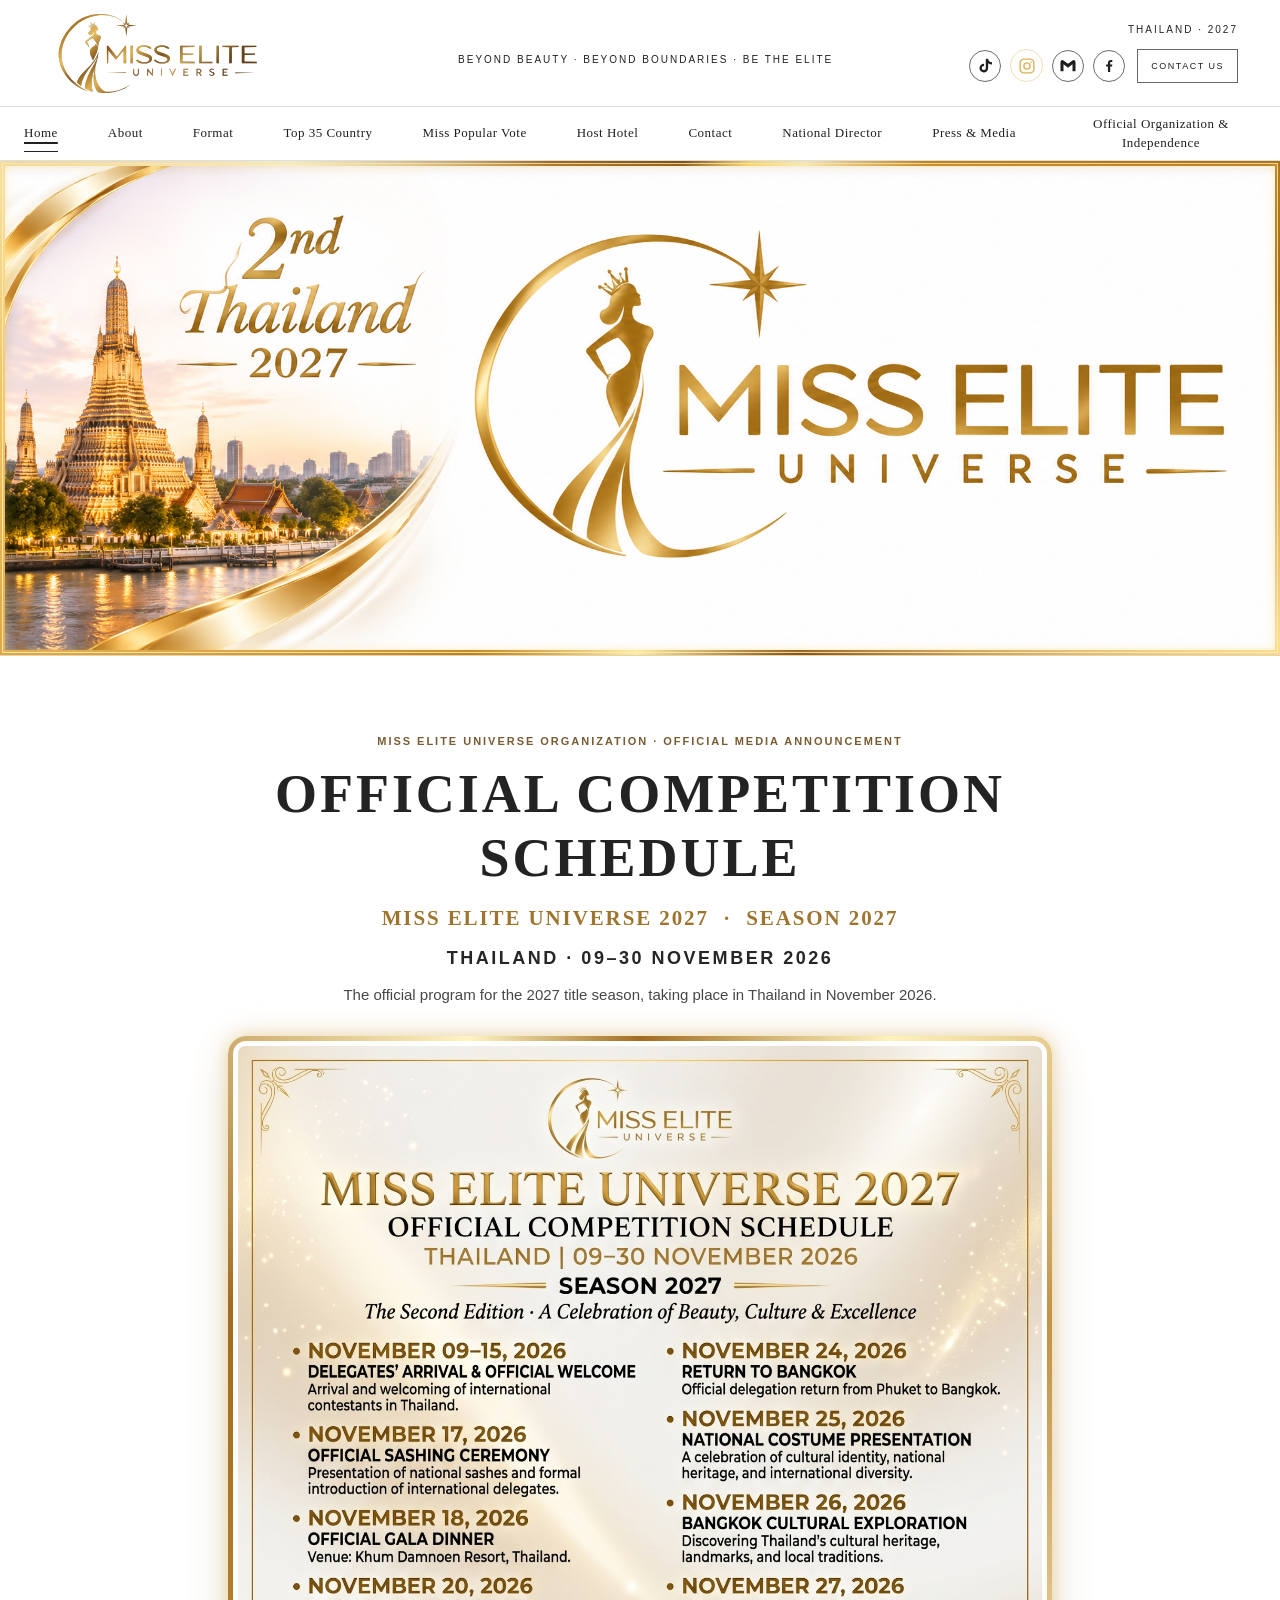
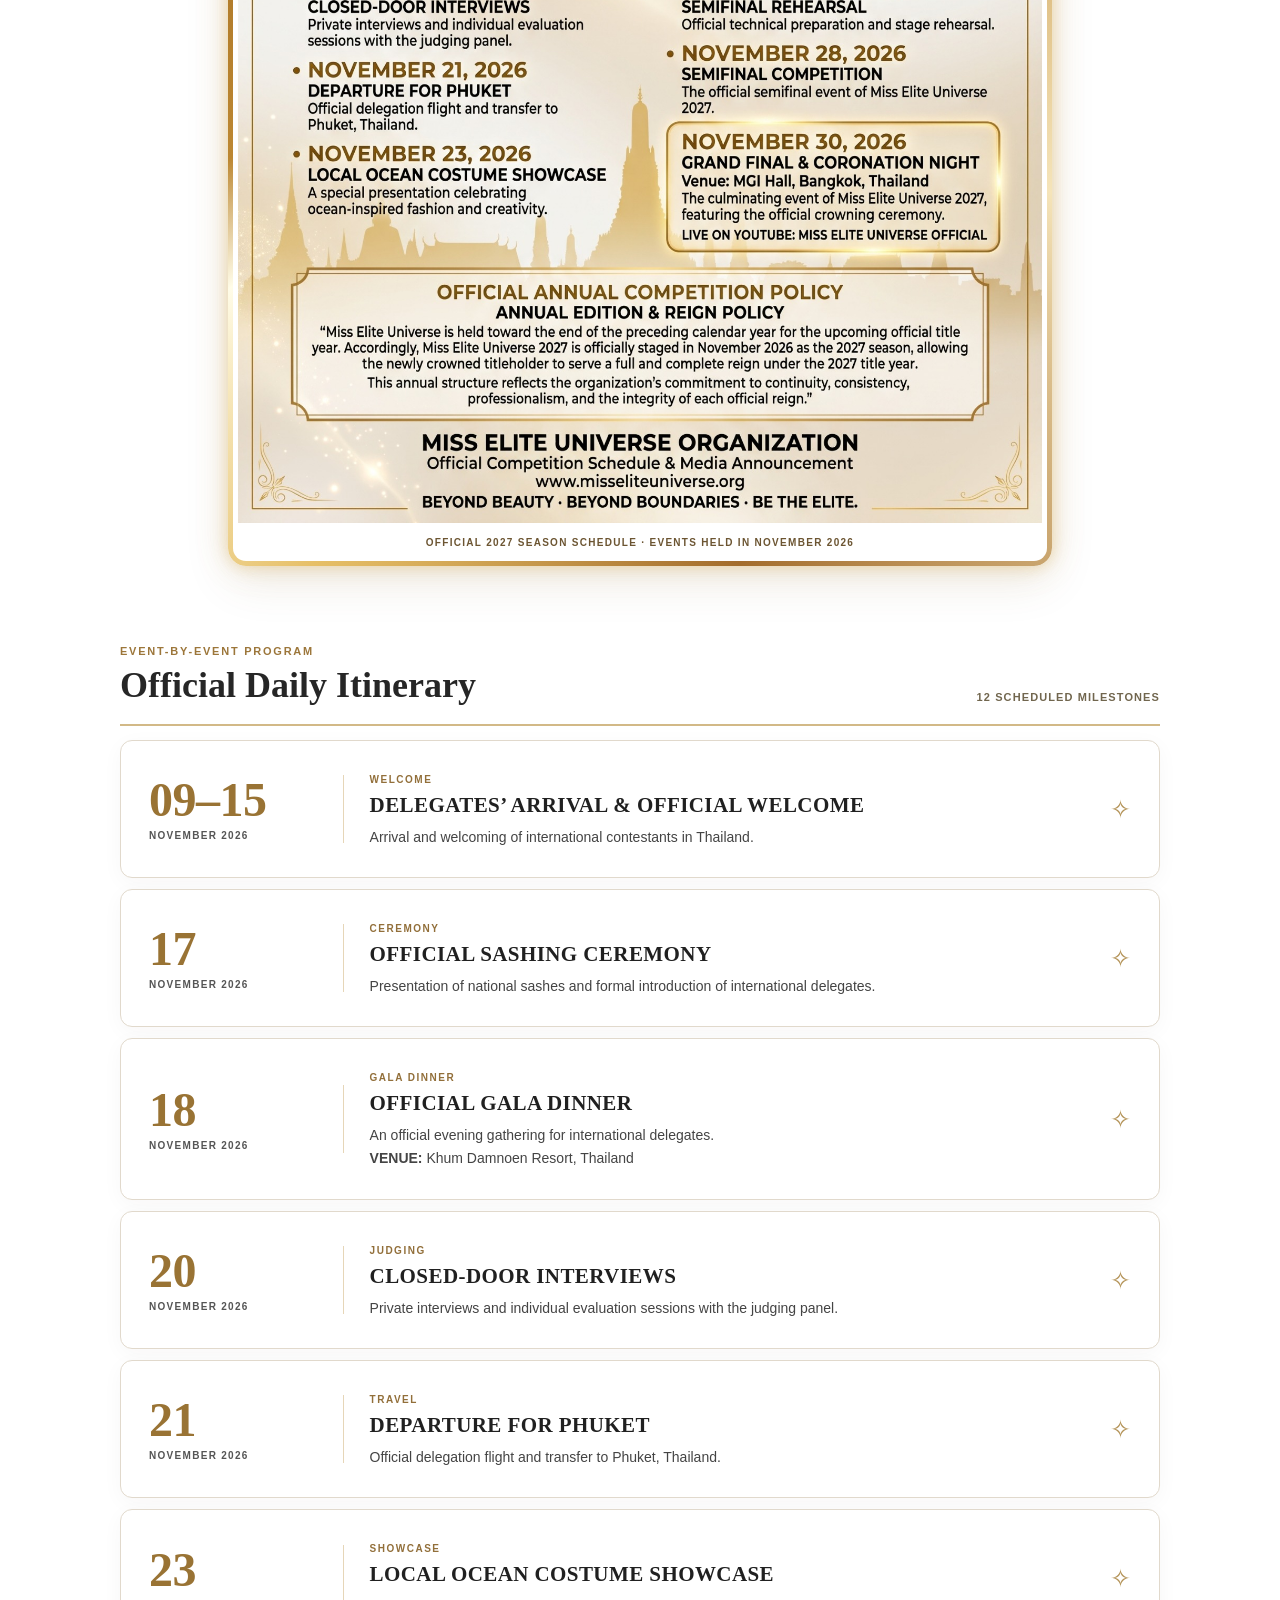
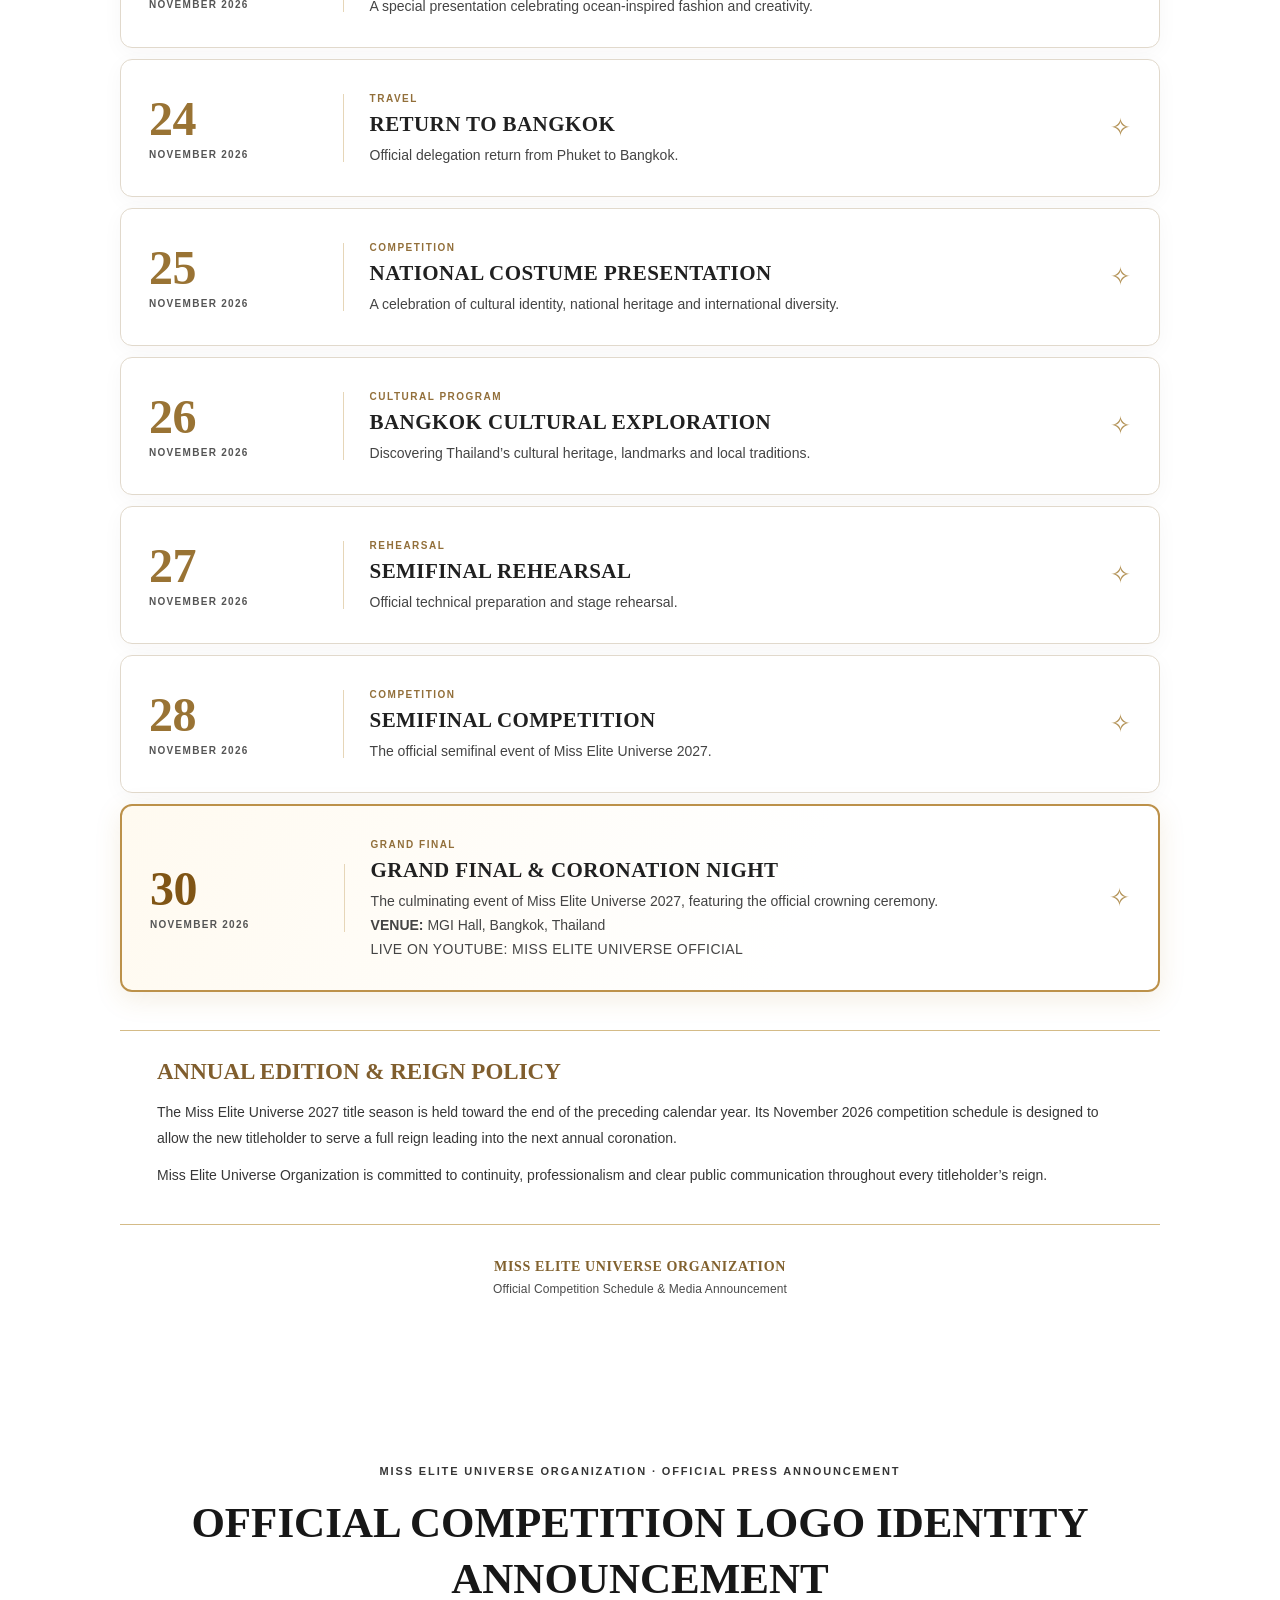
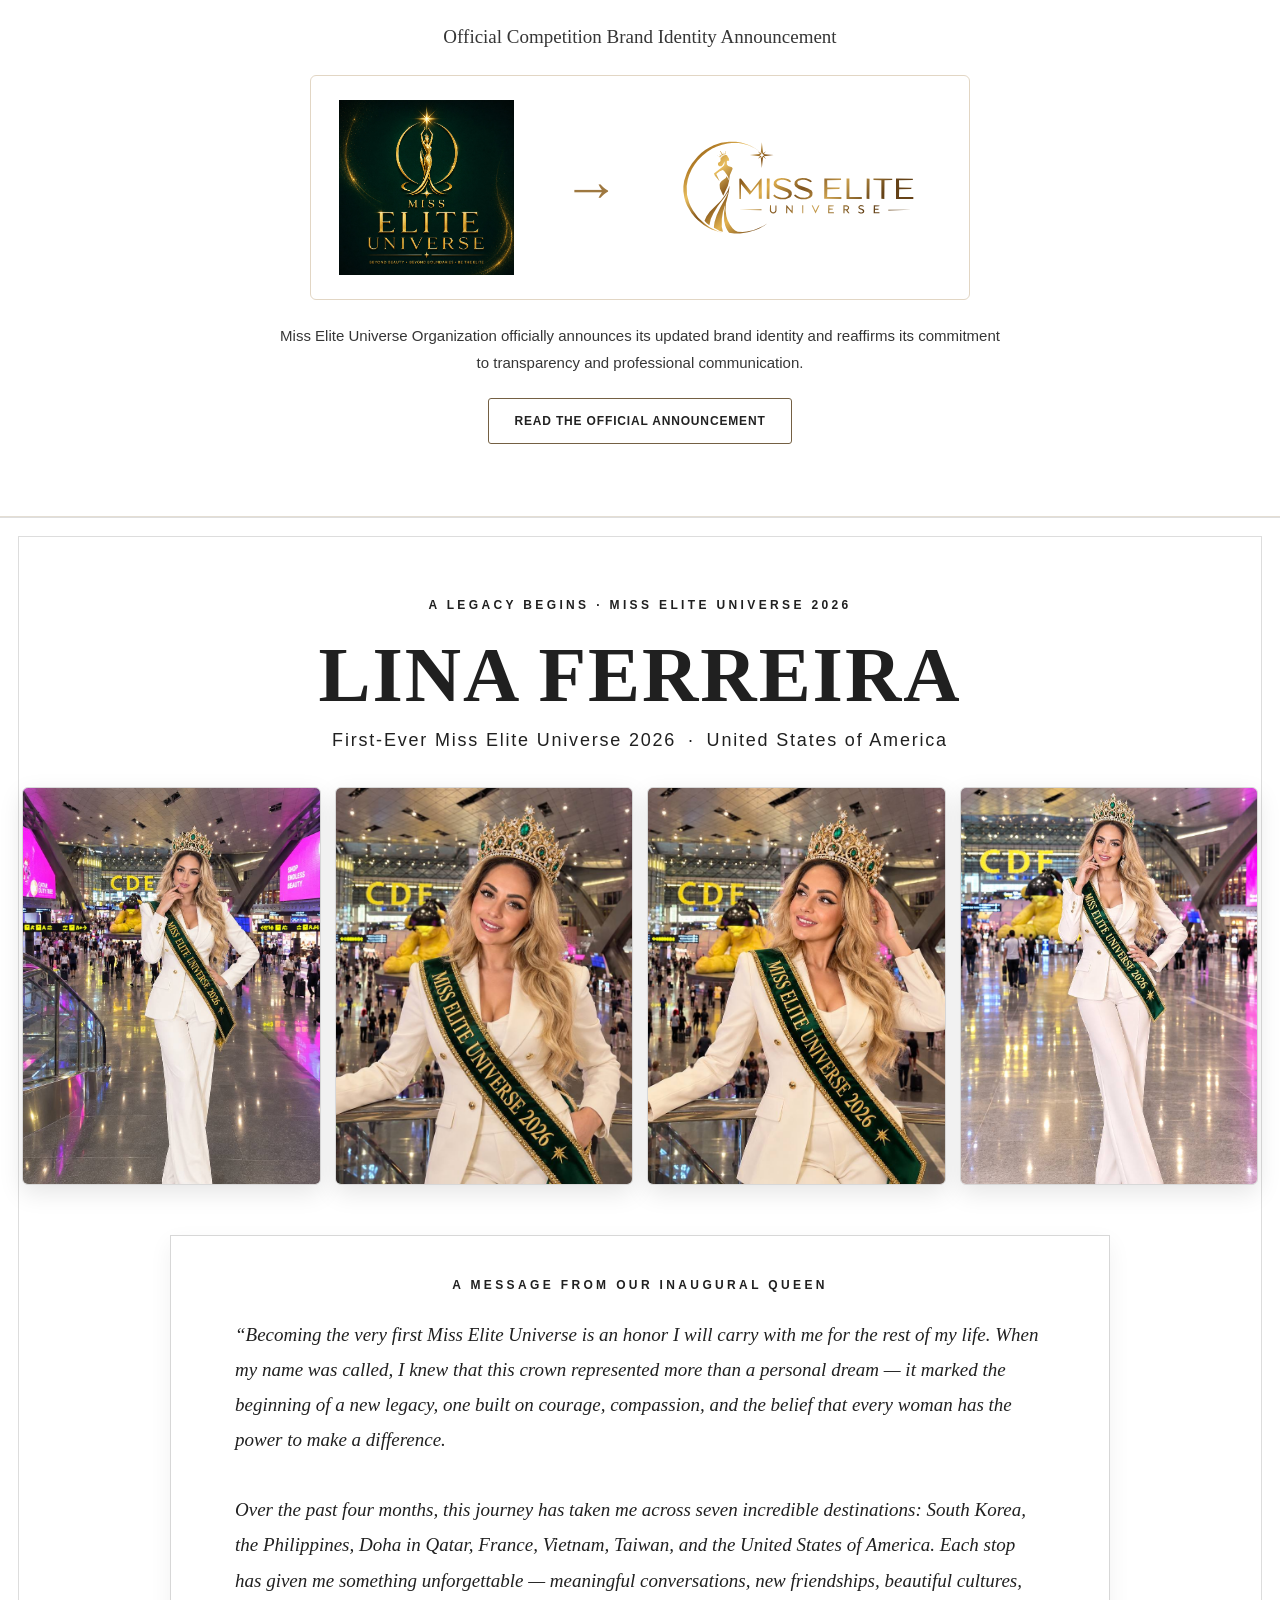
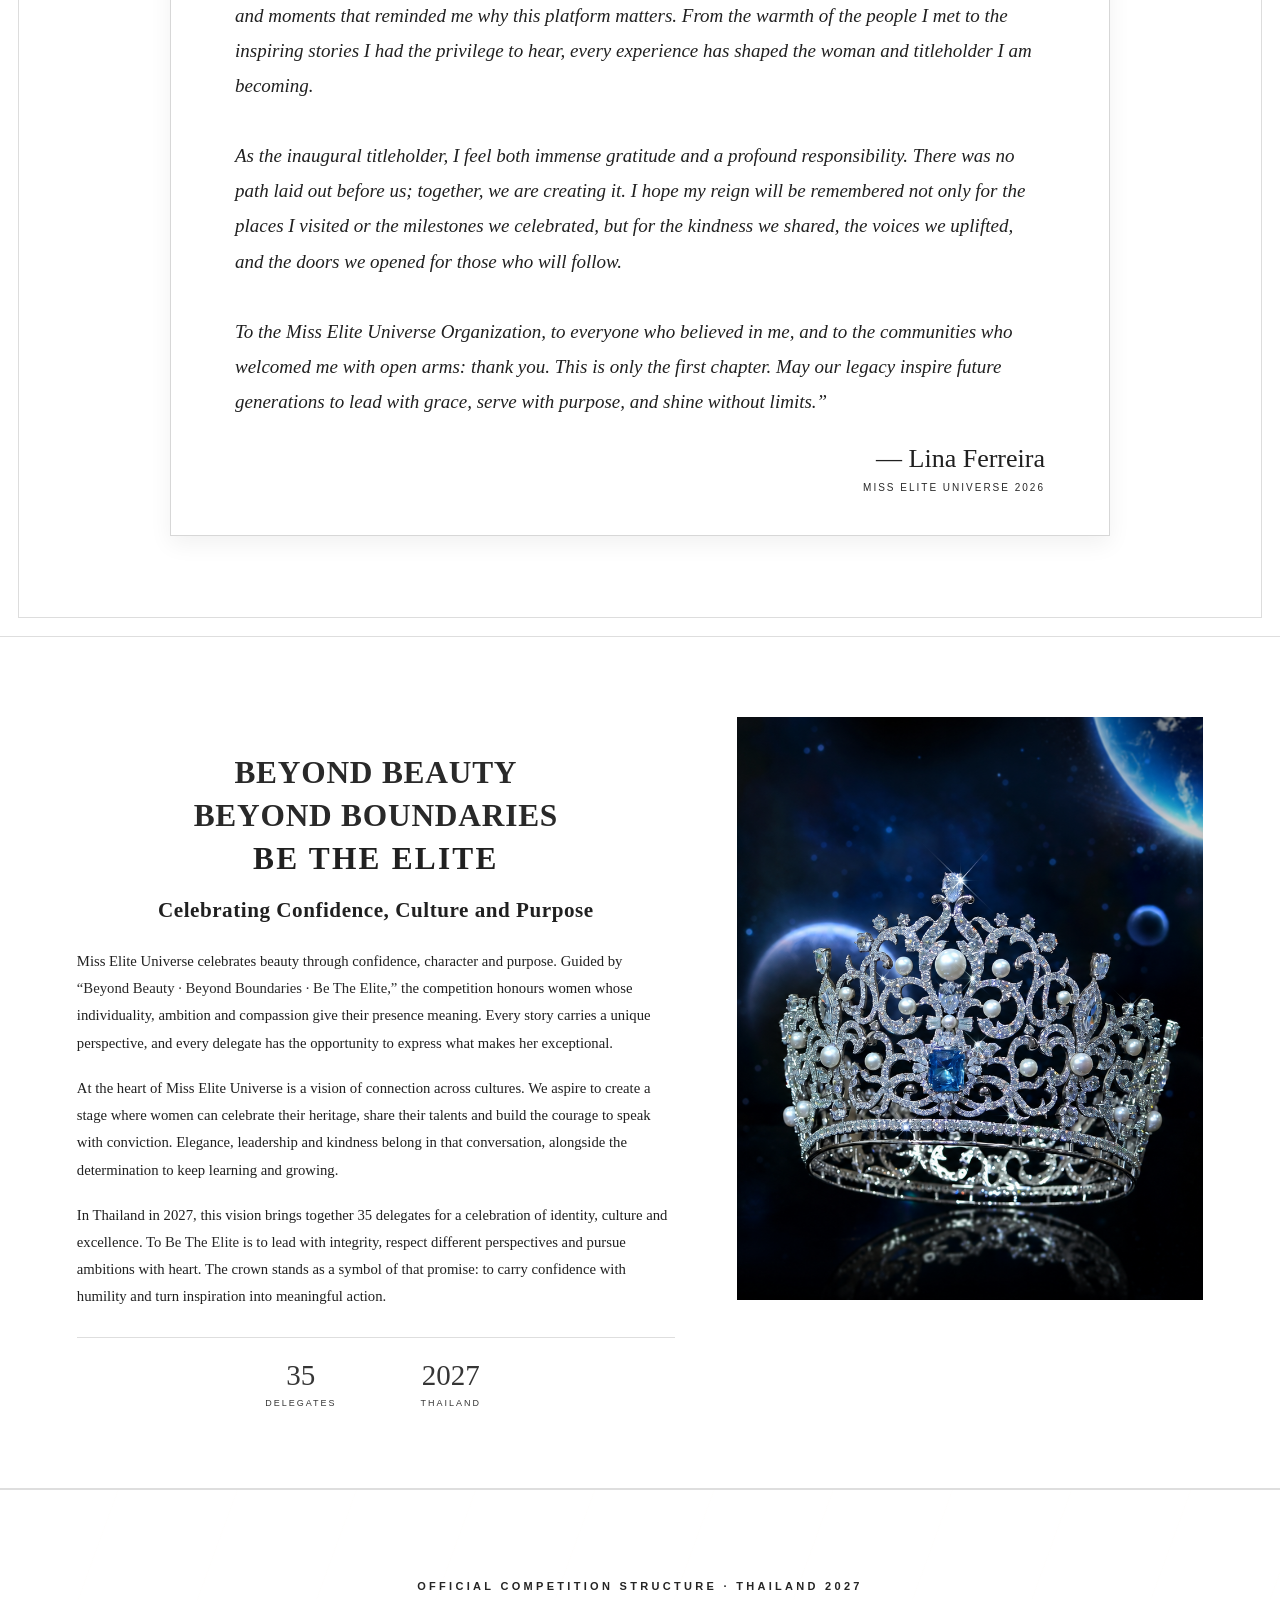
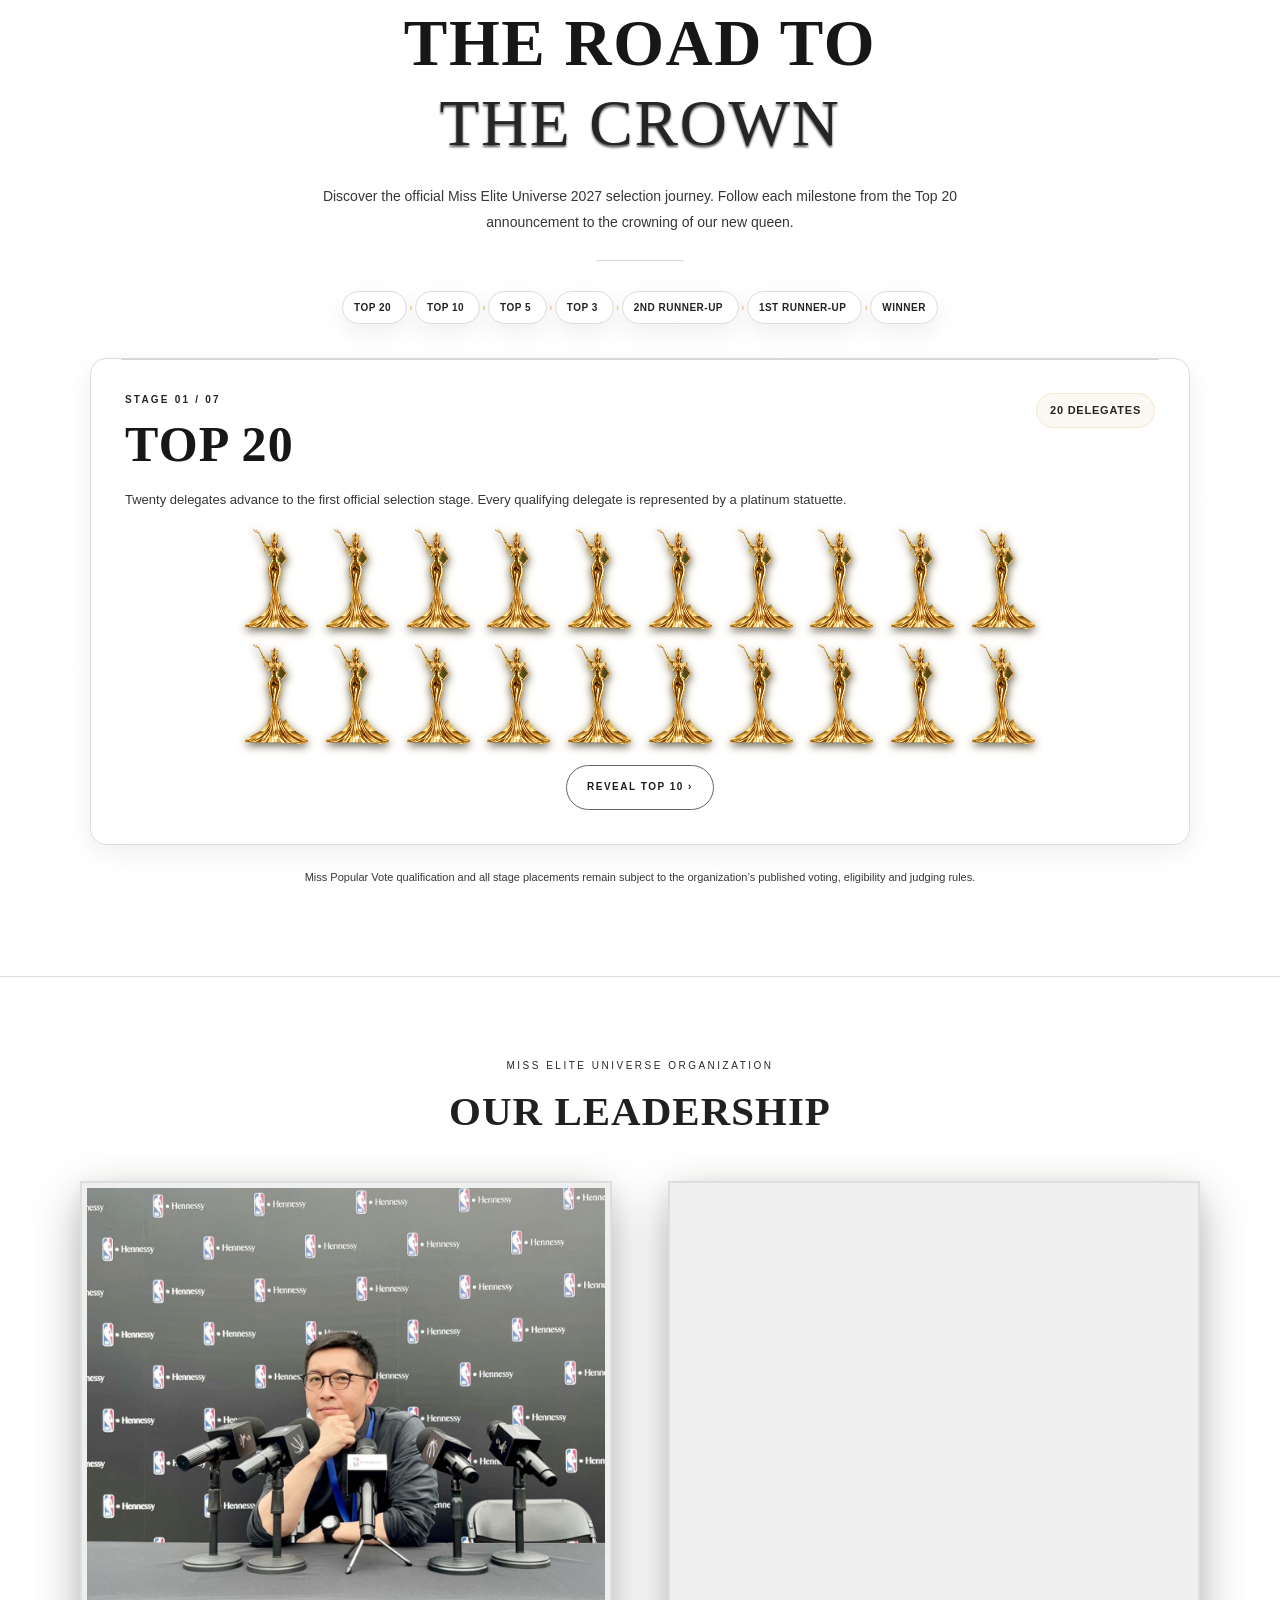
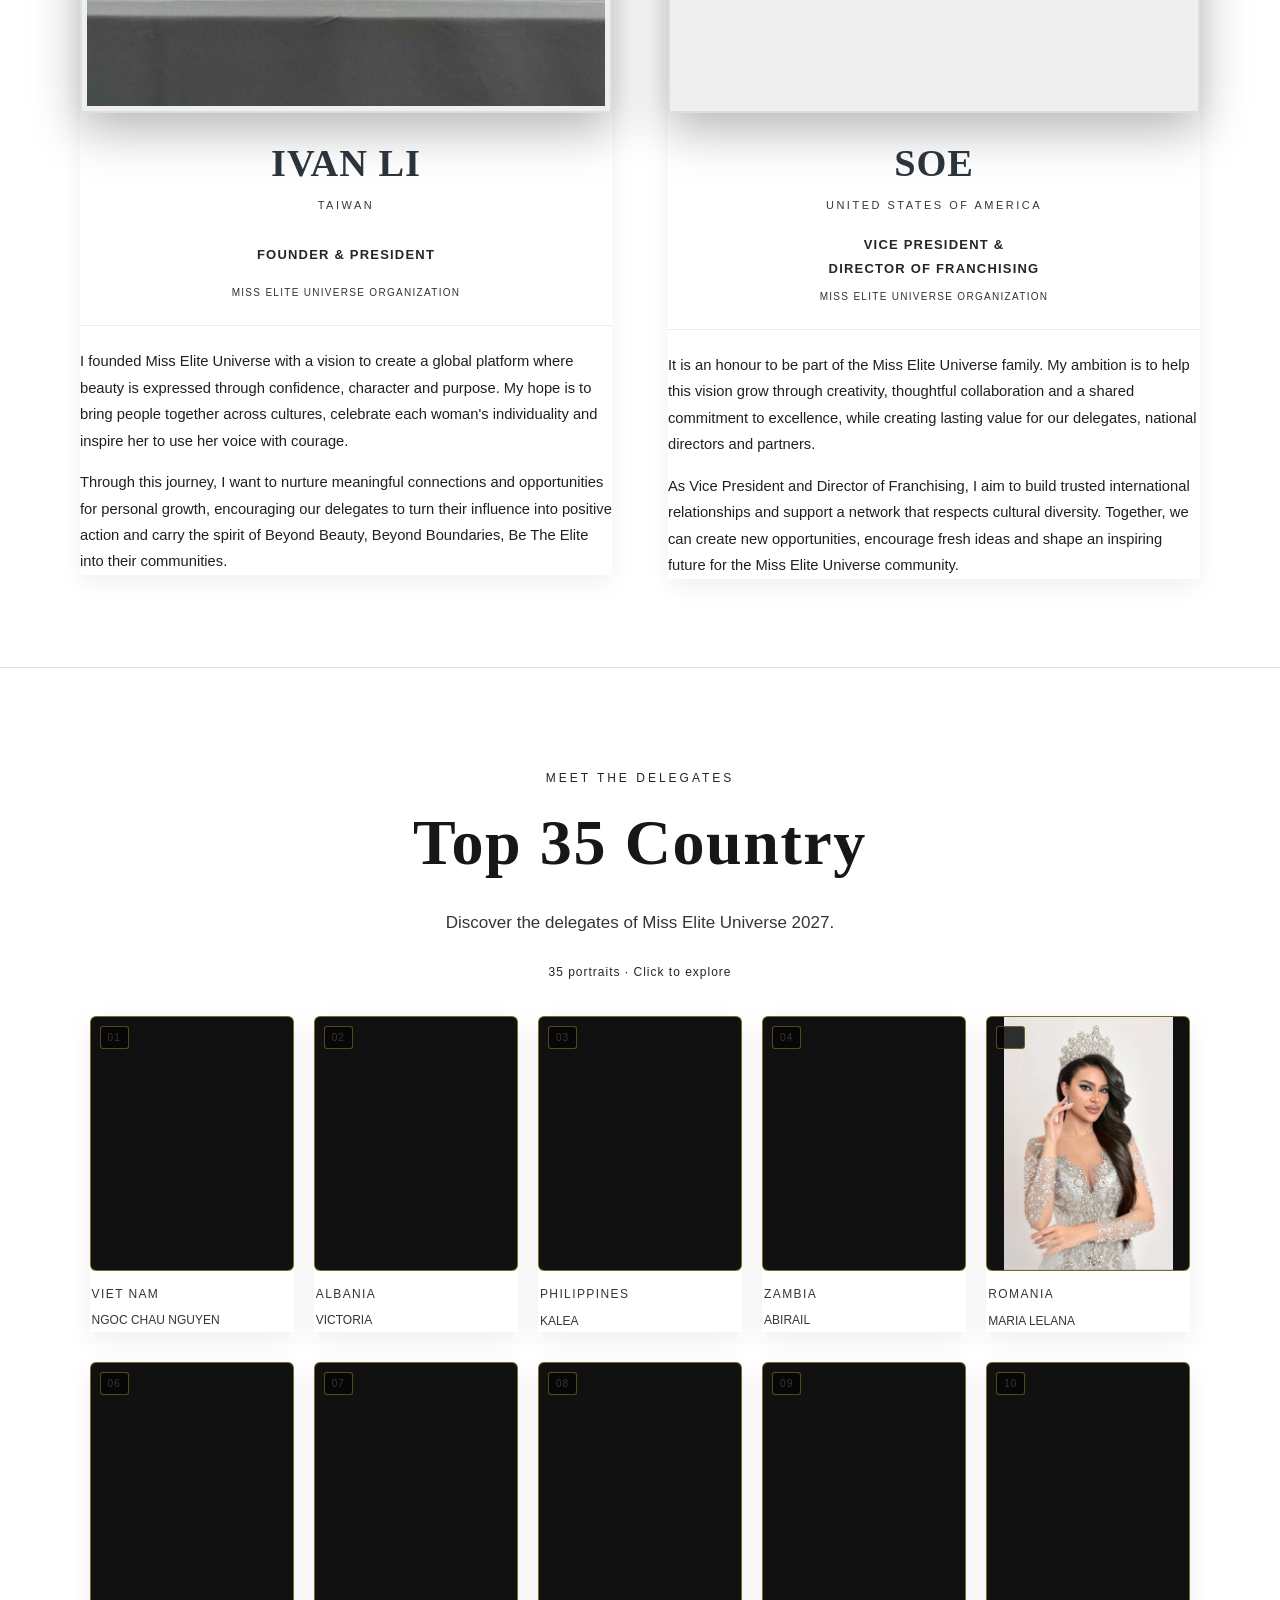
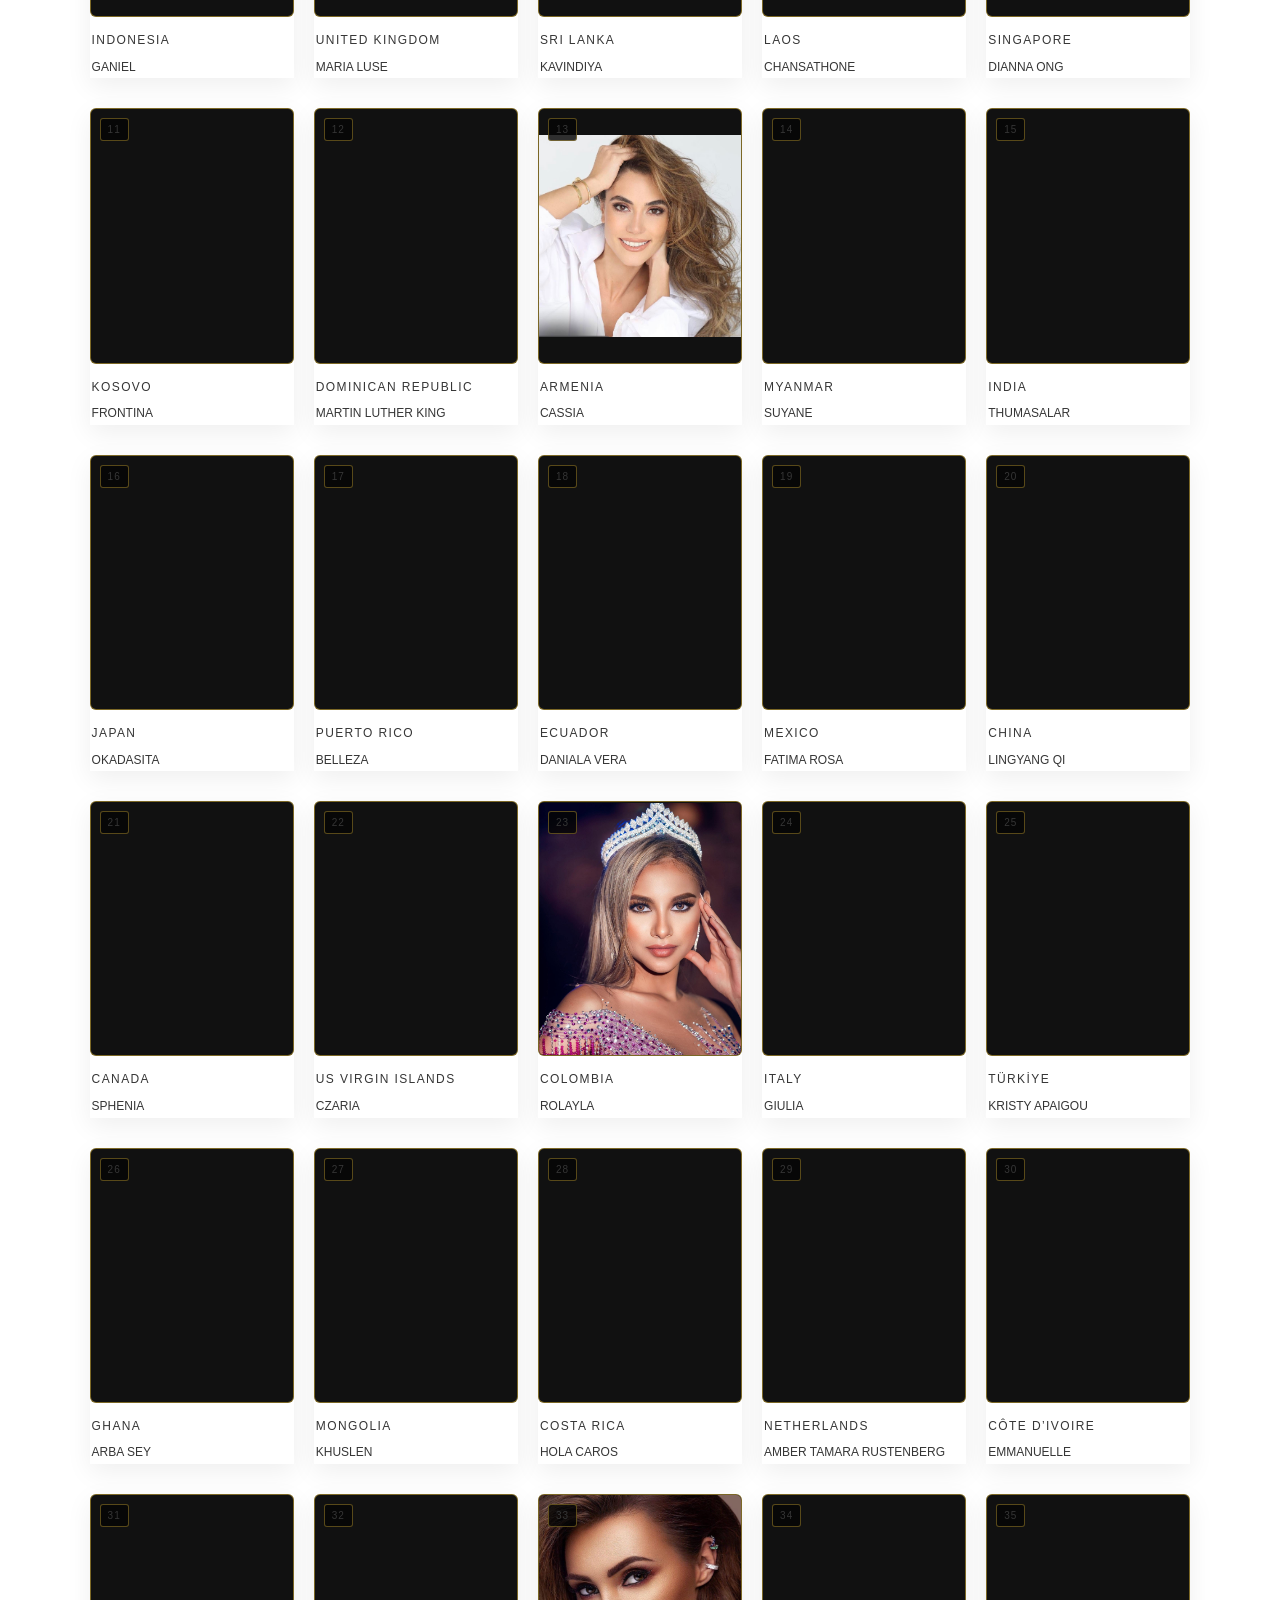
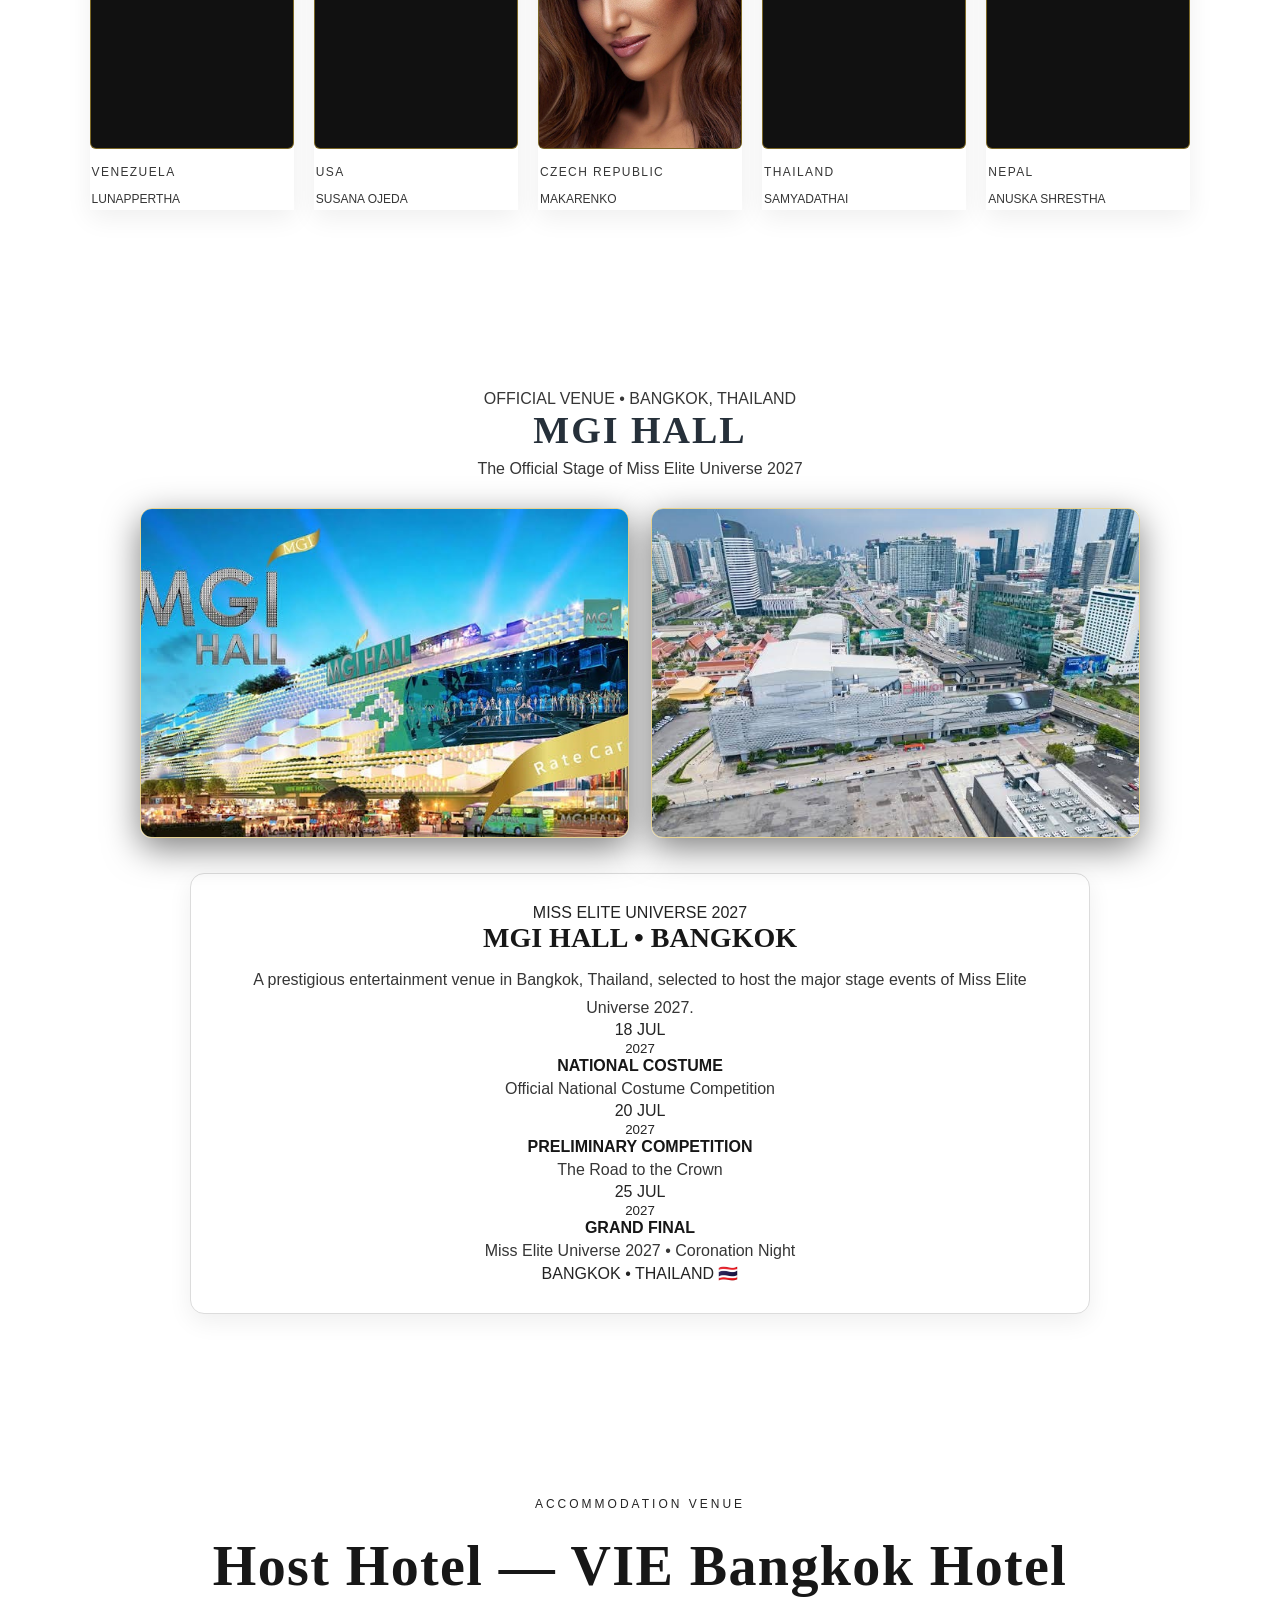
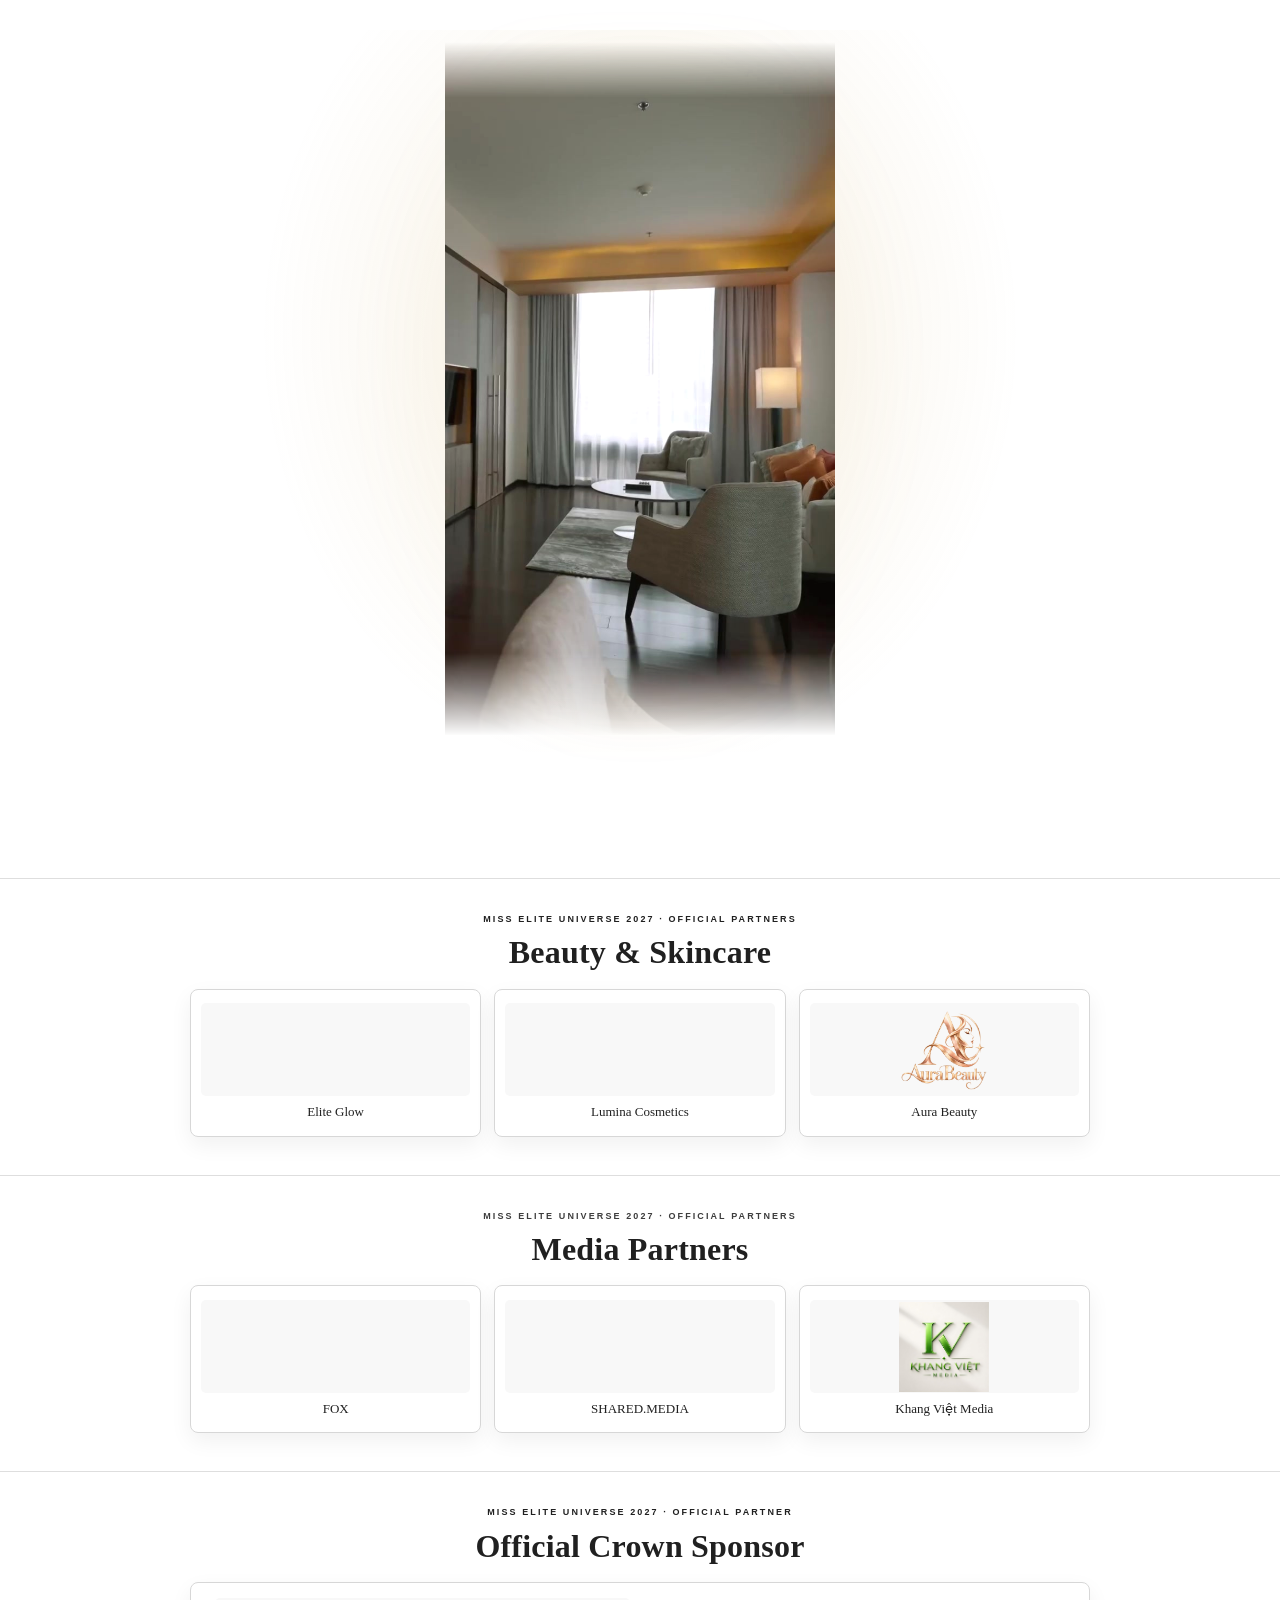
<file: index.html>
<!DOCTYPE html>
<html lang="en">

<head>
  <meta charset="UTF-8">
  <meta name="viewport" content="width=device-width, initial-scale=1.0">

  <title>Miss Elite Universe 2027 | Official Website · Thailand</title>
  <link rel="canonical" href="https://www.misseliteuniverse.org/">
  <meta property="og:type" content="website">
  <meta property="og:site_name" content="Miss Elite Universe">
  <meta property="og:title" content="Miss Elite Universe 2027 | Official Website">
  <meta property="og:description" content="Official Miss Elite Universe 2027 season in Thailand. Competition schedule: 9–30 November 2026. Discover delegates, news, and official updates.">
  <meta property="og:url" content="https://www.misseliteuniverse.org/">
  <meta property="og:image" content="https://www.misseliteuniverse.org/images/meu-thailand-2027-hero.png">
  <meta name="twitter:card" content="summary_large_image">
  <meta name="twitter:title" content="Miss Elite Universe 2027 | Official Website">
  <meta name="twitter:description" content="Miss Elite Universe 2027 in Thailand · 9–30 November 2026">
  <meta name="twitter:image" content="https://www.misseliteuniverse.org/images/meu-thailand-2027-hero.png">
  <script type="application/ld+json">{"@context":"https://schema.org","@type":"Organization","name":"Miss Elite Universe Organization","url":"https://www.misseliteuniverse.org/","logo":"https://www.misseliteuniverse.org/images/meu-gold-sharp-2027.svg","sameAs":["https://www.facebook.com/MisseliteuniverseMEU","https://www.tiktok.com/@misseliteuniverse.org"]}</script>
  <meta name="application-name" content="MISS ELITE UNIVERSE">
  <link rel="shortcut icon" href="favicon.ico?v=20261015-1709" type="image/x-icon">
  <link rel="icon" href="favicon.png?v=20261015-1709" type="image/png" sizes="32x32">


  <meta name="description"
        content="Official Miss Elite Universe 2027 in Thailand, 9–30 November 2026. Explore 35 delegates, the event schedule, national costumes, voting and Grand Final.">


 
  <style>
    * {
      box-sizing: border-box;
      margin: 0;
      padding: 0;
    }

    html {
      scroll-behavior: smooth;
    }

    body {
      background: #050505;
      color: #ffffff;
      font-family: Arial, Helvetica, sans-serif;
    }

    /* HEADER */

    header {
      position: fixed;
      top: 0;
      left: 0;
      width: 100%;
      z-index: 1000;

      display: flex;
      align-items: center;
      justify-content: space-between;

      padding: 18px 7%;

      background: rgba(0,0,0,.82);
      backdrop-filter: blur(12px);
      border-bottom: 1px solid rgba(212,175,55,.35);
    }

    .brand {
      color: #d4af37;
      font-family: Georgia, serif;
      font-size: 22px;
      letter-spacing: 2px;
      text-decoration: none;
      font-weight: bold;
    }

    nav a {
      color: white;
      text-decoration: none;
      margin-left: 25px;
      font-size: 14px;
      letter-spacing: 1px;
    }

    nav a:hover {
      color: #d4af37;
    }

    /* HERO */

    .hero {
      min-height: 100vh;
      display: flex;
      align-items: center;
      justify-content: center;

      position: relative;

      background:
        linear-gradient(
          rgba(0,0,0,.15),
          rgba(0,0,0,.85)
        ),
        none;

      background-size: cover;
      background-position: center;
    }

    .hero-content {
      text-align: center;
      padding: 30px;
      margin-top: 60px;
    }

    .hero-content h1 {
      font-family: Georgia, serif;
      color: #f3cf63;
      font-size: clamp(45px, 7vw, 100px);
      letter-spacing: 5px;
      text-shadow: 0 4px 25px #000;
    }

    .hero-content h2 {
      margin-top: 15px;
      font-family: Georgia, serif;
      font-size: clamp(25px, 4vw, 48px);
      letter-spacing: 6px;
    }

    .hero-content p {
      margin-top: 20px;
      color: #e8d594;
      letter-spacing: 4px;
      font-size: 16px;
    }

    .country {
      margin-top: 30px;
      display: inline-block;

      border: 1px solid #d4af37;
      padding: 13px 30px;

      color: #d4af37;
      letter-spacing: 4px;
    }

    /* SECTIONS */

    section.content {
      padding: 100px 7%;
      text-align: center;
    }

    .gold {
      color: #d4af37;
    }

    .section-title {
      font-family: Georgia, serif;
      font-size: clamp(35px, 5vw, 65px);
      color: #d4af37;
      margin-bottom: 25px;
    }

    .intro {
      max-width: 850px;
      margin: auto;
      color: #ccc;
      line-height: 1.9;
      font-size: 17px;
    }

    /* POSTERS */

    .poster-section {
      background:
        radial-gradient(circle at center, #251a05, #050505 65%);
    }

    .poster {
      display: block;
      width: min(100%, 800px);
      height: auto;

      margin: 45px auto 0;

      border-radius: 10px;
      border: 1px solid rgba(212,175,55,.55);

      box-shadow:
        0 20px 80px rgba(0,0,0,.7),
        0 0 35px rgba(212,175,55,.15);
    }

    /* STATS */

    .stats {
      display: flex;
      justify-content: center;
      gap: 70px;
      flex-wrap: wrap;
      margin-top: 50px;
    }

    .stat strong {
      display: block;
      color: #d4af37;
      font-family: Georgia, serif;
      font-size: 55px;
    }

    .stat span {
      color: #aaa;
      text-transform: uppercase;
      letter-spacing: 2px;
      font-size: 12px;
    }

    /* FOOTER */

    footer {
      border-top: 1px solid rgba(212,175,55,.3);
      padding: 55px 20px;
      text-align: center;
      background: #020202;
    }

    footer h3 {
      color: #d4af37;
      font-family: Georgia, serif;
      font-size: 25px;
      letter-spacing: 3px;
    }

    footer p {
      margin-top: 15px;
      color: #aaa;
      line-height: 1.8;
    }

    footer a {
      color: #d4af37;
      text-decoration: none;
    }

    .copyright {
      margin-top: 35px;
      font-size: 12px;
      color: #666;
    }

    /* MOBILE */

    @media (max-width: 700px) {

      header {
        justify-content: center;
        padding: 16px;
      }

      nav {
        display: none;
      }

      .brand {
        font-size: 17px;
      }

      .hero {
        min-height: 90vh;
      }

      section.content {
        padding: 70px 20px;
      }

      .stats {
        gap: 35px;
      }

      .stat strong {
        font-size: 42px;
      }
    }

    /* ===== MGI HALL VENUE ===== */

.venue-section {
    max-width: 1100px;
    margin: 0 auto;
    padding: 80px 25px;
    text-align: center;
}

.venue-section h2 {
    color: #d4af37;
    font-family: Georgia, serif;
    font-size: 38px;
    margin-bottom: 8px;
    letter-spacing: 2px;
}

.venue-section p,
.venue-section .venue-subtitle {
    color: #d4af37;
}

.venue-gallery {
    display: grid;
    grid-template-columns: 1fr 1fr;
    gap: 22px;
    max-width: 1000px;
    margin: 30px auto;
}

.venue-image {
    width: 100%;
    height: 330px;
    overflow: hidden;
    border-radius: 12px;
    border: 1px solid rgba(212, 175, 55, 0.55);
    box-shadow: 0 10px 35px rgba(0,0,0,0.5);
}

.venue-image img {
    width: 100%;
    height: 100%;
    object-fit: cover;
    display: block;
}

.venue-card {
    max-width: 900px;
    margin: 35px auto 0;
    padding: 30px;
    border: 1px solid rgba(212,175,55,0.45);
    background: linear-gradient(
        145deg,
        rgba(212,175,55,0.10),
        rgba(10,10,10,0.95)
    );
    border-radius: 14px;
    text-align: center;
}

.venue-card h3 {
    color: #d4af37;
    font-family: Georgia, serif;
    font-size: 28px;
    margin-bottom: 12px;
}

.venue-card p {
    color: #eeeeee;
    line-height: 1.7;
}

@media (max-width: 700px) {
    .venue-section {
        padding: 55px 18px;
    }

    .venue-gallery {
        grid-template-columns: 1fr;
    }

    .venue-image {
        height: 250px;
    }

    .venue-section h2 {
        font-size: 30px;
    }
}

  </style>
  <style id="top35-styles">
/* Delegate gallery, matched to the existing black-and-gold website. */
.top35-cta{display:table;margin:25px auto 0;padding:12px 23px;border:1px solid #d4af37;border-radius:4px;color:#f3cf63;text-decoration:none;font-size:13px;letter-spacing:1px;background:rgba(0,0,0,.35)}
.top35-cta span{margin-left:12px}.top35-cta:hover{background:#d4af37;color:#050505}
.top35-section{scroll-margin-top:110px;background:radial-gradient(ellipse at top,#211906 0,#050505 65%)}
.top35-eyebrow{font-size:12px;letter-spacing:3px;margin-bottom:15px}
.top35-count{color:#b7aa87;font-size:12px;letter-spacing:1px;margin-top:24px;min-height:15px}
.top35-grid{display:grid;grid-template-columns:repeat(5,minmax(0,1fr));gap:30px 20px;max-width:1450px;margin:32px auto 0;text-align:left}
.top35-card{min-width:0;margin:0}.top35-photo{position:relative;display:block;width:100%;padding:0;aspect-ratio:4/5;overflow:hidden;border:1px solid rgba(212,175,55,.55);border-radius:6px;background:#111;color:#fff;cursor:pointer;transition:border-color .25s,box-shadow .25s}
.top35-photo img{display:block;width:100%;height:100%;object-fit:contain;transition:transform .3s}
.top35-photo:hover{border-color:#f3cf63;box-shadow:0 10px 35px rgba(212,175,55,.12)}.top35-photo:hover img{transform:scale(1.025)}
.top35-number{position:absolute;top:9px;left:9px;background:rgba(5,5,5,.82);border:1px solid rgba(212,175,55,.4);border-radius:3px;color:#f3cf63;font-size:10px;letter-spacing:1px;padding:5px 7px}
.top35-card figcaption{padding:13px 2px 0}.top35-country{font-size:12px;font-weight:normal;color:#d4af37;letter-spacing:1.4px;text-transform:uppercase;overflow-wrap:anywhere}.top35-name{font-size:12px;color:#ccc;line-height:1.6;margin-top:5px;overflow-wrap:anywhere}
.top35-empty{max-width:700px;margin:24px auto 0;padding:35px 20px;border:1px solid rgba(212,175,55,.25);border-radius:6px;color:#bdb59f;line-height:1.8;font-size:14px}.top35-empty[hidden]{display:none}
.top35-viewer{width:min(1000px,96vw);max-height:96dvh;margin:auto;padding:18px;border:1px solid #8c742d;border-radius:8px;background:#0b0b0b;color:white;overflow:auto}
.top35-viewer::backdrop{background:rgba(0,0,0,.92);backdrop-filter:blur(6px)}.top35-viewer-bar{display:flex;justify-content:space-between;align-items:center;gap:16px;margin-bottom:14px}.top35-viewer-bar p{font-size:12px;color:#c8bb94}.top35-viewer-controls{display:flex;gap:8px}.top35-viewer-controls button{min-width:42px;min-height:40px;padding:8px 13px;border:1px solid #68572e;border-radius:4px;background:#17150e;color:#f3cf63;font:inherit;cursor:pointer}.top35-viewer-controls button:disabled{opacity:.4;cursor:default}
#top35-viewer-image{display:block;width:100%;height:73dvh;object-fit:contain}.top35-viewer-label{text-align:center;margin-top:14px;font-size:13px;color:#d4af37;line-height:1.7;letter-spacing:1px}
.top35-photo:focus-visible,.top35-cta:focus-visible,.top35-viewer button:focus-visible{outline:3px solid #f3cf63;outline-offset:5px}
@media(min-width:701px) and (max-width:1350px){header nav{display:flex;flex-wrap:wrap;justify-content:flex-end;gap:10px 17px;margin-left:25px}header nav a{margin-left:0;font-size:12px}}
@media(max-width:1100px){.top35-grid{grid-template-columns:repeat(4,minmax(0,1fr));gap:26px 17px}}
@media(max-width:850px){.top35-grid{grid-template-columns:repeat(3,minmax(0,1fr))}}
@media(max-width:600px){.top35-grid{grid-template-columns:repeat(2,minmax(0,1fr));gap:25px 13px;margin-top:26px}.top35-eyebrow{font-size:10px}.top35-country{font-size:11px}.top35-name{font-size:11px}.top35-number{top:6px;left:6px;font-size:9px}.top35-viewer{padding:12px}#top35-viewer-image{height:72dvh}.top35-section{scroll-margin-top:75px}}
@media(prefers-reduced-motion:reduce){.top35-photo,.top35-photo img{transition:none}}
  </style>

  <style id="host-hotel-styles">
    #hotel{scroll-margin-top:120px;background:radial-gradient(ellipse at center,#241b07 0,#050505 68%)}
    #hotel .hotel-eyebrow{font-size:12px;letter-spacing:3px;margin-bottom:16px}
    #hotel .section-title{max-width:1000px;margin:0 auto 30px;font-size:clamp(30px,4.5vw,56px);line-height:1.25}
    #hotel .hotel-video-frame{width:min(100%,360px);margin:0 auto;overflow:hidden;border-radius:12px;border:1px solid rgba(212,175,55,.6);background:#080808;box-shadow:0 18px 60px rgba(0,0,0,.6),0 0 30px rgba(212,175,55,.1)}
    #hotel video{display:block;width:100%;height:auto;aspect-ratio:9/16;object-fit:contain;background:#080808}
    #hotel video:focus-visible{outline:3px solid #f3cf63;outline-offset:-4px}
    @media(max-width:700px){#hotel{scroll-margin-top:75px}#hotel .hotel-eyebrow{font-size:10px;letter-spacing:2px}#hotel .section-title{font-size:32px}}
  </style>
<style id="meu-header-styles">
:root{--meu-green:#0c2b23;--meu-deep:#061d17;--meu-gold:#dfc27f;--meu-soft-gold:#ead8ac;--meu-line:rgba(223,194,127,.25)}
body{background:var(--meu-deep);color:#f6f3e9}
.meu-header{position:sticky;top:0;left:auto;display:block;width:100%;padding:0;background:var(--meu-green);border-bottom:1px solid var(--meu-line);backdrop-filter:none;z-index:1000;box-shadow:0 6px 28px rgba(0,0,0,.16)}
.meu-masthead{display:grid;grid-template-columns:180px minmax(0,1fr) 180px;align-items:center;gap:22px;max-width:1500px;min-height:134px;margin:0 auto;padding:12px 42px}
.meu-logo{display:inline-flex;align-items:center;width:108px;text-decoration:none}
.meu-logo img{display:block;width:108px;height:108px;object-fit:contain}
.meu-wordmark{display:block;justify-self:center;text-align:center;text-decoration:none;color:var(--meu-soft-gold);font-family:Georgia,'Times New Roman',serif;line-height:1}
.meu-wordmark-main{display:block;font-size:42px;font-weight:400;letter-spacing:3.7px;white-space:nowrap}
.meu-wordmark-sub{display:block;font-size:29px;font-weight:400;letter-spacing:8px;padding-left:8px;margin-top:5px;white-space:nowrap}
.meu-wordmark-tagline{display:block;margin-top:13px;color:#c9b98f;font:8px/1.4 Arial,Helvetica,sans-serif;letter-spacing:1.55px;white-space:nowrap}
.meu-actions{display:flex;flex-direction:column;align-items:flex-end;justify-self:end;gap:14px}
.meu-edition{font-size:10px;color:#caba91;letter-spacing:2px;white-space:nowrap}
.meu-action-links{display:flex;align-items:center;gap:12px}
.meu-social{display:inline-flex;align-items:center;justify-content:center;width:32px;height:32px;color:var(--meu-gold);border:1px solid var(--meu-line);border-radius:50%;transition:background .2s,color .2s}
.meu-social svg{display:block;width:16px;height:16px;fill:currentColor}
.meu-social:hover{background:var(--meu-gold);color:var(--meu-deep)}
.meu-contact{display:inline-flex;align-items:center;justify-content:center;min-height:34px;padding:8px 13px;color:var(--meu-gold);border:1px solid rgba(223,194,127,.5);text-decoration:none;font-size:9px;letter-spacing:1.5px;white-space:nowrap;transition:background .2s,color .2s}
.meu-contact:hover{background:var(--meu-gold);color:var(--meu-deep)}
.meu-nav-row{border-top:1px solid rgba(223,194,127,.1);background:#0a251e}
.meu-header .meu-primary-nav{display:flex;align-items:center;justify-content:space-between;flex-wrap:nowrap;gap:28px;max-width:1280px;min-height:53px;margin:0 auto;padding:0 26px;overflow:visible}
.meu-header .meu-primary-nav a{position:relative;display:flex;align-items:center;justify-content:center;min-height:53px;margin:0;padding:3px 0;color:#f2eddf;text-decoration:none;font-family:Georgia,'Times New Roman',serif;font-weight:400;font-size:13px;letter-spacing:.5px;line-height:1.2;white-space:nowrap;transition:color .2s}
.meu-header .meu-primary-nav a::after{content:'';position:absolute;left:0;right:0;bottom:8px;height:1px;background:var(--meu-gold);transform:scaleX(0);transition:transform .2s}
.meu-header .meu-primary-nav a:hover,.meu-header .meu-primary-nav a.is-active{color:var(--meu-gold)}
.meu-header .meu-primary-nav a:hover::after,.meu-header .meu-primary-nav a.is-active::after{transform:scaleX(1)}
.meu-menu-button{display:none}
.meu-header a:focus-visible,.meu-header button:focus-visible{outline:2px solid #efdba7;outline-offset:5px}
.hero{min-height:calc(100svh - 188px);padding:72px 24px 84px;background-image:linear-gradient(90deg,rgba(3,25,19,.84),rgba(3,25,19,.68),rgba(3,25,19,.8)),none;background-position:center;background-size:cover;background-repeat:no-repeat}
.hero .hero-content{width:100%;max-width:1160px;margin:0;padding:0;text-align:center}
.hero .hero-content h1{font-size:clamp(40px,5.3vw,76px);line-height:1.12;letter-spacing:3px;color:#f1d991;text-shadow:0 3px 25px rgba(0,0,0,.45)}
.hero .hero-content h2{margin-top:22px;font-size:clamp(25px,3vw,38px);letter-spacing:9px;color:#fff9e8}
.hero .hero-content p{max-width:800px;margin:22px auto 0;font-size:12px;line-height:1.9;letter-spacing:2.7px;color:#e0d0a7}
.hero .country{margin-top:29px;padding:11px 23px;border-color:rgba(223,194,127,.8);color:#ead59d;font-size:12px;letter-spacing:3px;background:rgba(5,29,22,.25)}
.hero .top35-cta{margin-top:25px;padding:13px 24px;border-color:var(--meu-gold);border-radius:2px;background:var(--meu-gold);color:#0b2c21;font-size:11px;font-weight:600;letter-spacing:1.2px;text-shadow:none}
.hero .top35-cta:hover{background:#f1db9f;border-color:#f1db9f;color:#0b2c21}
.poster-section{background:radial-gradient(ellipse at top,#12382a,var(--meu-deep) 72%)}
.top35-section{background:linear-gradient(180deg,#0a2b22,var(--meu-deep));scroll-margin-top:205px}
#hotel{background:radial-gradient(ellipse at center,#12382a,var(--meu-deep) 72%);scroll-margin-top:205px}
#about,#2027,#schedule,#venue,#contact{scroll-margin-top:205px}
.venue-card{background:linear-gradient(145deg,rgba(223,194,127,.1),rgba(4,24,18,.97))}
footer{background:#041710;border-top-color:var(--meu-line)}
@media(min-width:801px) and (max-width:1150px){.meu-masthead{grid-template-columns:150px minmax(0,1fr) 150px;padding:12px 28px;gap:18px}.meu-header .meu-primary-nav{gap:19px;padding:0 18px}.meu-header .meu-primary-nav a{font-size:11px;letter-spacing:.2px}.meu-wordmark-tagline{font-size:7px;letter-spacing:1px}.meu-contact{padding:8px 10px}.meu-action-links{gap:8px}}
@media(max-width:800px){
  .meu-masthead{grid-template-columns:70px minmax(0,1fr) 70px;gap:12px;min-height:92px;padding:11px 20px}
  .meu-logo,.meu-logo img{width:68px;height:68px}
  .meu-wordmark-main{font-size:27px;letter-spacing:2px}
  .meu-wordmark-sub{font-size:20px;letter-spacing:5px;padding-left:5px;margin-top:4px}
  .meu-wordmark-tagline,.meu-edition,.meu-action-links{display:none}
  .meu-actions{justify-content:center;align-items:flex-end}
  .meu-menu-button{display:none;align-items:center;justify-content:center;width:42px;height:42px;border:1px solid rgba(223,194,127,.45);border-radius:3px;background:transparent;color:var(--meu-gold);cursor:pointer}
  .meu-menu-button svg{width:21px;height:21px;stroke:currentColor;stroke-width:1.5;fill:none}
  .meu-menu-button .meu-close-icon{display:none}
  .meu-menu-button[aria-expanded=true] .meu-open-icon{display:none}
  .meu-menu-button[aria-expanded=true] .meu-close-icon{display:block}
  .meu-header .meu-primary-nav{display:grid;grid-template-columns:repeat(2,minmax(0,1fr));align-items:stretch;justify-content:initial;gap:0;min-height:0;max-width:none;padding:9px 16px 14px}
  .meu-header .meu-primary-nav a{justify-content:flex-start;min-height:45px;padding:10px 12px;font-size:12px;letter-spacing:.4px}
  .meu-header .meu-primary-nav a::after{left:12px;right:12px;bottom:5px}
  .meu-menu-ready .meu-menu-button:not([hidden]){display:inline-flex}
  .meu-menu-ready .meu-nav-row{position:absolute;left:0;right:0;top:100%;display:none;max-height:calc(100dvh - 92px);overflow:auto;border-bottom:1px solid var(--meu-line);box-shadow:0 18px 24px rgba(0,0,0,.25)}
  .meu-menu-ready .meu-nav-row.is-open{display:block}
  .hero{min-height:calc(100svh - 92px);padding:55px 22px 65px;background-position:center}
  .hero .hero-content h1{font-size:clamp(38px,7vw,57px);letter-spacing:1.6px}
  .hero .hero-content h2{margin-top:19px;letter-spacing:7px}
  .hero .hero-content p{max-width:540px;font-size:10px;letter-spacing:1.7px}
  .top35-section,#hotel,#about,#2027,#schedule,#venue,#contact{scroll-margin-top:110px}
}
@media(max-width:480px){.meu-masthead{grid-template-columns:62px minmax(0,1fr) 62px;gap:9px;padding:10px 14px;min-height:84px}.meu-logo,.meu-logo img{width:60px;height:60px}.meu-wordmark-main{font-size:21px;letter-spacing:1.5px}.meu-wordmark-sub{font-size:17px;letter-spacing:3.8px;padding-left:3.8px}.hero{min-height:calc(100svh - 84px)}.hero .hero-content p{font-size:9px;letter-spacing:1.5px}.meu-menu-ready .meu-nav-row{max-height:calc(100dvh - 84px)}}
@media(prefers-reduced-motion:reduce){.meu-header a,.meu-header a::after{transition:none}}
</style>
<style id="vote-page-link-styles">
.popular-hero-cta{display:table;margin:15px auto 0;padding:9px 4px;color:#eddaa7;font-size:11px;letter-spacing:1.5px;text-decoration:none;border-bottom:1px solid rgba(223,194,127,.5)}
.popular-hero-cta span{margin-left:10px}.popular-hero-cta:hover{color:#fff4cf;border-bottom-color:#fff4cf}
.popular-hero-cta:focus-visible{outline:2px solid #efdb9f;outline-offset:4px}
@media(min-width:801px){.meu-header .meu-primary-nav{max-width:1440px;gap:clamp(12px,1.6vw,26px)}}
@media(min-width:801px) and (max-width:1150px){.meu-header .meu-primary-nav{gap:11px;padding:0 16px}.meu-header .meu-primary-nav a{font-size:10px;letter-spacing:.1px}}
</style>
<style id="home-banner-styles">
/* Original campaign artwork, full width directly below the masthead. */
section.hero.hero-banner{display:block;position:relative;width:100%;height:auto;min-height:0;margin:0;padding:0;background:none;border:0;box-shadow:none}
.hero-banner .hero-banner-image{display:block;width:100%;max-width:100%;height:auto;margin:0;padding:0;object-fit:contain;border:0;border-radius:0;box-shadow:none}
.hero-banner-title{position:absolute;width:1px;height:1px;padding:0;margin:-1px;overflow:hidden;clip:rect(0,0,0,0);white-space:nowrap;border:0}
</style>
<style id="retained-navigation-styles">
/* Seven retained navigation items, with the original mobile menu. */
@media(min-width:801px){.meu-header .meu-primary-nav{max-width:1240px;gap:26px;padding:0 24px}.meu-header .meu-primary-nav a{font-size:13px;letter-spacing:.35px}}
@media(min-width:801px) and (max-width:1000px){.meu-header .meu-primary-nav{gap:14px;padding:0 18px}.meu-header .meu-primary-nav a{font-size:11.5px;letter-spacing:.2px}}
</style>
<style id="contact-icons-styles">

/* Shared gold contact icons in the masthead and footer. */
.meu-social-links{display:flex;align-items:center;gap:9px;flex-shrink:0}
.meu-social-links .meu-social{flex:0 0 32px}
.meu-social-gmail svg{width:18px;height:18px}
.meu-footer-socials{justify-content:center;margin:23px auto 0}
.meu-footer-socials a:focus-visible{outline:2px solid #efdb9f;outline-offset:4px}
@media(min-width:1001px){.meu-masthead{grid-template-columns:238px minmax(0,1fr) 238px}}
@media(min-width:801px) and (max-width:1000px){.meu-action-links{flex-direction:column;align-items:flex-end;gap:8px}.meu-actions{gap:10px}}
@media(max-width:800px){
 .meu-masthead{position:relative;min-height:145px;padding-bottom:58px}
 .meu-action-links{position:absolute;left:20px;right:20px;bottom:11px;display:flex;align-items:center;justify-content:center;gap:15px}
 .meu-action-links .meu-contact{min-height:32px;padding:8px 12px}
 .meu-menu-ready .meu-nav-row{max-height:calc(100dvh - 145px)}
 #about,#top35,#venue,#hotel,#contact,.popular-vote{scroll-margin-top:162px}
}
@media(max-width:480px){.meu-masthead{min-height:135px;padding-bottom:56px}.meu-action-links{left:14px;right:14px;bottom:10px}.meu-menu-ready .meu-nav-row{max-height:calc(100dvh - 135px)}#about,#top35,#venue,#hotel,#contact,.popular-vote{scroll-margin-top:152px}}

</style>
<style id="meu-story-styles">

/* Introduction directly beneath the campaign banner. */
section.content.meu-story{padding:80px 6%;background:#fbfaf6;color:#19372d;border-bottom:1px solid #e5ddca}
.meu-story-grid{display:grid;grid-template-columns:minmax(0,1.18fr) minmax(0,.92fr);align-items:start;gap:62px;max-width:1360px;margin:0 auto}
.meu-story-copy{min-width:0;text-align:center}
.meu-story-eyebrow{margin:1px 0 18px;color:#8b713c;font-size:10px;letter-spacing:2.8px;line-height:1.6}
.meu-story-title{margin:0;color:#123a2d;font:400 clamp(25px,2.45vw,36px)/1.18 Georgia,'Times New Roman',serif;letter-spacing:.6px;text-transform:uppercase}
.meu-story-title span{display:block}.meu-story-title span+span{margin-top:5px}.meu-story-title .meu-story-title-gold{color:#99772e;letter-spacing:2.2px}
.meu-story-subtitle{margin:21px auto 24px;color:#264638;font:400 clamp(18px,1.65vw,23px)/1.4 Georgia,'Times New Roman',serif}
.meu-story-prose{text-align:left;color:#30483d;font:16px/1.87 Georgia,'Times New Roman',serif}
.meu-story-prose p+p{margin-top:18px}.meu-story-prose em{color:#6e562b;font-style:normal}
.meu-story-details{display:flex;justify-content:center;gap:60px;margin:26px auto 0;padding-top:22px;border-top:1px solid #ddd4bd}
.meu-story-details div{min-width:90px}.meu-story-details dt{color:#8f702d;font:400 29px/1.1 Georgia,'Times New Roman',serif}.meu-story-details dd{margin:7px 0 0;color:#5e7064;font-size:9px;letter-spacing:2px;text-transform:uppercase}
.meu-story-visual{display:block;min-width:0;width:100%;margin:0;aspect-ratio:4/5;overflow:hidden;background:#030914}
.meu-story-visual img{display:block;width:100%;height:100%;object-fit:cover;object-position:50% 50%}
@media(min-width:901px) and (max-width:1150px){section.content.meu-story{padding:65px 5%}.meu-story-grid{gap:38px;grid-template-columns:minmax(0,1.15fr) minmax(0,.9fr)}.meu-story-prose{font-size:15px;line-height:1.85}.meu-story-subtitle{font-size:19px}.meu-story-title{font-size:28px}}
@media(max-width:900px){section.content.meu-story{padding:58px 25px}.meu-story-grid{grid-template-columns:minmax(0,1fr);max-width:700px;gap:38px}.meu-story-title{font-size:31px}.meu-story-prose{font-size:16px;line-height:1.85}.meu-story-visual{aspect-ratio:auto;max-width:650px;margin:0 auto}.meu-story-visual img{height:auto;object-fit:contain}}
@media(max-width:480px){section.content.meu-story{padding:45px 20px}.meu-story-eyebrow{font-size:9px;letter-spacing:2px;margin-bottom:17px}.meu-story-title{font-size:26px;letter-spacing:.35px}.meu-story-title .meu-story-title-gold{letter-spacing:1.8px}.meu-story-subtitle{font-size:18px;line-height:1.5;margin:20px auto 21px}.meu-story-prose{font-size:15px;line-height:1.85}.meu-story-details{gap:48px}.meu-story-grid{gap:31px}}

</style>
<style id="meu-leadership-styles">
/* Leadership profiles, directly below the crown introduction. */
section.content.meu-leadership {
  padding: 80px 6% 88px;
  background: radial-gradient(ellipse at 50% 0%, #173c2e 0%, #0b2a21 43%, #061d17 100%);
  border-bottom: 1px solid rgba(223, 194, 127, .22);
  scroll-margin-top: 205px;
}
.meu-leadership-heading { max-width: 780px; margin: 0 auto 44px; }
.meu-leadership-eyebrow { color: #e3cb92; font-size: 10px; line-height: 1.7; letter-spacing: 2.5px; }
.meu-leadership-title { margin: 12px 0 0; color: #ead6a0; font: 400 clamp(29px, 3.2vw, 42px)/1.2 Georgia, 'Times New Roman', serif; letter-spacing: 2px; }
.meu-leadership-grid { display: grid; grid-template-columns: repeat(2, minmax(0, 1fr)); align-items: start; gap: 56px; max-width: 1120px; margin: 0 auto; }
.meu-leader { min-width: 0; text-align: center; }
.meu-leader-photo { width: 100%; margin: 0; padding: 5px; border: 2px solid #dfc27f; background: #09241b; box-shadow: 0 18px 46px rgba(0, 0, 0, .28), 0 0 22px rgba(223, 194, 127, .07); }
.meu-leader-photo img { display: block; width: 100%; height: auto; aspect-ratio: 1; object-fit: contain; }
.meu-leader-name { margin: 27px 0 0; color: #e5c77e; font: 400 clamp(29px, 3vw, 39px)/1.2 Georgia, 'Times New Roman', serif; letter-spacing: 3px; text-transform: uppercase; }
.meu-leader-country { margin: 10px 0 0; color: #fff; font-size: 11px; line-height: 1.6; letter-spacing: 2.5px; text-transform: uppercase; }
.meu-leader-role { display: flex; align-items: center; justify-content: center; min-height: 3.3em; margin: 17px 0 0; color: #e5c77e; font: 700 13px/1.65 Arial, Helvetica, sans-serif; letter-spacing: 1.2px; text-transform: uppercase; }
.meu-leader-organization { margin: 8px 0 0; color: #e5c77e; font: 400 10px/1.7 Arial, Helvetica, sans-serif; letter-spacing: 1.3px; text-transform: uppercase; }
.meu-leader-message { margin: 23px 0 0; padding-top: 22px; border-top: 1px solid rgba(223, 194, 127, .3); color: #fff; font: 400 15px/1.85 Arial, Helvetica, sans-serif; text-align: left; overflow-wrap: break-word; }
.meu-leader-message p { color: #fff; }
.meu-leader-message p + p { margin-top: 15px; }
@supports ((background-clip: text) or (-webkit-background-clip: text)) {
  .meu-leader-name span, .meu-leader-role span, .meu-leader-organization span { background: linear-gradient(110deg, #c7a14c 0%, #f8eac2 32%, #e2bd65 57%, #f5e1a7 79%, #d4ae55 100%); -webkit-background-clip: text; background-clip: text; color: transparent; }
}
@media (min-width: 621px) and (max-width: 1000px) {
  section.content.meu-leadership { padding: 65px 5% 72px; }
  .meu-leadership-grid { gap: 32px; }
  .meu-leader-name { font-size: 31px; }
  .meu-leader-role { font-size: 12px; letter-spacing: .7px; }
  .meu-leader-organization { font-size: 9px; letter-spacing: .7px; }
  .meu-leader-message { font-size: 14px; line-height: 1.85; }
}
@media (max-width: 800px) { section.content.meu-leadership { scroll-margin-top: 130px; } }
@media (max-width: 620px) {
  section.content.meu-leadership { padding: 50px 20px 58px; }
  .meu-leadership-heading { margin-bottom: 31px; }
  .meu-leadership-eyebrow { font-size: 9px; letter-spacing: 1.8px; }
  .meu-leadership-title { font-size: 29px; letter-spacing: 1.7px; }
  .meu-leadership-grid { grid-template-columns: minmax(0, 1fr); max-width: 480px; gap: 46px; }
  .meu-leader-name { margin-top: 23px; font-size: 33px; }
  .meu-leader-role { font-size: 12px; letter-spacing: 1px; }
  .meu-leader-organization { font-size: 9px; letter-spacing: .9px; }
  .meu-leader-message { margin-top: 19px; padding-top: 19px; font-size: 15px; }
}
</style>
  <link rel="stylesheet" href="organization.css?v=20261024-type">
  <link rel="stylesheet" href="/meu-smooth-2027.css?v=20261109-2">
</head>

<body>

<header class="meu-header" id="meu-header">
  <div class="meu-masthead">
    <a class="meu-logo" href="#home" aria-label="Miss Elite Universe home">
      <img src="/images/home-media/home-01.png" width="108" height="108" alt="Miss Elite Universe gold logo" decoding="async" fetchpriority="high">
    </a>
    <a class="meu-wordmark" href="#home" aria-label="Miss Elite Universe — home">
      <span class="meu-wordmark-main">MISS ELITE</span>
      <span class="meu-wordmark-sub">UNIVERSE</span>
      <span class="meu-wordmark-tagline">BEYOND BEAUTY · BEYOND BOUNDARIES · BE THE ELITE</span>
    </a>
    <div class="meu-actions">
      <span class="meu-edition">THAILAND · 2027</span>
      <div class="meu-action-links">
        <div class="meu-social-links" role="group" aria-label="Official contact channels">
          <a class="meu-social" href="https://www.tiktok.com/@misseliteuniverse.org" target="_blank" rel="noopener noreferrer" aria-label="Official TikTok: @misseliteuniverse.org" title="Official TikTok · @misseliteuniverse.org">
          <svg viewBox="0 0 24 24" aria-hidden="true"><path d="M16.7 1h-3.5v14.2a3 3 0 1 1-2.6-3V8.7a6.5 6.5 0 1 0 6.1 6.5V8c1.7 1.2 3.7 1.9 5.8 1.9V6.4A6.2 6.2 0 0 1 16.7 1Z"/></svg>
        </a>
          <a class="meu-social meu-social-gmail" href="https://mail.google.com/mail/?view=cm&amp;fs=1&amp;to=eliteuniversemiss@gmail.com" target="_blank" rel="noopener noreferrer" aria-label="Open Gmail to email eliteuniversemiss@gmail.com" title="Gmail · eliteuniversemiss@gmail.com"><svg viewBox="0 0 24 24" aria-hidden="true" focusable="false"><path d="M2 6.5a2.5 2.5 0 0 1 4-2l6 4.6 6-4.6a2.5 2.5 0 0 1 4 2V19h-4V9.7l-6 4.6-6-4.6V19H2V6.5Z"/></svg></a>
          <a class="meu-social meu-social-facebook" href="https://www.facebook.com/MisseliteuniverseMEU" target="_blank" rel="noopener noreferrer" aria-label="Miss Elite Universe official Facebook fanpage" title="Official Facebook fanpage"><svg viewBox="0 0 24 24" aria-hidden="true" focusable="false"><path d="M13.8 21v-8.2h2.8l.4-3.2h-3.2v-2c0-.9.3-1.5 1.6-1.5H17V3.2c-.3 0-1.3-.2-2.4-.2-2.5 0-4.2 1.5-4.2 4.3v2.3H7.6v3.2h2.8V21h3.4Z"/></svg></a>
        </div>
        <a class="meu-contact" href="#contact">CONTACT US</a>
      </div>
      <button class="meu-menu-button" id="meu-menu-toggle" type="button" aria-controls="meu-primary-nav" aria-expanded="false" aria-label="Open navigation menu" hidden>
        <svg class="meu-open-icon" viewBox="0 0 24 24" aria-hidden="true"><path d="M3 6h18M3 12h18M3 18h18"/></svg>
        <svg class="meu-close-icon" viewBox="0 0 24 24" aria-hidden="true"><path d="m5 5 14 14M19 5 5 19"/></svg>
      </button>
    </div>
  </div>
  <div class="meu-nav-row" id="meu-nav-row">
    <nav class="meu-primary-nav" id="meu-primary-nav" aria-label="Main navigation">
      <a href="#home" class="is-active" aria-current="location">Home</a>
      <a href="#about">About</a>
      <a href="#top35">Top 35 Country</a>
      <a href="miss-popular-vote.html">Miss Popular Vote</a>
      <a href="#hotel">Host Hotel</a>
      <a href="#contact">Contact</a>
      <a href="national-director.html">National Director</a>
      <a class="meu-press-link" href="press-media.html">Press &amp; Media</a>
      <a class="meu-organization-link" href="official-organization-independence.html">Official Organization &amp; Independence</a>
    </nav>
  </div>
</header>


<section class="hero hero-banner" id="home" aria-labelledby="hero-banner-title">
  <h1 class="hero-banner-title" id="hero-banner-title">Miss Elite Universe — 2027 in Thailand</h1>
  <img class="hero-banner-image" src="images/miss-elite-universe-2027-banner.png" width="2033" height="774" alt="Miss Elite Universe - 2027 in Thai Land. A crowned queen in an emerald gown beside the gold competition logo and a Thai temple." loading="eager" decoding="async" fetchpriority="high">
</section>


<section class="content meu-story" id="about" aria-labelledby="meu-story-title">
  <div class="meu-story-grid">
    <div class="meu-story-copy">
      <p class="meu-story-eyebrow">MISS ELITE UNIVERSE · 2027</p>
      <h2 class="meu-story-title" id="meu-story-title"><span>Beyond Beauty</span><span>Beyond Boundaries</span><span class="meu-story-title-gold">Be The Elite</span></h2>
      <h3 class="meu-story-subtitle">Celebrating Confidence, Culture and Purpose</h3>
      <div class="meu-story-prose">
        <p>Miss Elite Universe celebrates beauty through confidence, character and purpose. Guided by <em>“Beyond Beauty · Beyond Boundaries · Be The Elite,”</em> the competition honours women whose individuality, ambition and compassion give their presence meaning. Every story carries a unique perspective, and every delegate has the opportunity to express what makes her exceptional.</p>
        <p>At the heart of Miss Elite Universe is a vision of connection across cultures. We aspire to create a stage where women can celebrate their heritage, share their talents and build the courage to speak with conviction. Elegance, leadership and kindness belong in that conversation, alongside the determination to keep learning and growing.</p>
        <p>In Thailand in 2027, this vision brings together 35 delegates for a celebration of identity, culture and excellence. To <em>Be The Elite</em> is to lead with integrity, respect different perspectives and pursue ambitions with heart. The crown stands as a symbol of that promise: to carry confidence with humility and turn inspiration into meaningful action.</p>
      </div>
      <dl class="meu-story-details" aria-label="Competition edition">
        <div><dt>35</dt><dd>Delegates</dd></div>
        <div><dt>2027</dt><dd>Thailand</dd></div>
      </dl>
    </div>
    <figure class="meu-story-visual">
      <img src="/images/home-media/home-02.png" alt="An ornate silver crown with pearls and a central blue gemstone against a starry night sky." width="1522" height="1033" loading="lazy" decoding="async">
    </figure>
  </div>
</section>

<section class="content meu-leadership" id="leadership" aria-labelledby="meu-leadership-title">
  <div class="meu-leadership-heading">
    <p class="meu-leadership-eyebrow">MISS ELITE UNIVERSE ORGANIZATION</p>
    <h2 class="meu-leadership-title" id="meu-leadership-title">OUR LEADERSHIP</h2>
  </div>
  <div class="meu-leadership-grid">
    <article class="meu-leader" aria-labelledby="ivan-li-name">
      <figure class="meu-leader-photo">
        <img src="/images/home-media/home-03.jpg" alt="Ivan Li, Founder and President of Miss Elite Universe Organization, from Taiwan." width="1278" height="1278" loading="lazy" decoding="async">
      </figure>
      <h3 class="meu-leader-name" id="ivan-li-name"><span>IVAN LI</span></h3>
      <p class="meu-leader-country">TAIWAN</p>
      <p class="meu-leader-role"><span>FOUNDER &amp; PRESIDENT</span></p>
      <p class="meu-leader-organization"><span>MISS ELITE UNIVERSE ORGANIZATION</span></p>
      <div class="meu-leader-message">
        <p>I founded Miss Elite Universe with a vision to create a global platform where beauty is expressed through confidence, character and purpose. My hope is to bring people together across cultures, celebrate each woman's individuality and inspire her to use her voice with courage.</p>
        <p>Through this journey, I want to nurture meaningful connections and opportunities for personal growth, encouraging our delegates to turn their influence into positive action and carry the spirit of Beyond Beauty, Beyond Boundaries, Be The Elite into their communities.</p>
      </div>
    </article>
    <article class="meu-leader" aria-labelledby="soe-name">
      <figure class="meu-leader-photo">
        <img src="/images/home-media/home-04.jpg" alt="Soe, Vice President and Director of Franchising of Miss Elite Universe Organization, from the United States of America." width="1440" height="1440" loading="lazy" decoding="async">
      </figure>
      <h3 class="meu-leader-name" id="soe-name"><span>SOE</span></h3>
      <p class="meu-leader-country">UNITED STATES OF AMERICA</p>
      <p class="meu-leader-role"><span>VICE PRESIDENT &amp;<br>DIRECTOR OF FRANCHISING</span></p>
      <p class="meu-leader-organization"><span>MISS ELITE UNIVERSE ORGANIZATION</span></p>
      <div class="meu-leader-message">
        <p>It is an honour to be part of the Miss Elite Universe family. My ambition is to help this vision grow through creativity, thoughtful collaboration and a shared commitment to excellence, while creating lasting value for our delegates, national directors and partners.</p>
        <p>As Vice President and Director of Franchising, I aim to build trusted international relationships and support a network that respects cultural diversity. Together, we can create new opportunities, encourage fresh ideas and shape an inspiring future for the Miss Elite Universe community.</p>
      </div>
    </article>
  </div>
</section>


<section class="content top35-section" id="top35" aria-labelledby="top35-title">
  <p class="gold top35-eyebrow">MEET THE DELEGATES</p>
  <h2 class="section-title" id="top35-title">Top 35 Country</h2>
  <p class="intro">Discover the delegates of Miss Elite Universe 2027.</p>
  <p class="top35-count" id="top35-count">35 portraits · Click to explore</p>
  <div class="top35-grid" id="top35-grid">
    <figure class="top35-card">
      <button type="button" class="top35-photo" data-delegate-id="viet-nam" data-name="NGOC CHAU NGUYEN" data-country="VIET NAM" aria-label="View NGOC CHAU NGUYEN — VIET NAM">
        <img src="/images/home-media/home-05.jpg" alt="NGOC CHAU NGUYEN — VIET NAM · Miss Elite Universe 2027" width="1440" height="1920" loading="lazy" decoding="async">
        <span class="top35-number" aria-hidden="true">01</span>
      </button>
      <figcaption><p class="top35-country">VIET NAM</p><p class="top35-name">NGOC CHAU NGUYEN</p></figcaption>
</figure>
    <figure class="top35-card">
      <button type="button" class="top35-photo" data-delegate-id="albania" data-name="VICTORIA" data-country="ALBANIA" aria-label="View VICTORIA — ALBANIA">
        <img src="/images/home-media/home-06.jpg" alt="VICTORIA — ALBANIA · Miss Elite Universe 2027" width="1152" height="1152" loading="lazy" decoding="async">
        <span class="top35-number" aria-hidden="true">02</span>
      </button>
      <figcaption><p class="top35-country">ALBANIA</p><p class="top35-name">VICTORIA</p></figcaption>
</figure>
    <figure class="top35-card">
      <button type="button" class="top35-photo" data-delegate-id="philippines" data-name="KALEA" data-country="PHILIPPINES" aria-label="View KALEA — PHILIPPINES">
        <img src="/images/home-media/home-07.jpg" alt="KALEA — PHILIPPINES · Miss Elite Universe 2027" width="1440" height="1654" loading="lazy" decoding="async">
        <span class="top35-number" aria-hidden="true">03</span>
      </button>
      <figcaption><p class="top35-country">PHILIPPINES</p><p class="top35-name">KALEA</p></figcaption>
</figure>
    <figure class="top35-card">
      <button type="button" class="top35-photo" data-delegate-id="zambia" data-name="ABIRAIL" data-country="ZAMBIA" aria-label="View ABIRAIL — ZAMBIA">
        <img src="/images/home-media/home-08.jpg" alt="ABIRAIL — ZAMBIA · Miss Elite Universe 2027" width="2047" height="2048" loading="lazy" decoding="async">
        <span class="top35-number" aria-hidden="true">04</span>
      </button>
      <figcaption><p class="top35-country">ZAMBIA</p><p class="top35-name">ABIRAIL</p></figcaption>
</figure>
    <figure class="top35-card">
      <button type="button" class="top35-photo" data-delegate-id="romania" data-name="MARIA LELANA" data-country="ROMANIA" aria-label="View MARIA LELANA — ROMANIA">
        <img src="/images/home-media/home-09.jpg" alt="MARIA LELANA — ROMANIA · Miss Elite Universe 2027" width="1365" height="2048" loading="lazy" decoding="async">
        <span class="top35-number" aria-hidden="true">05</span>
      </button>
      <figcaption><p class="top35-country">ROMANIA</p><p class="top35-name">MARIA LELANA</p></figcaption>
</figure>
    <figure class="top35-card">
      <button type="button" class="top35-photo" data-delegate-id="indonesia" data-name="GANIEL" data-country="INDONESIA" aria-label="View GANIEL — INDONESIA">
        <img src="/images/home-media/home-10.jpg" alt="GANIEL — INDONESIA · Miss Elite Universe 2027" width="1536" height="2048" loading="lazy" decoding="async">
        <span class="top35-number" aria-hidden="true">06</span>
      </button>
      <figcaption><p class="top35-country">INDONESIA</p><p class="top35-name">GANIEL</p></figcaption>
</figure>
    <figure class="top35-card">
      <button type="button" class="top35-photo" data-delegate-id="united-kingdom" data-name="MARIA LUSE" data-country="UNITED KINGDOM" aria-label="View MARIA LUSE — UNITED KINGDOM">
        <img src="/images/home-media/home-11.jpg" alt="MARIA LUSE — UNITED KINGDOM · Miss Elite Universe 2027" width="1440" height="1920" loading="lazy" decoding="async">
        <span class="top35-number" aria-hidden="true">07</span>
      </button>
      <figcaption><p class="top35-country">UNITED KINGDOM</p><p class="top35-name">MARIA LUSE</p></figcaption>
</figure>
    <figure class="top35-card">
      <button type="button" class="top35-photo" data-delegate-id="sri-lanka" data-name="KAVINDIYA" data-country="SRI LANKA" aria-label="View KAVINDIYA — SRI LANKA">
        <img src="/images/home-media/home-12.jpg" alt="KAVINDIYA — SRI LANKA · Miss Elite Universe 2027" width="960" height="1280" loading="lazy" decoding="async">
        <span class="top35-number" aria-hidden="true">08</span>
      </button>
      <figcaption><p class="top35-country">SRI LANKA</p><p class="top35-name">KAVINDIYA</p></figcaption>
</figure>
    <figure class="top35-card">
      <button type="button" class="top35-photo" data-delegate-id="laos" data-name="CHANSATHONE" data-country="LAOS" aria-label="View CHANSATHONE — LAOS">
        <img src="/images/home-media/home-13.jpg" alt="CHANSATHONE — LAOS · Miss Elite Universe 2027" width="1366" height="2048" loading="lazy" decoding="async">
        <span class="top35-number" aria-hidden="true">09</span>
      </button>
      <figcaption><p class="top35-country">LAOS</p><p class="top35-name">CHANSATHONE</p></figcaption>
</figure>
    <figure class="top35-card">
      <button type="button" class="top35-photo" data-delegate-id="singapore" data-name="DIANNA ONG" data-country="SINGAPORE" aria-label="View DIANNA ONG — SINGAPORE">
        <img src="/images/home-media/home-14.jpg" alt="DIANNA ONG — SINGAPORE · Miss Elite Universe 2027" width="1440" height="1800" loading="lazy" decoding="async">
        <span class="top35-number" aria-hidden="true">10</span>
      </button>
      <figcaption><p class="top35-country">SINGAPORE</p><p class="top35-name">DIANNA ONG</p></figcaption>
</figure>
    <figure class="top35-card">
      <button type="button" class="top35-photo" data-delegate-id="kosovo" data-name="FRONTINA" data-country="KOSOVO" aria-label="View FRONTINA — KOSOVO">
        <img src="/images/home-media/home-15.jpg" alt="FRONTINA — KOSOVO · Miss Elite Universe 2027" width="1030" height="1280" loading="lazy" decoding="async">
        <span class="top35-number" aria-hidden="true">11</span>
      </button>
      <figcaption><p class="top35-country">KOSOVO</p><p class="top35-name">FRONTINA</p></figcaption>
</figure>
    <figure class="top35-card">
      <button type="button" class="top35-photo" data-delegate-id="dominican-republic" data-name="MARTIN LUTHER KING" data-country="DOMINICAN REPUBLIC" aria-label="View MARTIN LUTHER KING — DOMINICAN REPUBLIC">
        <img src="/images/home-media/home-16.jpg" alt="MARTIN LUTHER KING — DOMINICAN REPUBLIC · Miss Elite Universe 2027" width="599" height="960" loading="lazy" decoding="async">
        <span class="top35-number" aria-hidden="true">12</span>
      </button>
      <figcaption><p class="top35-country">DOMINICAN REPUBLIC</p><p class="top35-name">MARTIN LUTHER KING</p></figcaption>
</figure>
    <figure class="top35-card">
      <button type="button" class="top35-photo" data-delegate-id="armenia" data-name="CASSIA" data-country="ARMENIA" aria-label="View CASSIA — ARMENIA">
        <img src="/images/home-media/home-17.jpg" alt="CASSIA — ARMENIA · Miss Elite Universe 2027" width="1110" height="1110" loading="lazy" decoding="async">
        <span class="top35-number" aria-hidden="true">13</span>
      </button>
      <figcaption><p class="top35-country">ARMENIA</p><p class="top35-name">CASSIA</p></figcaption>
</figure>
    <figure class="top35-card">
      <button type="button" class="top35-photo" data-delegate-id="myanmar" data-name="SUYANE" data-country="MYANMAR" aria-label="View SUYANE — MYANMAR">
        <img src="/images/home-media/home-18.jpg" alt="SUYANE — MYANMAR · Miss Elite Universe 2027" width="1080" height="1485" loading="lazy" decoding="async">
        <span class="top35-number" aria-hidden="true">14</span>
      </button>
      <figcaption><p class="top35-country">MYANMAR</p><p class="top35-name">SUYANE</p></figcaption>
</figure>
    <figure class="top35-card">
      <button type="button" class="top35-photo" data-delegate-id="india" data-name="THUMASALAR" data-country="INDIA" aria-label="View THUMASALAR — INDIA">
        <img src="/images/home-media/home-19.jpg" alt="THUMASALAR — INDIA · Miss Elite Universe 2027" width="1366" height="2048" loading="lazy" decoding="async">
        <span class="top35-number" aria-hidden="true">15</span>
      </button>
      <figcaption><p class="top35-country">INDIA</p><p class="top35-name">THUMASALAR</p></figcaption>
</figure>
    <figure class="top35-card">
      <button type="button" class="top35-photo" data-delegate-id="japan" data-name="OKADASITA" data-country="JAPAN" aria-label="View OKADASITA — JAPAN">
        <img src="/images/home-media/home-20.jpg" alt="OKADASITA — JAPAN · Miss Elite Universe 2027" width="800" height="1200" loading="lazy" decoding="async">
        <span class="top35-number" aria-hidden="true">16</span>
      </button>
      <figcaption><p class="top35-country">JAPAN</p><p class="top35-name">OKADASITA</p></figcaption>
</figure>
    <figure class="top35-card">
      <button type="button" class="top35-photo" data-delegate-id="puerto-rico" data-name="BELLEZA" data-country="PUERTO RICO" aria-label="View BELLEZA — PUERTO RICO">
        <img src="/images/home-media/home-21.jpg" alt="BELLEZA — PUERTO RICO · Miss Elite Universe 2027" width="1308" height="2048" loading="lazy" decoding="async">
        <span class="top35-number" aria-hidden="true">17</span>
      </button>
      <figcaption><p class="top35-country">PUERTO RICO</p><p class="top35-name">BELLEZA</p></figcaption>
</figure>
    <figure class="top35-card">
      <button type="button" class="top35-photo" data-delegate-id="ecuador" data-name="DANIALA VERA" data-country="ECUADOR" aria-label="View DANIALA VERA — ECUADOR">
        <img src="/images/home-media/home-22.jpg" alt="DANIALA VERA — ECUADOR · Miss Elite Universe 2027" width="1582" height="2048" loading="lazy" decoding="async">
        <span class="top35-number" aria-hidden="true">18</span>
      </button>
      <figcaption><p class="top35-country">ECUADOR</p><p class="top35-name">DANIALA VERA</p></figcaption>
</figure>
    <figure class="top35-card">
      <button type="button" class="top35-photo" data-delegate-id="mexico" data-name="FATIMA ROSA" data-country="MEXICO" aria-label="View FATIMA ROSA — MEXICO">
        <img src="/images/home-media/home-23.jpg" alt="FATIMA ROSA — MEXICO · Miss Elite Universe 2027" width="800" height="1200" loading="lazy" decoding="async">
        <span class="top35-number" aria-hidden="true">19</span>
      </button>
      <figcaption><p class="top35-country">MEXICO</p><p class="top35-name">FATIMA ROSA</p></figcaption>
</figure>
    <figure class="top35-card">
      <button type="button" class="top35-photo" data-delegate-id="china" data-name="LINGYANG QI" data-country="CHINA" aria-label="View LINGYANG QI — CHINA">
        <img src="/images/home-media/home-24.jpg" alt="LINGYANG QI — CHINA · Miss Elite Universe 2027" width="1365" height="2048" loading="lazy" decoding="async">
        <span class="top35-number" aria-hidden="true">20</span>
      </button>
      <figcaption><p class="top35-country">CHINA</p><p class="top35-name">LINGYANG QI</p></figcaption>
</figure>
    <figure class="top35-card">
      <button type="button" class="top35-photo" data-delegate-id="canada" data-name="SPHENIA" data-country="CANADA" aria-label="View SPHENIA — CANADA">
        <img src="/images/home-media/home-25.jpg" alt="SPHENIA — CANADA · Miss Elite Universe 2027" width="1023" height="1537" loading="lazy" decoding="async">
        <span class="top35-number" aria-hidden="true">21</span>
      </button>
      <figcaption><p class="top35-country">CANADA</p><p class="top35-name">SPHENIA</p></figcaption>
</figure>
    <figure class="top35-card">
      <button type="button" class="top35-photo" data-delegate-id="us-virgin-islands" data-name="CZARIA" data-country="US VIRGIN ISLANDS" aria-label="View CZARIA — US VIRGIN ISLANDS">
        <img src="/images/home-media/home-26.jpg" alt="CZARIA — US VIRGIN ISLANDS · Miss Elite Universe 2027" width="1184" height="1776" loading="lazy" decoding="async">
        <span class="top35-number" aria-hidden="true">22</span>
      </button>
      <figcaption><p class="top35-country">US VIRGIN ISLANDS</p><p class="top35-name">CZARIA</p></figcaption>
</figure>
    <figure class="top35-card">
      <button type="button" class="top35-photo" data-delegate-id="colombia" data-name="ROLAYLA" data-country="COLOMBIA" aria-label="View ROLAYLA — COLOMBIA">
        <img src="/images/home-media/home-27.jpg" alt="ROLAYLA — COLOMBIA · Miss Elite Universe 2027" width="1440" height="1800" loading="lazy" decoding="async">
        <span class="top35-number" aria-hidden="true">23</span>
      </button>
      <figcaption><p class="top35-country">COLOMBIA</p><p class="top35-name">ROLAYLA</p></figcaption>
</figure>
    <figure class="top35-card">
      <button type="button" class="top35-photo" data-delegate-id="italy" data-name="GIULIA" data-country="ITALY" aria-label="View GIULIA — ITALY">
        <img src="/images/home-media/home-28.jpg" alt="GIULIA — ITALY · Miss Elite Universe 2027" width="1024" height="1280" loading="lazy" decoding="async">
        <span class="top35-number" aria-hidden="true">24</span>
      </button>
      <figcaption><p class="top35-country">ITALY</p><p class="top35-name">GIULIA</p></figcaption>
</figure>
    <figure class="top35-card">
      <button type="button" class="top35-photo" data-delegate-id="turkiye" data-name="KRISTY APAIGOU" data-country="TÜRKİYE" aria-label="View KRISTY APAIGOU — TÜRKİYE">
        <img src="/images/home-media/home-29.jpg" alt="KRISTY APAIGOU — TÜRKİYE · Miss Elite Universe 2027" width="1440" height="1440" loading="lazy" decoding="async">
        <span class="top35-number" aria-hidden="true">25</span>
      </button>
      <figcaption><p class="top35-country">TÜRKİYE</p><p class="top35-name">KRISTY APAIGOU</p></figcaption>
</figure>
    <figure class="top35-card">
      <button type="button" class="top35-photo" data-delegate-id="ghana" data-name="ARBA SEY" data-country="GHANA" aria-label="View ARBA SEY — GHANA">
        <img src="/images/home-media/home-30.jpg" alt="ARBA SEY — GHANA · Miss Elite Universe 2027" width="1676" height="2015" loading="lazy" decoding="async">
        <span class="top35-number" aria-hidden="true">26</span>
      </button>
      <figcaption><p class="top35-country">GHANA</p><p class="top35-name">ARBA SEY</p></figcaption>
</figure>
    <figure class="top35-card">
      <button type="button" class="top35-photo" data-delegate-id="mongolia" data-name="KHUSLEN" data-country="MONGOLIA" aria-label="View KHUSLEN — MONGOLIA">
        <img src="/images/home-media/home-31.jpg" alt="KHUSLEN — MONGOLIA · Miss Elite Universe 2027" width="1440" height="1712" loading="lazy" decoding="async">
        <span class="top35-number" aria-hidden="true">27</span>
      </button>
      <figcaption><p class="top35-country">MONGOLIA</p><p class="top35-name">KHUSLEN</p></figcaption>
</figure>
    <figure class="top35-card">
      <button type="button" class="top35-photo" data-delegate-id="costa-rica" data-name="HOLA CAROS" data-country="COSTA RICA" aria-label="View HOLA CAROS — COSTA RICA">
        <img src="/images/home-media/home-32.jpg" alt="HOLA CAROS — COSTA RICA · Miss Elite Universe 2027" width="1364" height="1372" loading="lazy" decoding="async">
        <span class="top35-number" aria-hidden="true">28</span>
      </button>
      <figcaption><p class="top35-country">COSTA RICA</p><p class="top35-name">HOLA CAROS</p></figcaption>
</figure>
    <figure class="top35-card">
      <button type="button" class="top35-photo" data-delegate-id="netherlands" data-name="AMBER TAMARA RUSTENBERG" data-country="NETHERLANDS" aria-label="View AMBER TAMARA RUSTENBERG — NETHERLANDS">
        <img src="/images/home-media/home-33.jpg" alt="AMBER TAMARA RUSTENBERG — NETHERLANDS · Miss Elite Universe 2027" width="1366" height="1366" loading="lazy" decoding="async">
        <span class="top35-number" aria-hidden="true">29</span>
      </button>
      <figcaption><p class="top35-country">NETHERLANDS</p><p class="top35-name">AMBER TAMARA RUSTENBERG</p></figcaption>
</figure>
    <figure class="top35-card">
      <button type="button" class="top35-photo" data-delegate-id="cote-divoire" data-name="EMMANUELLE" data-country="CÔTE D’IVOIRE" aria-label="View EMMANUELLE — CÔTE D’IVOIRE">
        <img src="/images/home-media/home-34.jpg" alt="EMMANUELLE — CÔTE D’IVOIRE · Miss Elite Universe 2027" width="1152" height="2048" loading="lazy" decoding="async">
        <span class="top35-number" aria-hidden="true">30</span>
      </button>
      <figcaption><p class="top35-country">CÔTE D’IVOIRE</p><p class="top35-name">EMMANUELLE</p></figcaption>
</figure>
    <figure class="top35-card">
      <button type="button" class="top35-photo" data-delegate-id="venezuela" data-name="LUNAPPERTHA" data-country="VENEZUELA" aria-label="View LUNAPPERTHA — VENEZUELA">
        <img src="/images/home-media/home-35.jpg" alt="LUNAPPERTHA — VENEZUELA · Miss Elite Universe 2027" width="960" height="960" loading="lazy" decoding="async">
        <span class="top35-number" aria-hidden="true">31</span>
      </button>
      <figcaption><p class="top35-country">VENEZUELA</p><p class="top35-name">LUNAPPERTHA</p></figcaption>
</figure>
    <figure class="top35-card">
      <button type="button" class="top35-photo" data-delegate-id="usa" data-name="SUSANA OJEDA" data-country="USA" aria-label="View SUSANA OJEDA — USA">
        <img src="/images/home-media/home-36.jpg" alt="SUSANA OJEDA — USA · Miss Elite Universe 2027" width="1242" height="1417" loading="lazy" decoding="async">
        <span class="top35-number" aria-hidden="true">32</span>
      </button>
      <figcaption><p class="top35-country">USA</p><p class="top35-name">SUSANA OJEDA</p></figcaption>
</figure>
    <figure class="top35-card">
      <button type="button" class="top35-photo" data-delegate-id="czech-republic" data-name="MAKARENKO" data-country="CZECH REPUBLIC" aria-label="View MAKARENKO — CZECH REPUBLIC">
        <img src="/images/home-media/home-37.jpg" alt="MAKARENKO — CZECH REPUBLIC · Miss Elite Universe 2027" width="1204" height="1506" loading="lazy" decoding="async">
        <span class="top35-number" aria-hidden="true">33</span>
      </button>
      <figcaption><p class="top35-country">CZECH REPUBLIC</p><p class="top35-name">MAKARENKO</p></figcaption>
</figure>
    <figure class="top35-card">
      <button type="button" class="top35-photo" data-delegate-id="thailand" data-name="SAMYADATHAI" data-country="THAILAND" aria-label="View SAMYADATHAI — THAILAND">
        <img src="/images/home-media/home-38.jpg" alt="SAMYADATHAI — THAILAND · Miss Elite Universe 2027" width="1046" height="1568" loading="lazy" decoding="async">
        <span class="top35-number" aria-hidden="true">34</span>
      </button>
      <figcaption><p class="top35-country">THAILAND</p><p class="top35-name">SAMYADATHAI</p></figcaption>
</figure>
    <figure class="top35-card">
      <button type="button" class="top35-photo" data-delegate-id="nepal" data-name="ANUSKA SHRESTHA" data-country="NEPAL" aria-label="View ANUSKA SHRESTHA — NEPAL">
        <img src="/images/home-media/home-39.jpg" alt="ANUSKA SHRESTHA — NEPAL · Miss Elite Universe 2027" width="720" height="1079" loading="lazy" decoding="async">
        <span class="top35-number" aria-hidden="true">35</span>
      </button>
      <figcaption><p class="top35-country">NEPAL</p><p class="top35-name">ANUSKA SHRESTHA</p></figcaption>
</figure>
  </div>
</section>

<dialog class="top35-viewer" id="top35-viewer" aria-label="Delegate portrait">
  <div class="top35-viewer-bar">
    <p id="top35-viewer-count"></p>
    <div class="top35-viewer-controls">
      <button type="button" id="top35-previous" aria-label="Previous portrait">←</button>
      <button type="button" id="top35-next" aria-label="Next portrait">→</button>
      <button type="button" id="top35-close" aria-label="Close portrait">✕</button>
    </div>
  </div>
  <img id="top35-viewer-image" alt="">
  <p class="top35-viewer-label" id="top35-viewer-label"></p>
</dialog>




<section class="venue-section" id="venue">

  <div class="venue-heading">
    <p>OFFICIAL VENUE • BANGKOK, THAILAND</p>
    <h2>MGI HALL</h2>
    <div class="venue-line"></div>
    <span>
      The Official Stage of Miss Elite Universe 2027
    </span>
  </div>

  <div class="venue-gallery">

    <div class="venue-image venue-image-large">
      <img src="images/mgi-hall-bangkok.jpg"
           alt="MGI Hall Bangkok">
    </div>

    <div class="venue-image">
      <img src="images/mgi-hall-main.jpg"
           alt="MGI Hall Bangkok Thailand">
    </div>

  </div>


  <div class="venue-card">

    <div class="venue-card-top">
      <span>MISS ELITE UNIVERSE 2027</span>
      <h3>MGI HALL • BANGKOK</h3>

      <p>
        A prestigious entertainment venue in Bangkok,
        Thailand, selected to host the major stage events
        of Miss Elite Universe 2027.
      </p>
    </div>


    <div class="venue-events">

      <div class="venue-event">
        <span class="event-date">18 JUL</span>
        <div>
          <small>2027</small>
          <h4>NATIONAL COSTUME</h4>
          <p>Official National Costume Competition</p>
        </div>
      </div>


      <div class="venue-event">
        <span class="event-date">20 JUL</span>
        <div>
          <small>2027</small>
          <h4>PRELIMINARY COMPETITION</h4>
          <p>The Road to the Crown</p>
        </div>
      </div>


      <div class="venue-event final-event">
        <span class="event-date">25 JUL</span>
        <div>
          <small>2027</small>
          <h4>GRAND FINAL</h4>
          <p>Miss Elite Universe 2027 • Coronation Night</p>
        </div>
      </div>

    </div>

    <div class="venue-location">
      BANGKOK • THAILAND 🇹🇭
    </div>

  </div>

</section>


<section class="content hotel-section" id="hotel" aria-labelledby="hotel-title">
  <p class="gold hotel-eyebrow">ACCOMMODATION VENUE</p>
  <h2 class="section-title" id="hotel-title">Host Hotel — VIE Bangkok Hotel</h2>
  <div class="hotel-video-frame">
    <video controls playsinline preload="none" width="720" height="1280" aria-label="VIE Bangkok Hotel — host hotel video" poster="/images/home-media/home-40.jpg">
      <source src="/images/home-media/home-41.mp4" type="video/mp4">
      Your browser does not support HTML video.
    </video>
  </div>
</section>




<footer id="contact">

  <h3>MISS ELITE UNIVERSE</h3>

  <p>
    Beyond Beauty • Beyond Boundaries • Be The Elite
  </p>

  <p>
    Website:
    <a href="https://misseliteuniverse.org">
      misseliteuniverse.org
    </a>
    <br>

    Official TikTok: <a href="https://www.tiktok.com/@misseliteuniverse.org" target="_blank" rel="noopener noreferrer">@misseliteuniverse.org</a>
    <br>

    Facebook: <a href="https://www.facebook.com/MisseliteuniverseMEU" target="_blank" rel="noopener noreferrer">Miss Elite Universe</a>
    <br>
    Email: <a href="mailto:eliteuniversemiss@gmail.com">eliteuniversemiss@gmail.com</a>
  </p>

  <p class="meu-organization-footer"><a href="press-media.html">Press &amp; Media</a><a href="official-organization-independence.html">Official Organization &amp; Independence</a></p>

  <p class="copyright">
    © 2027 Miss Elite Universe Organization. All Rights Reserved.
  </p>

<div class="meu-social-links meu-footer-socials" role="group" aria-label="Official contact channels"><a class="meu-social" href="https://www.tiktok.com/@misseliteuniverse.org" target="_blank" rel="noopener noreferrer" aria-label="Official TikTok: @misseliteuniverse.org" title="Official TikTok · @misseliteuniverse.org">
          <svg viewBox="0 0 24 24" aria-hidden="true"><path d="M16.7 1h-3.5v14.2a3 3 0 1 1-2.6-3V8.7a6.5 6.5 0 1 0 6.1 6.5V8c1.7 1.2 3.7 1.9 5.8 1.9V6.4A6.2 6.2 0 0 1 16.7 1Z"/></svg>
        </a>
          <a class="meu-social meu-social-gmail" href="https://mail.google.com/mail/?view=cm&amp;fs=1&amp;to=eliteuniversemiss@gmail.com" target="_blank" rel="noopener noreferrer" aria-label="Open Gmail to email eliteuniversemiss@gmail.com" title="Gmail · eliteuniversemiss@gmail.com"><svg viewBox="0 0 24 24" aria-hidden="true" focusable="false"><path d="M2 6.5a2.5 2.5 0 0 1 4-2l6 4.6 6-4.6a2.5 2.5 0 0 1 4 2V19h-4V9.7l-6 4.6-6-4.6V19H2V6.5Z"/></svg></a>
          <a class="meu-social meu-social-facebook" href="https://www.facebook.com/MisseliteuniverseMEU" target="_blank" rel="noopener noreferrer" aria-label="Miss Elite Universe official Facebook fanpage" title="Official Facebook fanpage"><svg viewBox="0 0 24 24" aria-hidden="true" focusable="false"><path d="M13.8 21v-8.2h2.8l.4-3.2h-3.2v-2c0-.9.3-1.5 1.6-1.5H17V3.2c-.3 0-1.3-.2-2.4-.2-2.5 0-4.2 1.5-4.2 4.3v2.3H7.6v3.2h2.8V21h3.4Z"/></svg></a></div>
</footer>

<script id="top35-script">
(() => {
  'use strict';
  const grid = document.getElementById('top35-grid');
  if (!grid) return;
  const buttons = Array.from(grid.querySelectorAll('.top35-photo'));
  if (!buttons.length) return;
  const viewer = document.getElementById('top35-viewer');
  const photo = document.getElementById('top35-viewer-image');
  const label = document.getElementById('top35-viewer-label');
  const previous = document.getElementById('top35-previous');
  const next = document.getElementById('top35-next');
  const close = document.getElementById('top35-close');
  let active = 0;
  let opener;
  function show(index) {
    active = (index + buttons.length) % buttons.length;
    const image = buttons[active].querySelector('img');
    photo.src = image.src;
    photo.alt = image.alt;
    label.textContent = [buttons[active].dataset.name, buttons[active].dataset.country].filter(Boolean).join(' · ');
    document.getElementById('top35-viewer-count').textContent = `${active + 1} / ${buttons.length}`;
  }
  buttons.forEach((button, index) => {
    button.addEventListener('click', () => {
      if (typeof viewer.showModal !== 'function') {
        window.open(button.querySelector('img').src, '_blank', 'noopener');
        return;
      }
      opener = button;
      show(index);
      viewer.showModal();
      close.focus();
    });
  });
  previous.disabled = next.disabled = buttons.length < 2;
  previous.addEventListener('click', () => show(active - 1));
  next.addEventListener('click', () => show(active + 1));
  close.addEventListener('click', () => viewer.close());
  viewer.addEventListener('close', () => { photo.removeAttribute('src'); opener?.focus(); });
  viewer.addEventListener('click', event => {
    if (event.target !== viewer) return;
    const rect = viewer.getBoundingClientRect();
    if (event.clientX < rect.left || event.clientX > rect.right || event.clientY < rect.top || event.clientY > rect.bottom) viewer.close();
  });
  document.addEventListener('keydown', event => {
    if (!viewer.open) return;
    if (event.key === 'ArrowLeft') { event.preventDefault(); show(active - 1); }
    if (event.key === 'ArrowRight') { event.preventDefault(); show(active + 1); }
  });
})();
</script>
<script id="meu-header-script">
(() => {
  'use strict';
  const toggle = document.getElementById('meu-menu-toggle');
  const row = document.getElementById('meu-nav-row');
  const nav = document.getElementById('meu-primary-nav');
  if (!toggle || !row || !nav) return;

  const setOpen = open => {
    row.classList.toggle('is-open', open);
    toggle.setAttribute('aria-expanded', String(open));
    toggle.setAttribute('aria-label', open ? 'Close navigation menu' : 'Open navigation menu');
  };
  toggle.hidden = false;
  document.documentElement.classList.add('meu-menu-ready');
  toggle.addEventListener('click', () => {
    setOpen(toggle.getAttribute('aria-expanded') !== 'true');
  });
  const links = Array.from(nav.querySelectorAll('a'));
  links.forEach(link => {
    link.addEventListener('click', () => {
      setOpen(false);
      if (!link.getAttribute('href').startsWith('#')) return;
      links.forEach(item => { item.classList.remove('is-active'); item.removeAttribute('aria-current'); });
      link.classList.add('is-active');
      link.setAttribute('aria-current', 'location');
    });
  });
  document.addEventListener('keydown', event => {
    if (event.key === 'Escape' && toggle.getAttribute('aria-expanded') === 'true') {
      setOpen(false);
      toggle.focus();
    }
  });
  document.addEventListener('click', event => {
    if (toggle.getAttribute('aria-expanded') === 'true' && !event.target.closest('.meu-header')) setOpen(false);
  });
  window.addEventListener('resize', () => {
    if (window.innerWidth > 800) setOpen(false);
  });
})();
</script>
<script id="vote-page-route-script">
(() => {const route = () => {const hash = window.location.hash;if (['#popular-vote','#popular-rankings','#popular-contestants'].includes(hash)) window.location.replace('miss-popular-vote.html' + (hash === '#popular-vote' ? '' : hash));};route();window.addEventListener('hashchange', route);})();
</script>
<script defer src="lina-feature.js?v=20261027"></script>
<script defer src="/meu-smooth-2027.js?v=20261109-2"></script>
</body>
</html>
</file>
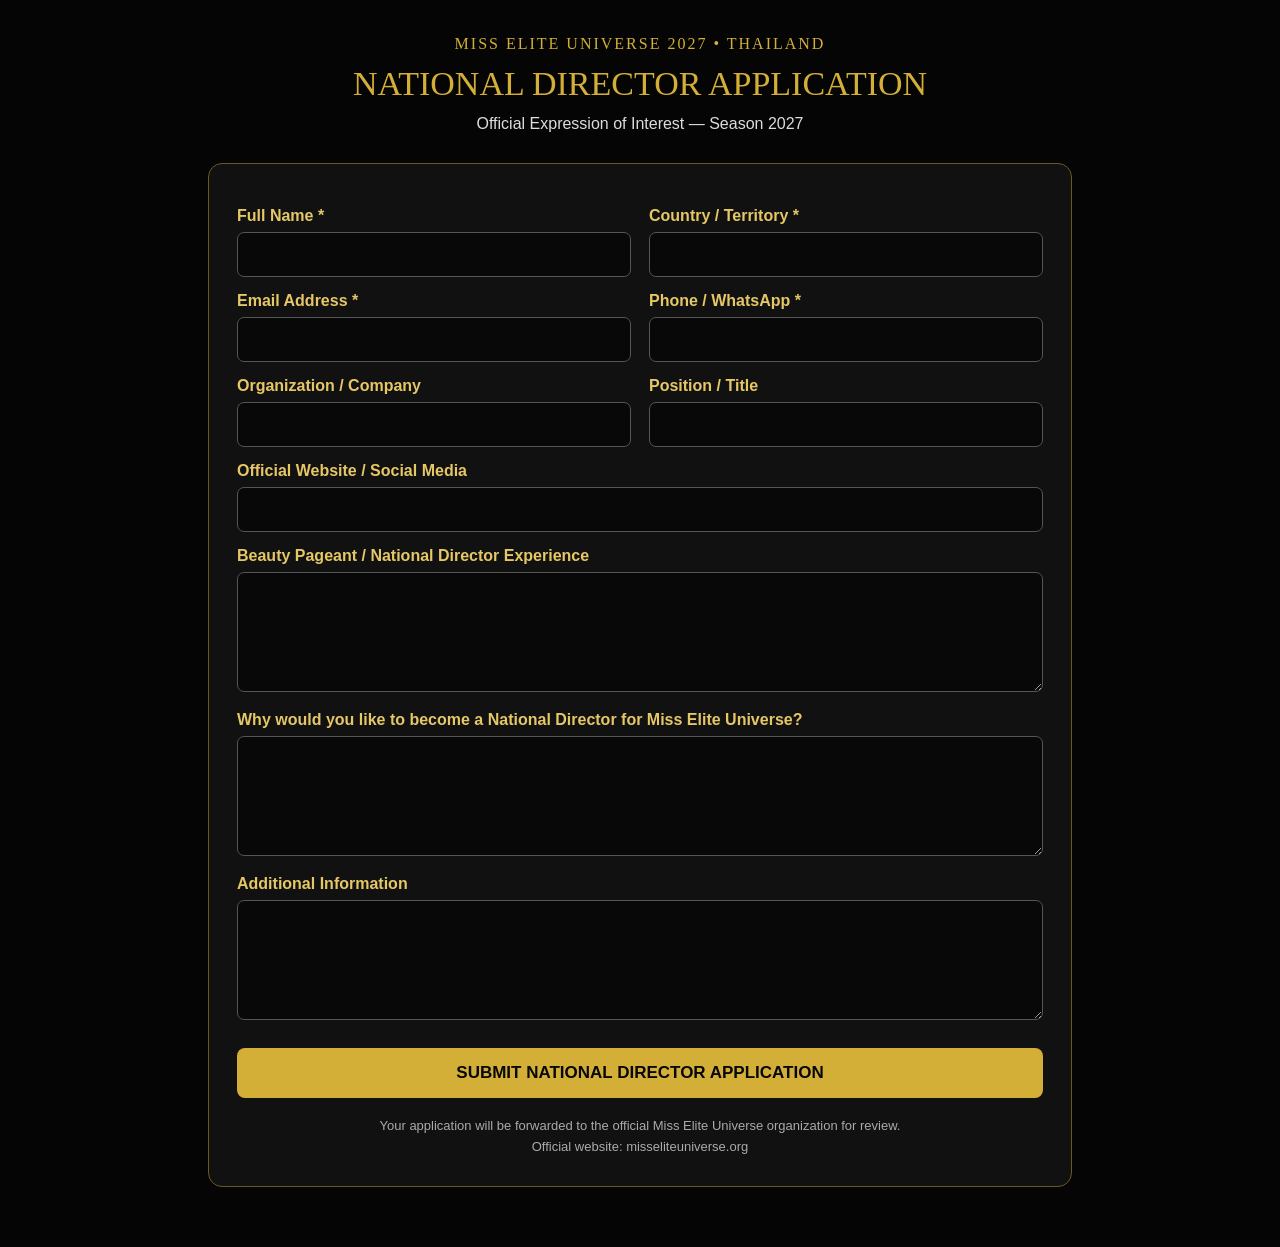
<file: national-director(1).html>
<!DOCTYPE html>
<html lang="en"><head>
<meta charset="UTF-8"><meta name="viewport" content="width=device-width,initial-scale=1.0">
<title>National Director Application | Miss Elite Universe 2027</title>
<style>
*{box-sizing:border-box}body{margin:0;background:#050505;color:#fff;font-family:Arial,sans-serif}
.wrap{max-width:900px;margin:auto;padding:35px 18px 60px}.brand{text-align:center;color:#d4af37;letter-spacing:2px;font-family:Georgia,serif}
h1{text-align:center;color:#d4af37;font:34px Georgia,serif;margin:12px 0}.sub{text-align:center;color:#ddd;margin-bottom:30px}
.card{background:#111;border:1px solid #6f5720;border-radius:14px;padding:28px}
label{display:block;margin:15px 0 7px;color:#e6c766;font-weight:600}
input,textarea{width:100%;padding:13px;border-radius:7px;border:1px solid #555;background:#080808;color:#fff;font-size:15px}
textarea{min-height:120px}.grid{display:grid;grid-template-columns:1fr 1fr;gap:0 18px}.full{grid-column:1/-1}
button{margin-top:24px;width:100%;padding:15px;border:0;border-radius:8px;background:#d4af37;color:#080808;font-size:17px;font-weight:700}
.note{text-align:center;color:#aaa;font-size:13px;margin-top:18px;line-height:1.6}
@media(max-width:650px){.grid{grid-template-columns:1fr}.full{grid-column:auto}h1{font-size:27px}}
</style></head><body>
<div class="wrap">
<div class="brand">MISS ELITE UNIVERSE 2027 • THAILAND</div>
<h1>NATIONAL DIRECTOR APPLICATION</h1>
<div class="sub">Official Expression of Interest — Season 2027</div>
<div class="card">
<form action="https://formsubmit.co/eliteuniversemiss@gmail.com" method="POST">
<input type="hidden" name="_subject" value="National Director Application — Miss Elite Universe 2027">
<input type="hidden" name="_template" value="table">
<input type="hidden" name="_captcha" value="true">
<input type="hidden" name="_next" value="https://www.misseliteuniverse.org/national-director-thank-you.html">
<div class="grid">
<div><label>Full Name *</label><input type="text" name="Full Name" required></div>
<div><label>Country / Territory *</label><input type="text" name="Country / Territory" required></div>
<div><label>Email Address *</label><input type="email" name="Email Address" required></div>
<div><label>Phone / WhatsApp *</label><input type="text" name="Phone / WhatsApp" required></div>
<div><label>Organization / Company</label><input type="text" name="Organization / Company"></div>
<div><label>Position / Title</label><input type="text" name="Position / Title"></div>
<div class="full"><label>Official Website / Social Media</label><input type="text" name="Official Website / Social Media"></div>
<div class="full"><label>Beauty Pageant / National Director Experience</label><textarea name="Experience"></textarea></div>
<div class="full"><label>Why would you like to become a National Director for Miss Elite Universe?</label><textarea name="Motivation"></textarea></div>
<div class="full"><label>Additional Information</label><textarea name="Additional Information"></textarea></div>
</div>
<button type="submit">SUBMIT NATIONAL DIRECTOR APPLICATION</button>
<div class="note">Your application will be forwarded to the official Miss Elite Universe organization for review.<br>Official website: misseliteuniverse.org</div>
</form></div></div></body></html>
</file>
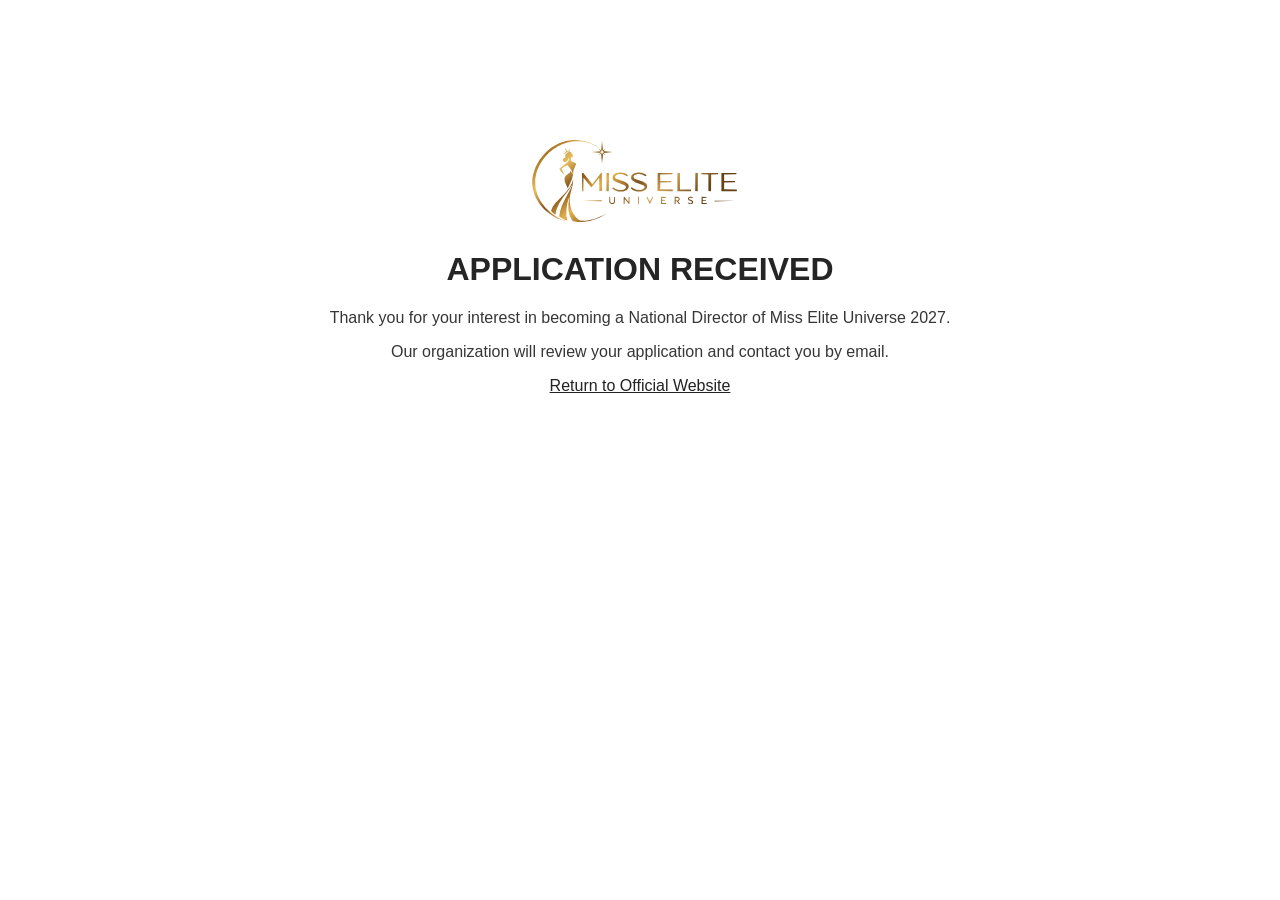
<file: national-director-thank-you.html>
<!DOCTYPE html><html lang="en"><head><meta charset="UTF-8"><meta name="viewport" content="width=device-width,initial-scale=1.0"><title>MISS ELITE UNIVERSE | Application Received</title>
  <meta name="application-name" content="MISS ELITE UNIVERSE">
  <link rel="shortcut icon" href="favicon.ico?v=20261015-1709" type="image/x-icon">
  <link rel="icon" href="favicon.png?v=20261015-1709" type="image/png" sizes="32x32">
<style>body{margin:0;background:#050505;color:#fff;font-family:Arial;text-align:center;padding:15vh 20px}.gold{color:#d4af37}a{color:#d4af37}</style><link rel="icon" type="image/svg+xml" href="/images/meu-gold-sharp-2027.svg?v=20261108"><link rel="stylesheet" href="/meu-light-2027.css?v=20261108-white"></head><body><a class="meu-thanks-logo" href="/"><img src="/images/meu-gold-sharp-2027.svg?v=20261108" alt="Miss Elite Universe" width="275" height="100"></a><h1 class="gold">APPLICATION RECEIVED</h1><p>Thank you for your interest in becoming a National Director of Miss Elite Universe 2027.</p><p>Our organization will review your application and contact you by email.</p><p><a href="https://www.misseliteuniverse.org/">Return to Official Website</a></p></body></html>
</file>
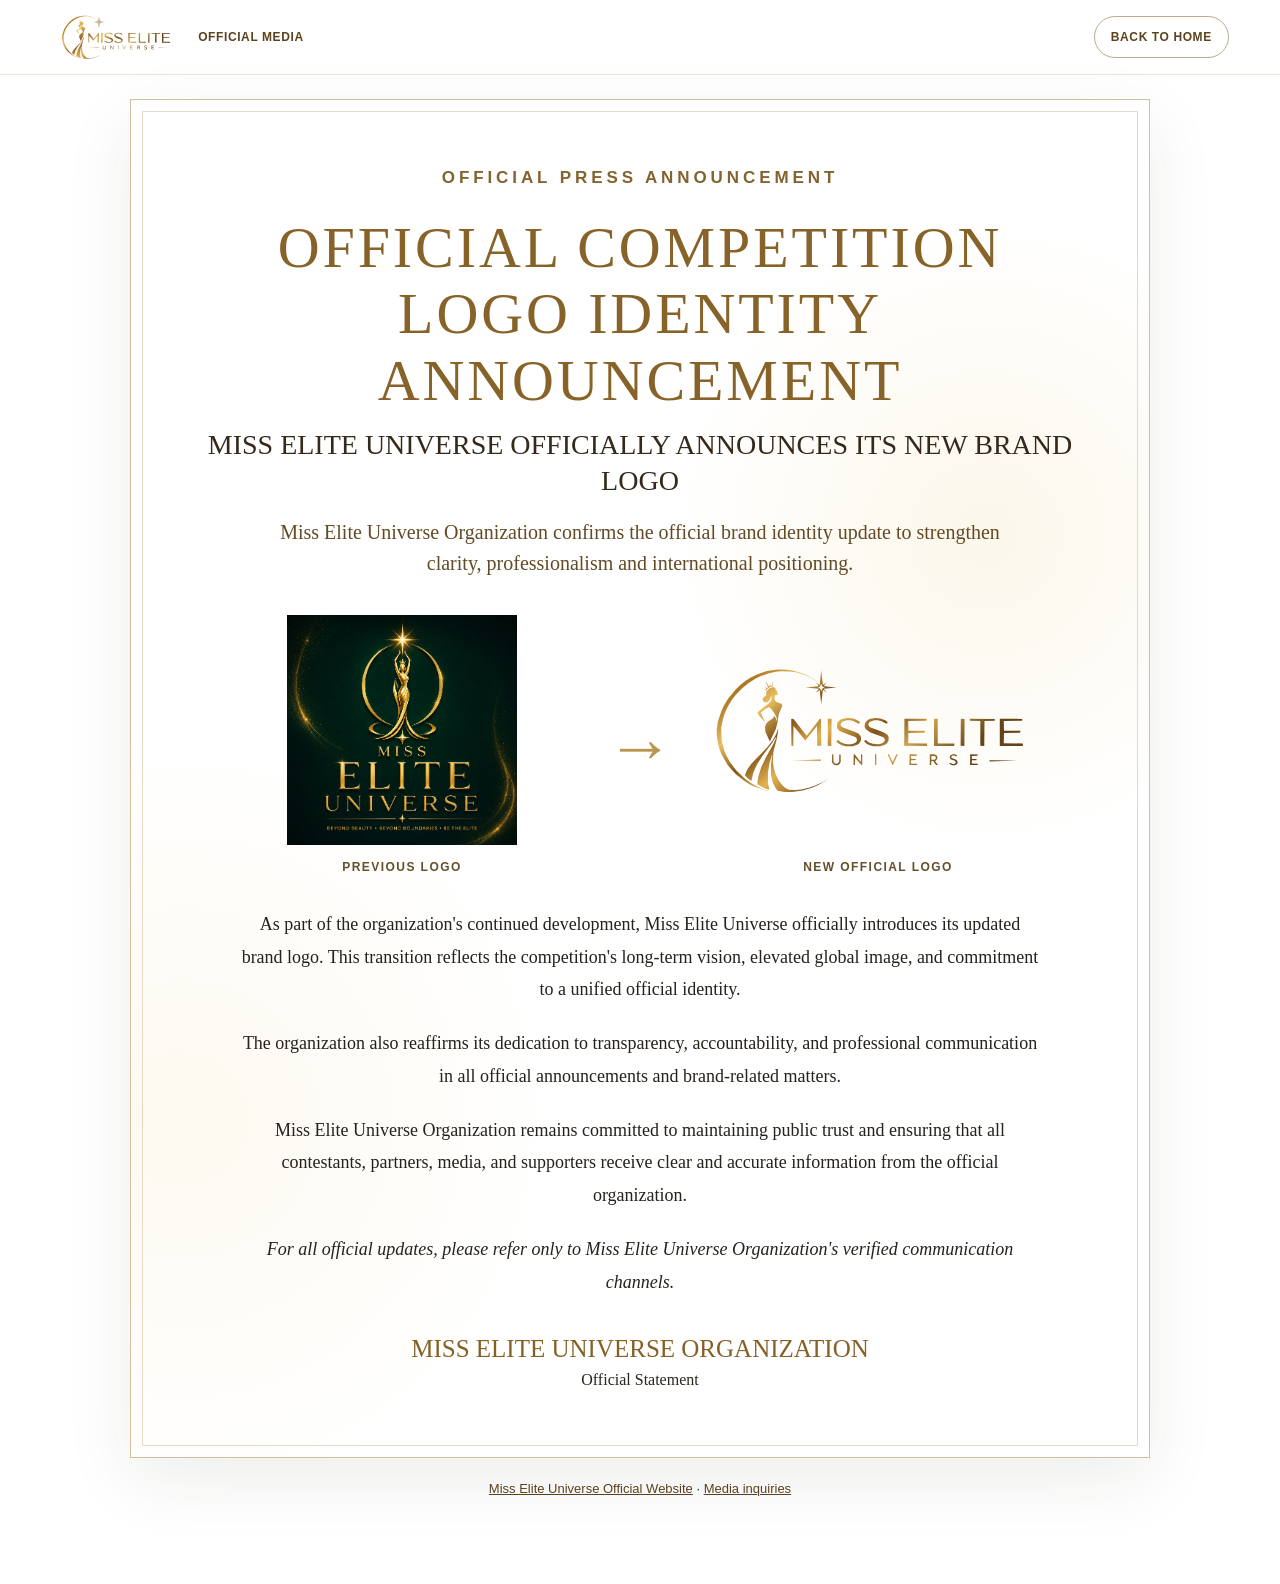
<file: official-logo-announcement.html>
<!doctype html>
<html lang="en">
<head>
<meta charset="utf-8">
<meta name="viewport" content="width=device-width,initial-scale=1">
<meta name="description" content="Official Miss Elite Universe announcement of the updated competition brand logo and reaffirmation of transparency.">
<meta name="theme-color" content="#ffffff">
<meta property="og:type" content="article">
<meta property="og:title" content="OFFICIAL COMPETITION LOGO IDENTITY ANNOUNCEMENT | Miss Elite Universe">
<meta property="og:description" content="Miss Elite Universe Organization officially announces its new brand logo and reaffirms its commitment to transparent communication.">
<title>OFFICIAL COMPETITION LOGO IDENTITY ANNOUNCEMENT | Miss Elite Universe</title>
<link rel="icon" href="/images/meu-gold-sharp-2027.svg" type="image/svg+xml">
<style>
*{box-sizing:border-box}
:root{color-scheme:light;--ink:#29251f;--gold:#9c763a;--border:#d4bea0}
html{background:#fff;scroll-behavior:smooth}
body{margin:0;font-family:Georgia,"Times New Roman",serif;color:var(--ink);background:#fff}
a{color:#5c431e}
.topbar{display:flex;align-items:center;justify-content:space-between;gap:15px;padding:13px clamp(16px,4vw,60px);border-bottom:1px solid #eee5d7;background:#fff;font:600 12px/1.5 Arial,sans-serif;letter-spacing:.05em}
.topbar a{text-decoration:none}
.topbar .brand{display:flex;align-items:center;gap:12px}
.topbar .brand img{width:135px;height:48px;object-fit:contain}
.topbar .home{border:1px solid #bdab90;padding:11px 16px;border-radius:24px}
main{padding:24px 15px 64px}
.paper{position:relative;max-width:1020px;margin:auto;padding:clamp(25px,5.5vw,65px);border:1px solid var(--border);background:radial-gradient(circle at 84% 32%,#fcf7eb 0,transparent 25%),radial-gradient(circle at 5% 75%,#fdf9f0 0,transparent 27%),#fff;box-shadow:0 22px 65px rgba(43,34,20,.08);text-align:center}
.paper:before{content:"";pointer-events:none;position:absolute;inset:11px;border:1px solid rgba(180,151,101,.35)}
.kicker{position:relative;margin:0 0 24px;font:700 clamp(12px,1.7vw,17px)/1.5 Arial,sans-serif;letter-spacing:.23em;text-transform:uppercase;color:#836330}
h1{position:relative;margin:0;font:400 clamp(28px,5vw,58px)/1.15 Georgia,serif;letter-spacing:.05em;text-transform:uppercase;color:#886329}
h2{position:relative;margin:12px 0 18px;font:400 clamp(18px,2.5vw,28px)/1.3 Georgia,serif;color:#34291b}
.subtitle{position:relative;margin:0 auto 36px;max-width:770px;font:400 clamp(15px,2vw,20px)/1.55 Georgia,serif;color:#644a24}
.brand-change{position:relative;display:grid;grid-template-columns:minmax(0,1fr) 70px minmax(0,1fr);align-items:center;gap:16px;margin:28px auto 32px;max-width:850px}
.brand-change figure{margin:0;min-width:0}
.brand-change img{max-width:100%;width:100%;height:230px;object-fit:contain}
.brand-change figcaption{margin-top:10px;font:700 12px/1.4 Arial,sans-serif;letter-spacing:.12em;color:#65502d;text-transform:uppercase}
.arrow{font:400 68px/1 Georgia,serif;color:#b99751}
.copy{position:relative;max-width:800px;margin:0 auto}
.copy p{font:400 clamp(15px,1.8vw,18px)/1.8 Georgia,serif;margin:0 auto 22px;color:#26221d}
.copy .notice{font-style:italic}
.signature{position:relative;margin:32px 0 0;font:400 clamp(17px,2.3vw,25px)/1.5 Georgia,serif;color:#856026}
.signature small{display:block;color:#29251f;font-size:16px}
.foot-links{max-width:1020px;margin:20px auto;text-align:center;font:13px/1.7 Arial,sans-serif}
@media(max-width:620px){.brand-change{grid-template-columns:1fr 35px 1fr;gap:5px}.brand-change img{height:125px}.brand-change figcaption{font-size:9px;letter-spacing:.05em}.arrow{font-size:33px}.topbar .brand img{width:108px}.paper{padding:28px 23px}}
</style>
</head>
<body>
<header class="topbar"><a href="/" class="brand"><img src="/images/meu-gold-sharp-2027.svg" alt="Miss Elite Universe"> OFFICIAL MEDIA</a><a class="home" href="/">BACK TO HOME</a></header>
<main>
<article class="paper" aria-labelledby="announcement-title">
<p class="kicker">Official Press Announcement</p>
<h1 id="announcement-title">OFFICIAL COMPETITION LOGO IDENTITY ANNOUNCEMENT</h1>
<h2>MISS ELITE UNIVERSE OFFICIALLY ANNOUNCES ITS NEW BRAND LOGO</h2>
<p class="subtitle">Miss Elite Universe Organization confirms the official brand identity update to strengthen clarity, professionalism and international positioning.</p>
<div class="brand-change" aria-label="Transition from previous logo to new official logo">
<figure><img src="/images/logo-square.jpg" alt="Previous Miss Elite Universe emblem" loading="eager"><figcaption>Previous Logo</figcaption></figure>
<div class="arrow" aria-hidden="true">→</div>
<figure><img src="/images/meu-gold-sharp-2027.svg" alt="New official Miss Elite Universe logo" loading="eager"><figcaption>New Official Logo</figcaption></figure>
</div>
<div class="copy">
<p>As part of the organization's continued development, Miss Elite Universe officially introduces its updated brand logo. This transition reflects the competition's long-term vision, elevated global image, and commitment to a unified official identity.</p>
<p>The organization also reaffirms its dedication to transparency, accountability, and professional communication in all official announcements and brand-related matters.</p>
<p>Miss Elite Universe Organization remains committed to maintaining public trust and ensuring that all contestants, partners, media, and supporters receive clear and accurate information from the official organization.</p>
<p class="notice">For all official updates, please refer only to Miss Elite Universe Organization's verified communication channels.</p>
</div>
<p class="signature">MISS ELITE UNIVERSE ORGANIZATION<small>Official Statement</small></p>
</article>
<div class="foot-links"><a href="/">Miss Elite Universe Official Website</a> · <a href="mailto:eliteuniversemiss@gmail.com">Media inquiries</a></div>
</main>
</body>
</html>
</file>
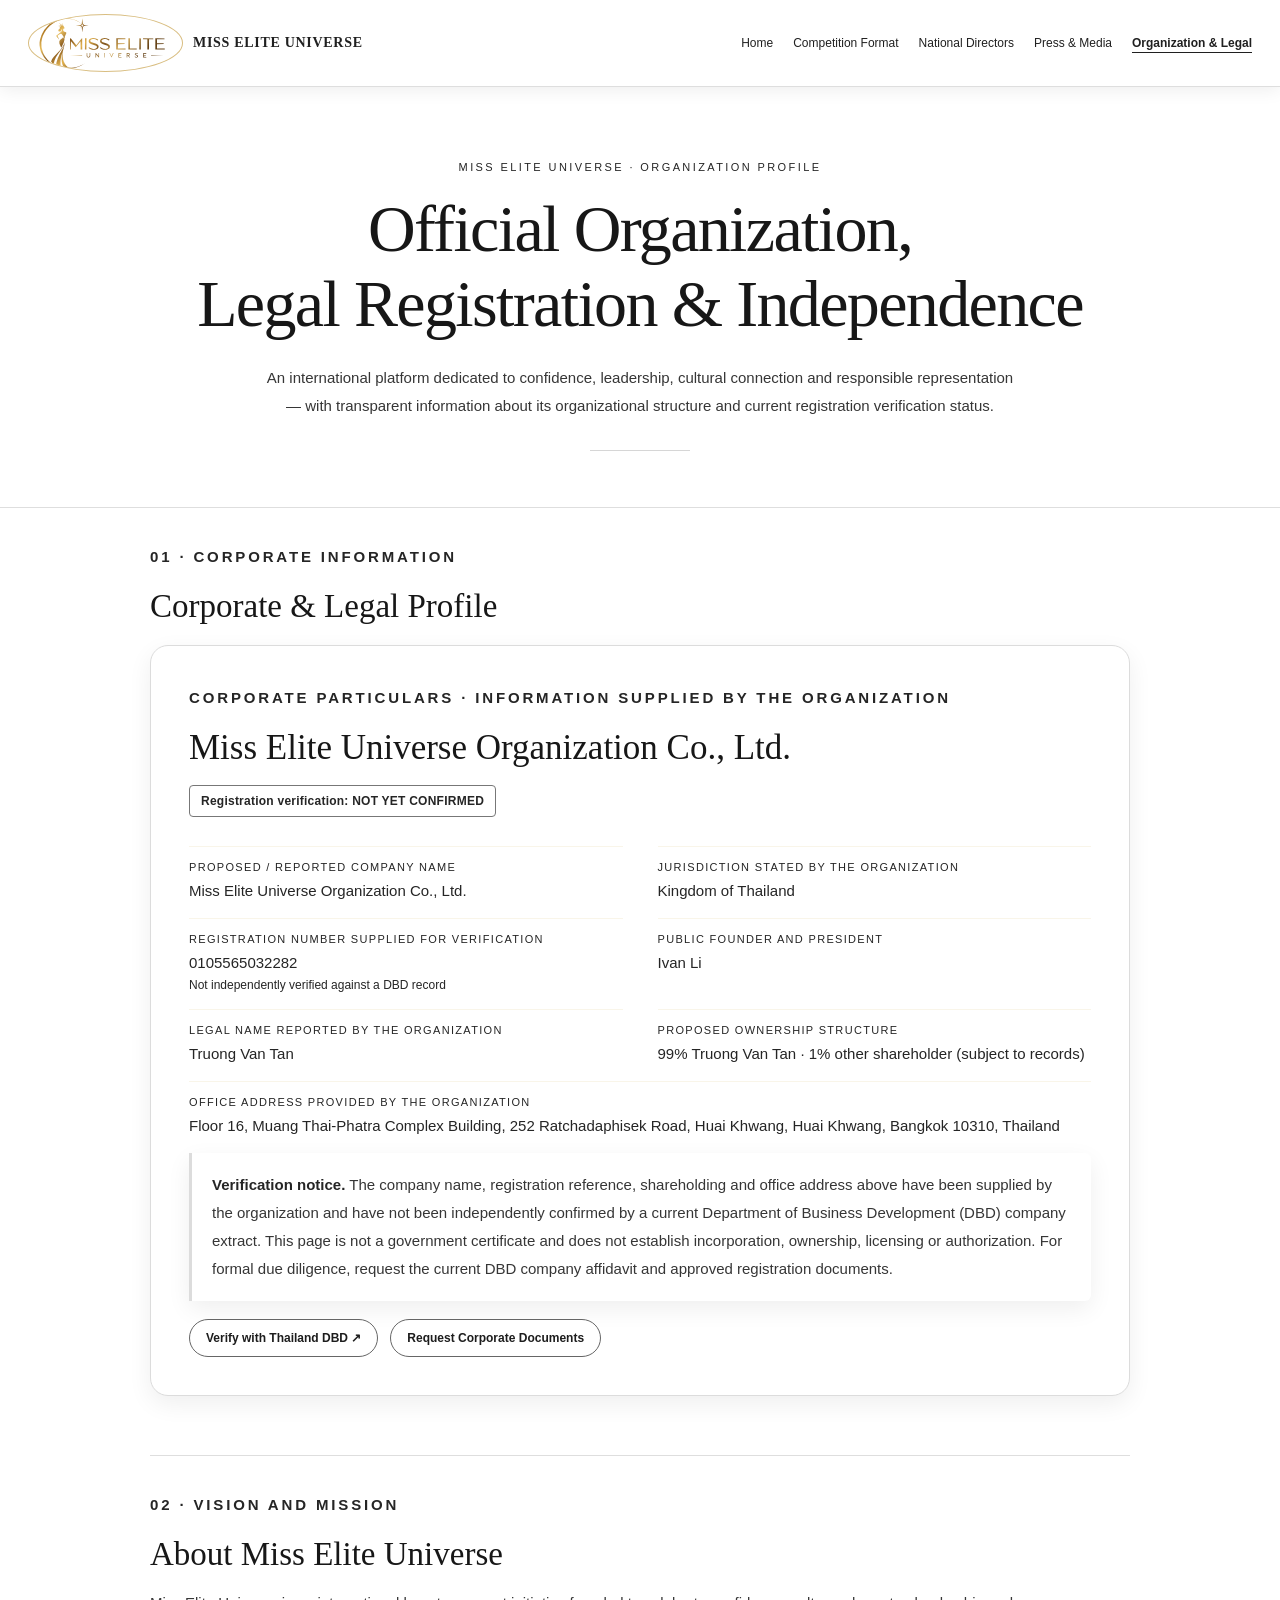
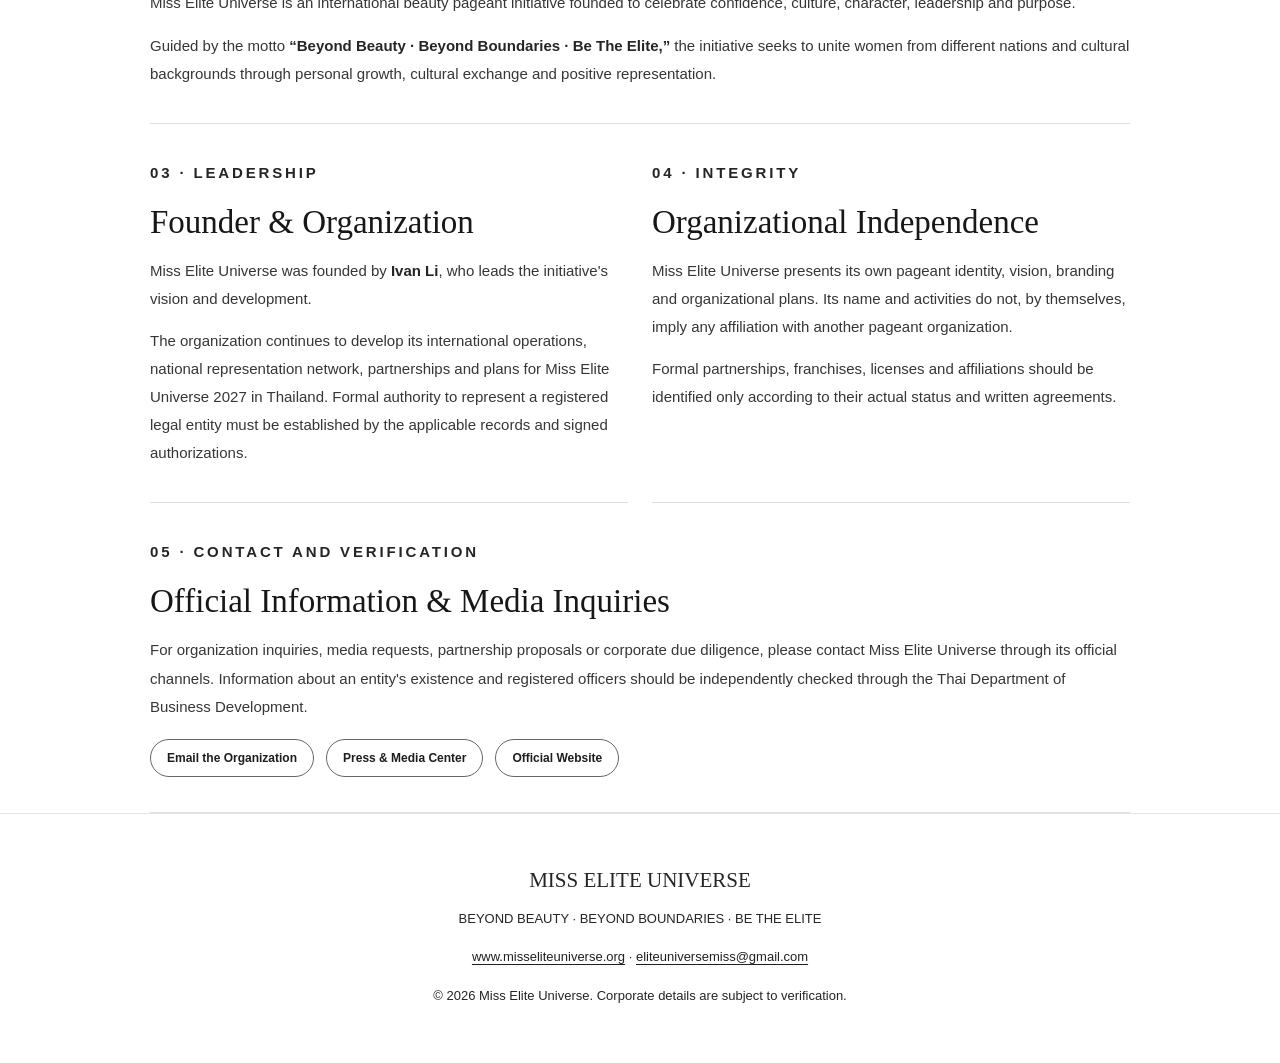
<file: official-organization-independence.html>
<!doctype html>
<html lang="en">
<head>
  <meta charset="utf-8">
  <meta name="viewport" content="width=device-width, initial-scale=1">
  <meta name="theme-color" content="#ffffff">
  <meta name="description" content="Official organization profile, corporate registration information as provided by the organization, leadership, and independence of Miss Elite Universe.">
  <meta property="og:title" content="Official Organization, Legal Registration &amp; Independence | Miss Elite Universe">
  <meta property="og:description" content="Explore the organization profile, leadership, and registration information, including its verification status.">
  <title>Official Organization, Legal Registration &amp; Independence | Miss Elite Universe</title>
  <link rel="icon" href="favicon.ico">
  <link rel="stylesheet" href="organization.css?v=20261030profile">
  <style>
    :root{color-scheme:dark}
    html{scroll-behavior:smooth}
    body.organization-page{background:radial-gradient(ellipse 65% 30% at 50% 0%,#143b30 0%,#061d17 65%,#04150f 100%);color:#e7ece3}
    .legal-topbar{position:relative;z-index:10;background:rgba(3,20,15,.96);border-bottom:1px solid rgba(223,194,127,.25)}
    .legal-topbar-inner{max-width:1280px;margin:0 auto;padding:14px 28px;display:flex;gap:24px;justify-content:space-between;align-items:center}
    .legal-brand{display:flex;align-items:center;gap:10px;text-decoration:none;color:#f2dfb0;font:600 14px/1.3 Georgia,serif;letter-spacing:.05em}
    .legal-brand img{width:45px;height:45px;border-radius:50%;object-fit:cover;border:1px solid #d9be82}
    .legal-menu{display:flex;flex-wrap:wrap;justify-content:flex-end;gap:8px 20px}
    .legal-menu a{color:#d8ddd3;text-decoration:none;font-size:12px}
    .legal-menu a[aria-current="page"]{color:#f3d99c}
    .legal-menu a:hover,.legal-menu a:focus-visible{color:#f7dba6}
    .legal-hero{padding:72px 0 56px;border-bottom:1px solid rgba(223,194,127,.22);text-align:center;background:radial-gradient(ellipse at 50% 16%,rgba(232,196,119,.13),transparent 75%)}
    .legal-hero .organization-eyebrow{margin:0 0 16px}
    .legal-hero h1{max-width:950px;margin:0 auto;font:400 clamp(37px,5.7vw,66px)/1.13 Georgia,serif;letter-spacing:-.025em;color:#f1e4bd}
    .legal-lead{max-width:750px;margin:23px auto 0;color:#d5dfd3;font-size:15px;line-height:1.85}
    .legal-rule{width:100px;height:1px;background:linear-gradient(90deg,transparent,#e8d19d,transparent);margin:30px auto 0}
    .legal-card{border:1px solid rgba(223,194,127,.30);border-radius:18px;padding:clamp(22px,4vw,38px);margin:18px 0 24px;background:linear-gradient(150deg,rgba(255,255,255,.055),rgba(255,255,255,.014));box-shadow:0 18px 55px rgba(0,0,0,.13)}
    .legal-kicker{color:#e5c989;font-size:11px;font-weight:700;letter-spacing:.19em;text-transform:uppercase;margin:0 0 14px}
    .legal-company{font:400 clamp(23px,3.2vw,35px)/1.23 Georgia,serif;color:#f4e3b5;margin:0 0 12px}
    .legal-status{display:inline-block;margin:4px 0 21px;color:#f1dda7;border:1px solid rgba(236,207,147,.4);border-radius:4px;padding:8px 11px;font-size:12px;font-weight:600;letter-spacing:.02em}
    .legal-grid{display:grid;grid-template-columns:1fr 1fr;gap:0 35px;margin:8px 0 0}
    .legal-info{padding:14px 0;border-top:1px solid rgba(221,199,141,.19)}
    .legal-info dt{font-size:11px;letter-spacing:.12em;color:#b5c5b7;text-transform:uppercase;margin:0 0 6px}
    .legal-info dd{margin:0;color:#f2f2e9;font-size:15px;line-height:1.65;overflow-wrap:anywhere}
    .legal-info a{color:#e8d19d}
    .legal-note{color:#cbd6c8;font-size:13px;line-height:1.85;margin:20px 0 0;padding:18px 20px;background:rgba(255,255,255,.035);border-left:3px solid #e5c989;border-radius:0 6px 6px 0}
    .legal-note strong{color:#f2dda9}
    .legal-columns{display:grid;grid-template-columns:1fr 1fr;gap:24px}
    .legal-section{padding:35px 0;border-bottom:1px solid rgba(223,194,127,.18)}
    .legal-section h2{font:400 clamp(25px,3vw,33px)/1.28 Georgia,serif;color:#e9d5a7;margin:0 0 14px}
    .legal-section p{font-size:15px;line-height:1.87;margin:0 0 14px;color:#e0e6dc}
    .legal-section p:last-child{margin-bottom:0}
    .legal-section a{color:#e4c783}
    .legal-icon-title{font-size:12px;letter-spacing:.14em;text-transform:uppercase;color:#d5bd82}
    .legal-links{display:flex;flex-wrap:wrap;gap:12px;margin:18px 0 0}
    .legal-link{display:inline-flex;align-items:center;justify-content:center;text-decoration:none;border:1px solid rgba(224,196,130,.42);border-radius:30px;color:#f5dc9c!important;padding:11px 16px;font-size:12px;font-weight:700}
    .legal-link:hover{background:rgba(224,196,130,.12)}
    .legal-footer{text-align:center;padding:37px 20px;background:#031710}
    .legal-footer p{font-size:12px;color:#c2d0c0;line-height:1.7;margin:8px auto}
    .legal-footer a{color:#e4c783}
    .legal-footer-brand{font:400 21px Georgia,serif!important;color:#f3dfb1!important}
    @media(max-width:720px){.legal-topbar-inner{flex-direction:column;gap:15px;padding:14px 16px}.legal-menu{justify-content:center;gap:12px}.legal-menu a{font-size:11px}.legal-hero{padding:52px 0 43px}.legal-hero h1{font-size:clamp(31px,7.5vw,46px)}.legal-grid,.legal-columns{grid-template-columns:1fr}.legal-card{padding:22px 18px}.organization-shell{width:calc(100% - 36px)}}
    @media(prefers-reduced-motion:reduce){html{scroll-behavior:auto}}
  </style>
<link rel="icon" type="image/svg+xml" href="/images/meu-gold-sharp-2027.svg?v=20261108"><link rel="stylesheet" href="/meu-light-2027.css?v=20261108-white"></head>
<body class="organization-page">
  <a class="organization-skip-link" href="#main-content">Skip to main content</a>
  <header class="legal-topbar">
    <div class="legal-topbar-inner">
      <a class="legal-brand" href="index.html" aria-label="Miss Elite Universe homepage"><img src="/images/meu-gold-sharp-2027.svg?v=20261108" alt="Miss Elite Universe gold emblem" width="155" height="56">MISS ELITE UNIVERSE</a>
      <nav class="legal-menu" aria-label="Main navigation">
        <a href="index.html">Home</a>
        <a href="index.html#competition-format">Competition Format</a>
        <a href="national-director.html">National Directors</a>
        <a href="press-media.html">Press &amp; Media</a>
        <a href="official-organization-independence.html" aria-current="page">Organization &amp; Legal</a>
      </nav>
    </div>
  </header>
  <main id="main-content">
    <section class="legal-hero">
      <div class="organization-shell">
        <p class="organization-eyebrow">MISS ELITE UNIVERSE · ORGANIZATION PROFILE</p>
        <h1>Official Organization,<br>Legal Registration &amp; Independence</h1>
        <p class="legal-lead">An international platform dedicated to confidence, leadership, cultural connection and responsible representation — with transparent information about its organizational structure and current registration verification status.</p>
        <div class="legal-rule" aria-hidden="true"></div>
      </div>
    </section>
    <div class="organization-shell">
      <section class="legal-section" aria-labelledby="corporate-heading">
        <p class="legal-kicker">01 · Corporate information</p>
        <h2 id="corporate-heading">Corporate &amp; Legal Profile</h2>
        <div class="legal-card">
          <p class="legal-kicker">Corporate particulars · Information supplied by the organization</p>
          <h3 class="legal-company">Miss Elite Universe Organization Co., Ltd.</h3>
          <div class="legal-status">Registration verification: NOT YET CONFIRMED</div>
          <dl class="legal-grid">
            <div class="legal-info"><dt>Proposed / reported company name</dt><dd>Miss Elite Universe Organization Co., Ltd.</dd></div>
            <div class="legal-info"><dt>Jurisdiction stated by the organization</dt><dd>Kingdom of Thailand</dd></div>
            <div class="legal-info"><dt>Registration number supplied for verification</dt><dd>0105565032282 <small style="display:block;color:#cbd4c3;font-size:12px">Not independently verified against a DBD record</small></dd></div>
            <div class="legal-info"><dt>Public founder and president</dt><dd>Ivan Li</dd></div>
            <div class="legal-info"><dt>Legal name reported by the organization</dt><dd>Truong Van Tan</dd></div>
            <div class="legal-info"><dt>Proposed ownership structure</dt><dd>99% Truong Van Tan · 1% other shareholder (subject to records)</dd></div>
            <div class="legal-info" style="grid-column:1/-1"><dt>Office address provided by the organization</dt><dd>Floor 16, Muang Thai-Phatra Complex Building, 252 Ratchadaphisek Road, Huai Khwang, Huai Khwang, Bangkok 10310, Thailand</dd></div>
          </dl>
          <p class="legal-note"><strong>Verification notice.</strong> The company name, registration reference, shareholding and office address above have been supplied by the organization and have not been independently confirmed by a current Department of Business Development (DBD) company extract. This page is not a government certificate and does not establish incorporation, ownership, licensing or authorization. For formal due diligence, request the current DBD company affidavit and approved registration documents.</p>
          <div class="legal-links">
            <a class="legal-link" target="_blank" rel="noopener noreferrer" href="https://datawarehouse.dbd.go.th/">Verify with Thailand DBD ↗</a>
            <a class="legal-link" href="mailto:eliteuniversemiss@gmail.com?subject=Corporate%20Verification%20Request">Request Corporate Documents</a>
          </div>
        </div>
      </section>
      <section class="legal-section" aria-labelledby="about-heading">
        <p class="legal-kicker">02 · Vision and mission</p>
        <h2 id="about-heading">About Miss Elite Universe</h2>
        <p>Miss Elite Universe is an international beauty pageant initiative founded to celebrate confidence, culture, character, leadership and purpose.</p>
        <p>Guided by the motto <strong>“Beyond Beauty · Beyond Boundaries · Be The Elite,”</strong> the initiative seeks to unite women from different nations and cultural backgrounds through personal growth, cultural exchange and positive representation.</p>
      </section>
      <div class="legal-columns">
        <section class="legal-section" aria-labelledby="founder-heading">
          <p class="legal-kicker">03 · Leadership</p>
          <h2 id="founder-heading">Founder &amp; Organization</h2>
          <p>Miss Elite Universe was founded by <strong>Ivan Li</strong>, who leads the initiative's vision and development.</p>
          <p>The organization continues to develop its international operations, national representation network, partnerships and plans for Miss Elite Universe 2027 in Thailand. Formal authority to represent a registered legal entity must be established by the applicable records and signed authorizations.</p>
        </section>
        <section class="legal-section" aria-labelledby="independence-heading">
          <p class="legal-kicker">04 · Integrity</p>
          <h2 id="independence-heading">Organizational Independence</h2>
          <p>Miss Elite Universe presents its own pageant identity, vision, branding and organizational plans. Its name and activities do not, by themselves, imply any affiliation with another pageant organization.</p>
          <p>Formal partnerships, franchises, licenses and affiliations should be identified only according to their actual status and written agreements.</p>
        </section>
      </div>
      <section class="legal-section" aria-labelledby="contact-heading">
        <p class="legal-kicker">05 · Contact and verification</p>
        <h2 id="contact-heading">Official Information &amp; Media Inquiries</h2>
        <p>For organization inquiries, media requests, partnership proposals or corporate due diligence, please contact Miss Elite Universe through its official channels. Information about an entity's existence and registered officers should be independently checked through the Thai Department of Business Development.</p>
        <div class="legal-links">
          <a class="legal-link" href="mailto:eliteuniversemiss@gmail.com">Email the Organization</a>
          <a class="legal-link" href="press-media.html">Press &amp; Media Center</a>
          <a class="legal-link" href="index.html">Official Website</a>
        </div>
      </section>
    </div>
  </main>
  <footer class="legal-footer">
    <p class="legal-footer-brand">MISS ELITE UNIVERSE</p>
    <p>BEYOND BEAUTY · BEYOND BOUNDARIES · BE THE ELITE</p>
    <p><a href="https://www.misseliteuniverse.org/">www.misseliteuniverse.org</a> · <a href="mailto:eliteuniversemiss@gmail.com">eliteuniversemiss@gmail.com</a></p>
    <p>© 2026 Miss Elite Universe. Corporate details are subject to verification.</p>
  </footer>
</body>
</html>
</file>
<file: organization.css>
@import url("/meu-light-2027.css?v=20261108-contrast4");
/* Information pages share the site's existing masthead and mobile menu. */
.meu-header .meu-primary-nav a {
  font-family: Georgia, 'Times New Roman', serif;
  font-size: 13px;
  font-weight: 400;
  font-style: normal;
  letter-spacing: .5px;
  line-height: 1.4;
  text-transform: none;
}

@media (min-width: 801px) {
  .meu-header .meu-primary-nav {
    max-width: 1440px;
    gap: clamp(10px, 1.5vw, 24px);
    padding-right: 24px;
    padding-left: 24px;
  }

  .meu-header .meu-primary-nav a.meu-organization-link {
    max-width: 190px;
    white-space: normal;
    text-align: center;
    line-height: 1.4;
  }
}

@media (min-width: 801px) and (max-width: 1100px) {
  .meu-header .meu-primary-nav {
    gap: 8px;
    padding-right: 14px;
    padding-left: 14px;
  }

  .meu-header .meu-primary-nav a {
    font-size: 10px;
    letter-spacing: .1px;
  }

  .meu-header .meu-primary-nav a.meu-organization-link {
    max-width: 145px;
  }
}

@media (max-width: 800px) {
  .meu-header .meu-primary-nav a {
    font-size: 12px;
    letter-spacing: .4px;
    line-height: 1.5;
  }

  .meu-header .meu-primary-nav a.meu-organization-link {
    grid-column: 1 / -1;
    white-space: normal;
    line-height: 1.5;
  }
}

.meu-organization-footer {
  display: flex;
  justify-content: center;
  flex-wrap: wrap;
  gap: 12px 24px;
  margin: 24px 0 0;
  line-height: 1.6;
}

.meu-organization-footer a {
  color: #dfc27f;
  font-size: 13px;
  text-decoration: underline;
  text-underline-offset: 5px;
}

.organization-page {
  margin: 0;
  background: #061d17;
  color: #e7ece3;
  font-family: Arial, Helvetica, sans-serif;
  -webkit-text-size-adjust: 100%;
}

.organization-page * {
  box-sizing: border-box;
}

.organization-page a:focus-visible,
.organization-page button:focus-visible {
  outline: 2px solid #efdba7;
  outline-offset: 5px;
}

.organization-skip-link {
  position: fixed;
  z-index: 2000;
  top: -100px;
  left: 16px;
  padding: 12px 18px;
  background: #dfc27f;
  color: #061d17;
}

.organization-skip-link:focus {
  top: 16px;
}

.organization-shell {
  width: min(100% - 80px, 980px);
  margin: 0 auto;
}

.organization-intro {
  padding: 32px 0 48px;
  border-bottom: 1px solid rgba(223, 194, 127, .25);
  background: radial-gradient(ellipse at top right, #164a3840, transparent 70%);
}

.organization-breadcrumb {
  display: flex;
  flex-wrap: wrap;
  gap: 8px 12px;
  color: #b9c9bc;
  font-size: 12px;
  line-height: 1.6;
}

.organization-breadcrumb a {
  color: inherit;
  text-decoration: none;
}

.organization-breadcrumb a:hover {
  color: #dfc27f;
}

.organization-eyebrow {
  margin: 38px 0 15px;
  color: #dfc27f;
  font-size: 11px;
  letter-spacing: 2.4px;
  line-height: 1.6;
  text-transform: uppercase;
}

.organization-intro h1 {
  max-width: 850px;
  margin: 0;
  color: #ead8ac;
  font: 400 clamp(36px, 5vw, 62px) / 1.14 Georgia, 'Times New Roman', serif;
  letter-spacing: -.8px;
}

.organization-founder {
  margin: 25px 0 0;
  color: #e7ece3;
  font-size: 15px;
  line-height: 1.7;
}

.organization-founder strong {
  color: #dfc27f;
}

.organization-copy {
  padding-top: 12px;
  padding-bottom: 72px;
}

.organization-section {
  padding: 36px 0;
  border-bottom: 1px solid rgba(223, 194, 127, .2);
}

.organization-section:last-child {
  border-bottom: 0;
  padding-bottom: 0;
}

.organization-section h2 {
  margin: 0 0 18px;
  color: #ead8ac;
  font: 400 clamp(25px, 3vw, 32px) / 1.3 Georgia, 'Times New Roman', serif;
}

.organization-section p {
  max-width: 820px;
  margin: 0 0 18px;
  font-size: 16px;
  line-height: 1.85;
}

.organization-section p:last-child {
  margin-bottom: 0;
}

.organization-section ul {
  max-width: 820px;
  margin: 0 0 22px;
  padding-left: 24px;
}

.organization-section li {
  margin: 6px 0;
  padding-left: 4px;
  font-size: 16px;
  line-height: 1.85;
}

.organization-section .press-confirmation {
  margin-top: 26px;
  color: #bdcbbd;
  font-size: 14px;
  line-height: 1.8;
}

.organization-section strong {
  color: #f3e7c7;
}

.organization-section a {
  color: #dfc27f;
  overflow-wrap: anywhere;
  text-underline-offset: 4px;
}

.organization-page footer {
  padding: 40px 24px;
  text-align: center;
  background: #041710;
  border-top: 1px solid rgba(223, 194, 127, .25);
}

.organization-page footer h3 {
  margin: 0 0 15px;
  color: #ead8ac;
  font: 400 22px / 1.4 Georgia, 'Times New Roman', serif;
  letter-spacing: 1px;
}

.organization-page footer p {
  margin: 14px 0;
  color: #bdcab8;
  font-size: 13px;
  line-height: 1.9;
}

.organization-page footer a {
  color: #dfc27f;
  overflow-wrap: anywhere;
  text-underline-offset: 3px;
}

.organization-page footer .copyright {
  margin-top: 24px;
  font-size: 11px;
}

@media (max-width: 800px) {
  .organization-shell {
    width: calc(100% - 48px);
  }

  .organization-intro {
    padding: 24px 0 32px;
  }

  .organization-eyebrow {
    margin-top: 26px;
    font-size: 10px;
    letter-spacing: 1.8px;
  }

  .organization-intro h1 {
    font-size: clamp(34px, 6vw, 46px);
    letter-spacing: -.5px;
  }

  .organization-copy {
    padding-bottom: 48px;
  }

  .organization-section {
    padding: 28px 0;
  }

  .organization-section p,
  .organization-section li {
    font-size: 15px;
    line-height: 1.8;
  }
}

@media (max-width: 360px) {
  .organization-shell {
    width: calc(100% - 36px);
  }

  .organization-intro h1 {
    font-size: 31px;
  }
}

@media (prefers-reduced-motion: reduce) {
  .organization-page {
    scroll-behavior: auto;
  }
}

/* Nov 2026: the previous plum/green !important overrides were retired.
   A single shared white high-contrast theme controls the public layout. */
</file>
<file: meu-smooth-2027.css>
/* Miss Elite Universe | white/gold smooth scroll, low-cost CSS transforms */
html{scroll-behavior:smooth;scroll-padding-top:92px}
@media (prefers-reduced-motion:no-preference){
  html.meu-motion-enabled .meu-motion-item {
    opacity:0;
    transform:translate3d(0,24px,0);
    transition:opacity 640ms cubic-bezier(.22,1,.36,1),
               transform 730ms cubic-bezier(.22,1,.36,1);
    transition-delay:var(--meu-motion-delay,0ms);
  }
  html.meu-motion-enabled .meu-motion-item.meu-motion-in {
    opacity:1;transform:translate3d(0,0,0);
  }
  .meu-beauty-card,.meu-media-card,.meu-logistics-card,
  .meu-crown-card,.lina-gallery figure,
  #meu-official-schedule .meu-schedule-row,
  #top35 .top35-card,#leadership .meu-leader {
    transition:transform 300ms cubic-bezier(.22,1,.36,1),box-shadow 300ms ease;
  }
  @media (hover:hover) and (pointer:fine) {
    html.meu-motion-enabled .meu-motion-item.meu-motion-in.meu-beauty-card:hover,
    html.meu-motion-enabled .meu-motion-item.meu-motion-in.meu-media-card:hover,
    html.meu-motion-enabled .meu-motion-item.meu-motion-in.meu-logistics-card:hover,
    html.meu-motion-enabled .meu-motion-item.meu-motion-in.meu-crown-card:hover,
    html.meu-motion-enabled .meu-motion-item.meu-motion-in.meu-schedule-row:hover,
    html.meu-motion-enabled .meu-motion-item.meu-motion-in.top35-card:hover,
    html.meu-motion-enabled .meu-motion-item.meu-motion-in.meu-leader:hover,
    html.meu-motion-enabled .meu-motion-item.meu-motion-in:hover:is(figure) {
      transform:translate3d(0,-4px,0);
      box-shadow:0 14px 30px rgba(151,111,45,.13);
    }
    .meu-beauty-card:hover,.meu-media-card:hover,
    .meu-logistics-card:hover,.meu-crown-card:hover,
    .lina-gallery figure:hover,
    #meu-official-schedule .meu-schedule-row:hover,
    #top35 .top35-card:hover,#leadership .meu-leader:hover {
      box-shadow:0 14px 30px rgba(151,111,45,.13);
    }
  }
}
@media (prefers-reduced-motion:reduce){
  html{scroll-behavior:auto!important}
  html.meu-motion-enabled .meu-motion-item {
    opacity:1!important;transform:none!important;transition:none!important
  }
}
</file>
<file: meu-light-2027.css>
/* MISS ELITE UNIVERSE | Official 2027 Light Brand System
   One shared visual theme for public pages. Brand palette: white, ink, warm taupe.
   Keeps images, competition content, voting logic, and dialogs intact. */
:root {
  color-scheme:light!important;
  --meu-green:#fff!important;--meu-deep:#fff!important;
  --meu-gold:#8c6942!important;--meu-soft-gold:#302a27!important;
  --meu-line:rgba(40,44,49,.17)!important;
  --green:#fff!important;--green2:#faf9f7!important;--deep:#fff!important;
  --gold:#8c6942!important;--soft:#343434!important;--cream:#faf9f7!important;
  --cf-gold:#8c6942!important;--cf-muted:#59616a!important;
  --meu-paper:#ffffff;--meu-ink:#26303a;--meu-muted:#63707a;
  --meu-accent:#876d52;--meu-veil:#f6f5f3;--meu-stroke:#e6e3dd;
}
html{background:#fff!important;color-scheme:light!important}
body,body.organization-page,body.vote-page{background:#fff!important;color:var(--meu-ink)!important}
body,button,input,select,textarea{font-family:Arial,Helvetica,sans-serif}
body a{color:#554736}
body a:hover{color:#171f27}
h1,h2,h3,h4,h5,h6{color:#27313b}
p,li,dt,dd{color:#434b51}
:focus-visible{outline:2px solid #8c6942!important;outline-offset:3px}
::selection{background:#eee3d4;color:#26303a}
.meu-header,header.meu-header,.site-header,.legal-topbar,
.meu-nav-row,.nd-footer,footer,.legal-footer,.organization-page footer{
  background:#fff!important;color:#26303a!important;
  border-color:#e7e4df!important;
}
.meu-header,header.meu-header,.legal-topbar{
  box-shadow:0 3px 20px rgba(23,32,40,.055)!important;
}
.meu-header .meu-primary-nav a,.meu-primary-nav a,.meu-wordmark,
.meu-wordmark-main,.meu-wordmark-sub,.meu-wordmark-tagline,.meu-edition,
.meu-actions a,.legal-topbar a,.legal-brand,header .brand,nav a,
.meu-organization-link{color:#313a43!important;text-shadow:none!important}
.meu-header .meu-primary-nav a:hover,.meu-header .meu-primary-nav a.is-active,
.meu-primary-nav a:hover{color:#8c6942!important}
.meu-header .meu-primary-nav a::after{background:#a88a64!important}
.meu-social,.meu-contact,.meu-menu-button,.nd-social{
  color:#303940!important;border-color:#d5d0c8!important;background:#fff!important;
}
.meu-social:hover,.meu-contact:hover,.meu-menu-button:hover{
  color:#fff!important;background:#28323b!important;border-color:#28323b!important;
}
/* New horizontal minimalist logo, including emblem and brand name. */
.meu-masthead{grid-template-columns:minmax(0,280px) 1fr auto!important;gap:18px!important;min-height:102px!important;padding-block:9px!important}
.meu-logo{width:252px!important;max-width:100%!important;display:inline-flex!important;align-items:center!important}
.meu-logo img{width:252px!important;height:auto!important;max-width:100%!important;max-height:88px!important;object-fit:contain!important;object-position:left center!important;border:0!important;filter:none!important}
.meu-wordmark-main,.meu-wordmark-sub{display:none!important}
.meu-wordmark{justify-self:center!important}
.meu-wordmark-tagline{display:block!important;color:#6b7177!important;letter-spacing:2px!important;font-size:10px!important}
.legal-brand img{width:155px!important;height:auto!important;max-width:40vw!important;object-fit:contain!important}
img.meu-brand-refresh{object-fit:contain!important;object-position:center!important;border:0!important;border-radius:0!important}
.meu-brand-refresh{background:transparent!important;box-shadow:none!important}
/* Main site: replace dark blocks with alternating clean white cards. */
section.content,.content,.section,.poster-section,.top35-section,#hotel,.venue-section,
section.content.meu-story,section.content.meu-leadership,.meu-leadership,
.lina-royal,#competition-format,section.popular-vote,.popular-vote,
.vote-page-intro,.paid-vote-section,.nd-intro,.nd-join,
.organization-intro,.organization-page,.organization-section,
.legal-hero,.legal-section,.legal-main,.legal-copy{
  background:#fff!important;color:#26303a!important;
  border-color:#e8e4dc!important;
}
section.content.meu-leadership,.lina-royal,.top35-section,.popular-vote,
.paid-vote-section,#competition-format,.nd-intro,.organization-intro{
  background:#faf9f7!important;
}
section.hero.hero-banner{background:#fff!important}
section.hero.hero-banner .hero-banner-image{display:block;width:100%;height:auto}
.hero-banner-title{color:#26303a!important}
.section-title,.content h2,.content h3,.venue-heading h2,
.meu-story-title,.meu-leadership-title,.meu-leader-name,.lina-royal h2,
#competition-format h2,#competition-format .meu-cf-stage-title,
.popular-vote h2,.paid-vote-section h2,.nd-intro h1,
.legal-hero h1,.organization-intro h1,.organization-section h2{
  color:#26303a!important;text-shadow:none!important;
  -webkit-text-fill-color:#26303a!important;
}
.content p,.content li,.content span,.section p,.section li,
.meu-story-prose,.meu-story-subtitle,.meu-leadership p,.meu-leader-message,
.lina-story blockquote,.lina-subtitle,.lina-royal p,.meu-cf-intro,
.meu-cf-stage-desc,.meu-cf-footnote,.meu-cf-final-note,
.popular-vote p,.popular-vote li,.paid-vote-section p,
.nd-intro p,.nd-profile p,.legal-card p,.organization-section p,
.organization-section li,.organization-founder,.legal-note{
  color:#444d56!important;text-shadow:none!important;
}
.gold,.eyebrow,.meu-story-eyebrow,.meu-story-title-gold,
.meu-leadership-eyebrow,.lina-kicker,.lina-story__eyebrow,
.meu-cf-kicker,.meu-cf-stage-step,.nd-kicker,.legal-eyebrow{
  color:#846a4d!important;-webkit-text-fill-color:#846a4d!important;
}
.top35-card,.delegate-card,.judge-card,.meu-leader,.lina-story,
.meu-cf-stage,.venue-card,.schedule-card,.feature-card,.card,
.popular-card,.popular-leader,.paid-card,.paid-leader,.nd-profile,
.legal-card,.legal-note,.paid-vote-intro,.paid-dialog,.meu-cf-path li{
  background:#fff!important;color:#27313b!important;
  border-color:#e5e0d8!important;
  box-shadow:0 10px 28px rgba(29,34,40,.065)!important;
}
.meu-leader-photo,.lina-gallery figure,.popular-leader-frame,
.popular-card-image,.paid-card-photo,.paid-leader-photo,.nd-portrait{
  background:#f0eeeb!important;
}
.judge-info h3,.meu-leader-name,.feature-text h3,.delegate-card h3,
.schedule-card h3,.popular-card h3,.paid-card h3,.nd-profile h3,
.legal-card h3,.popular-leader-name{color:#26303a!important}
.judge-info p,.delegate-card p,.popular-card p,.paid-card p,.nd-profile p{color:#505a62!important}
.lina-story,.meu-cf-stage--winner{
  background:#fff!important;box-shadow:0 8px 32px rgba(0,0,0,.05)!important
}
/* Voting UI: contrast for input fields, headings, tabs, statuses, and payment dialogs. */
.popular-search input,.vote-sort-label select,.popular-table-scroll,.popular-table thead,
.vote-sort-label select,.paid-search input,.paid-sort-label select,
.paid-quantity-label input,.nd-application-form input,.nd-application-form textarea,
select,textarea{
  background:#fff!important;color:#26303a!important;
  border-color:#d4d0c8!important;
}
.popular-table,.paid-table{background:#fff!important;color:#26303a!important}
.popular-table th,.paid-table th{background:#f0efed!important;color:#26303a!important}
.popular-table td,.paid-table td,.popular-row,.paid-row{color:#26303a!important;border-color:#e9e5df!important}
.popular-row:hover,.paid-row:hover{background:#f8f6f3!important}
.popular-tab,.paid-tabs button,.popular-clear,.paid-dialog-close,
.nd-photo-caption button{color:#28313b!important}
.popular-tab[aria-selected=true],.paid-tabs button[aria-pressed=true],
.vote-skip,.paid-checkout,.paid-vote-button,.free-vote-confirm,
.nd-application-form button[type=submit]{
  background:#26303a!important;color:#fff!important;border-color:#26303a!important;
}
.paid-dialog{background:#fff!important;color:#26303a!important}
.paid-dialog::backdrop,.top35-viewer::backdrop,.nd-viewer::backdrop{background:rgba(12,15,20,.80)!important}
.paid-dialog label,.paid-dialog p,.paid-dialog h3{color:#26303a!important}
.paid-package,.paid-choice,.paid-notification,.free-vote-banner,
.free-vote-banner[data-state=locked],.popular-leader-rank,
.paid-leader-rank,.paid-status,.paid-vote-intro{
  background:#f8f6f3!important;color:#27313b!important;border-color:#e7e2db!important;
}
/* Contact, media, and application pages. */
.nd-profile,.nd-join,.nd-viewer-bar{background:#fff!important;color:#26303a!important}
.nd-viewer{background:#121a21!important}
.legal-topbar-inner,.legal-link,.legal-brand{color:#26303a!important}
.legal-link:hover{background:#f3f0ed!important}
.legal-card,.legal-note{background:#fff!important}
.organization-page footer,.organization-page footer p,.organization-page footer h3,
footer p,footer h3,footer a,.legal-footer,.legal-footer a,
.nd-footer,.nd-footer a{color:#35404a!important;text-shadow:none!important}
footer,footer#contact,.legal-footer,.nd-footer{background:#faf9f7!important}
.meu-cf-stage-title strong,.meu-cf-title strong{background:none!important;color:#28323b!important;-webkit-text-fill-color:#28323b!important}
.meu-cf-path li{color:#514c47!important}
.meu-cf-reveal,.top35-cta,.popular-hero-cta,.hero .top35-cta,
.btn.primary,.nd-contact-link,.legal-link{
  background:#fff!important;color:#27313b!important;border-color:#bcb3a5!important;
}
.meu-cf-reveal:hover,.top35-cta:hover,.popular-hero-cta:hover,
.btn.primary:hover{background:#26303a!important;color:#fff!important}
/* Preserve photo backgrounds, media, and readable dark photo viewers. */
.top35-photo,.top35-viewer,.top35-viewer-controls button,
.nd-viewer,.nd-viewer-close,.popular-card-image,.paid-card-photo,.meu-vie-ambient-video{
  color:inherit;
}
.top35-viewer{background:#10151b!important;color:#fff!important}
.top35-viewer-label,.top35-viewer-controls button{color:#fff!important}
.top35-viewer-controls button{background:#25313d!important}
.meu-hero-overlay,.hero .hero-content{position:relative;z-index:1}
@media(max-width:800px){
  .meu-masthead{display:grid!important;grid-template-columns:minmax(0,1fr) auto!important;min-height:78px!important;gap:8px!important;padding:8px 14px!important}
  .meu-wordmark{display:none!important}
  .meu-logo,.meu-logo img{width:min(216px,62vw)!important}
  .meu-logo img{max-height:80px!important}
  .meu-nav-row{background:#fff!important}
  .meu-header .meu-primary-nav a{color:#26303a!important}
  .meu-primary-nav{background:#fff!important}
  .section,.lina-royal,#competition-format{padding-left:16px!important;padding-right:16px!important}
}
@media(prefers-reduced-motion:reduce){*,*::before,*::after{scroll-behavior:auto!important}}

/* The source pages contain embedded old-logo PNGs. Mask them visually and
   use the user-approved new transparent logo without altering page content. */
.meu-header a.meu-logo{
  background-image:url('/images/meu-minimal-2027.png?v=20261108')!important;
  background-repeat:no-repeat!important;background-position:left center!important;
  background-size:contain!important;min-height:85px!important;
}
.meu-header a.meu-logo img{opacity:0!important}
header:not(.meu-header) a.brand{display:inline-flex!important;align-items:center!important;
  min-height:65px!important;padding-left:195px!important;
  background:url('/images/meu-minimal-2027.png?v=20261108') left center / 185px auto no-repeat!important;
  color:#26303a!important;
}
.meu-thanks-logo{display:block;text-align:center;margin:0 auto 25px}
.meu-thanks-logo img{max-width:74vw;width:250px;height:auto;vertical-align:middle}
.venue-heading p,.venue-heading span,.venue-subtitle,#hotel p,#hotel h2,#hotel h3,
.top35-count,.top35-eyebrow,.top35-card figcaption,.lina-signoff,.meu-leader-role,
.nd-role,.nd-facts,.legal-lead,.legal-info,.legal-status,
.organization-section .press-confirmation{color:#3d454d!important;text-shadow:none!important}
.meu-leader-name span,.meu-leader-role span,.meu-leader-organization span{
  background:none!important;color:#2b343d!important;-webkit-text-fill-color:#2b343d!important
}
.meu-hero-overlay{background:transparent!important}
#competition-format .meu-cf-stage,#competition-format .meu-cf-stages{color:#27313b!important}
@media(max-width:800px){
 .meu-header a.meu-logo{min-height:75px!important}
 .meu-masthead .meu-action-links{z-index:2}
}

/* Clean campaign first impression: the previous green-and-gold banner is
   replaced by a quiet white launch masthead using the approved brand mark. */
section.hero.hero-banner{
  display:flex!important;flex-direction:column!important;align-items:center!important;
  justify-content:center!important;gap:21px!important;
  min-height:clamp(300px,43vw,490px)!important;
  padding:62px 22px 57px!important;
  border-bottom:1px solid #e8e5e0!important;
  background:radial-gradient(ellipse at 50% 10%,#faf9f7,#fff 76%)!important;
}
section.hero.hero-banner::before{
  content:""!important;display:block!important;
  width:min(355px,82vw)!important;height:138px!important;
  background:url('/images/meu-minimal-2027.png?v=20261108') center / contain no-repeat!important;
}
section.hero.hero-banner::after{
  content:"BEYOND BEAUTY  ·  BEYOND BOUNDARIES  ·  BE THE ELITE"!important;
  display:block!important;color:#6e7478!important;text-align:center!important;
  font:600 clamp(10px,1.2vw,12px)/1.8 Arial,sans-serif!important;
  letter-spacing:clamp(1px,.2vw,3px)!important;
}
section.hero.hero-banner img.hero-banner-image{display:none!important}
section.hero.hero-banner h1.hero-banner-title{
  display:block!important;position:static!important;clip:auto!important;
  clip-path:none!important;overflow:visible!important;width:auto!important;height:auto!important;
  margin:0!important;padding:0!important;text-align:center!important;
  white-space:normal!important;
  font:400 clamp(22px,4vw,39px)/1.25 Georgia,serif!important;
  text-transform:uppercase!important;letter-spacing:.09em!important;color:#303842!important;
}
@media(max-width:800px){
  .meu-masthead{min-height:139px!important;padding:8px 14px 60px!important}
  .meu-header a.meu-logo{min-height:60px!important}
  .meu-header a.meu-logo img{max-height:66px!important}
  .meu-menu-ready .meu-nav-row{max-height:calc(100dvh - 139px)!important}
  section.hero.hero-banner{min-height:310px!important;padding:40px 16px!important;gap:12px!important}
  section.hero.hero-banner::before{height:107px!important}
  section.hero.hero-banner::after{max-width:350px}
}

/* MEU 2027 | Unified high-contrast monochrome refresh - 2026-11-08 */
/* Intentional exception: the official Miss Elite Universe emblem remains metallic gold.
   Every interface surface, label, caption, navigation item and action uses
   a consistent white / graphite / neutral-grey palette. */
:root{
  --meu-paper:#fff;--meu-veil:#fff;--meu-stroke:#d9d9d9;
  --meu-ink:#171717;--meu-muted:#363636;--meu-accent:#171717;
  --meu-line:rgba(28,28,28,.16)!important;
  --meu-gold:#222!important;--meu-soft-gold:#222!important;
  --gold:#222!important;--soft:#333!important;--cream:#fff!important;
  --cf-gold:#222!important;--cf-muted:#444!important;
}
html{background:#fff!important}
body,body.organization-page,body.vote-page{background:#fff!important;color:#202020!important}
body a,body a:visited{color:#222!important}
body a:hover{color:#050505!important}
::selection{background:#e7e7e7!important;color:#101010!important}
:focus-visible{outline:3px solid #262626!important;outline-offset:3px}

/* Use the clear vector artwork traced from the official gold mark. SVG
   preserves clean letter edges at desktop, tablet and mobile resolutions. */
.meu-header a.meu-logo{
  background-image:url('/images/meu-gold-sharp-2027.svg?v=20261108')!important;
  background-repeat:no-repeat!important;background-position:left center!important;
  background-size:contain!important;filter:drop-shadow(0 0 0.35px rgba(20,20,20,.35));
}
.meu-header a.meu-logo img{opacity:0!important}
header:not(.meu-header) a.brand{
  background-image:url('/images/meu-gold-sharp-2027.svg?v=20261108')!important;
  background-repeat:no-repeat!important;background-position:left center!important;
  background-size:185px auto!important;
}
section.hero.hero-banner::before{
  background-image:url('/images/meu-gold-sharp-2027.svg?v=20261108')!important;
  width:min(410px,87vw)!important;height:151px!important;
  filter:drop-shadow(0 1px 0 rgba(20,20,20,.10));
}
.legal-brand img,img.meu-brand-refresh,.meu-thanks-logo img{
  content:url('/images/meu-gold-sharp-2027.svg?v=20261108')!important;
  object-fit:contain!important;
}
.meu-logo img,.legal-brand img,.meu-brand-refresh{image-rendering:auto!important}

/* Strict white surfaces without competing green, beige or gold panels. */
.meu-header,header.meu-header,.site-header,.legal-topbar,.meu-nav-row,
.meu-primary-nav,footer,footer#contact,.legal-footer,.nd-footer,
section.hero.hero-banner,section.content,.content,.section,.poster-section,
.top35-section,#hotel,.venue-section,.meu-story,.meu-leadership,
.lina-royal,#competition-format,section.popular-vote,.popular-vote,
.vote-page-intro,.paid-vote-section,.nd-intro,.nd-join,
.organization-intro,.organization-page,.organization-section,
.legal-hero,.legal-section,.legal-main,.legal-copy{
  background:#fff!important;color:#202020!important;border-color:#dedede!important;
}
section.hero.hero-banner{background-image:none!important}
.meu-header,header.meu-header,.legal-topbar{
  box-shadow:0 3px 17px rgba(0,0,0,.07)!important;
}
.top35-card,.delegate-card,.judge-card,.meu-leader,.lina-story,
.meu-cf-stage,.venue-card,.schedule-card,.feature-card,.card,
.popular-card,.popular-leader,.paid-card,.paid-leader,.nd-profile,
.legal-card,.legal-note,.paid-vote-intro,.paid-dialog,.meu-cf-path li,
.paid-package,.paid-choice,.paid-notification,.free-vote-banner,
.popular-leader-rank,.paid-leader-rank,.paid-status{
  background:#fff!important;color:#232323!important;
  border-color:#dcdcdc!important;box-shadow:0 8px 25px rgba(0,0,0,.065)!important;
}
.meu-leader-photo,.lina-gallery figure,.popular-leader-frame,
.popular-card-image,.paid-card-photo,.paid-leader-photo,.nd-portrait{
  background:#efefef!important;border-color:#dedede!important;
}

/* Clear readable typography, consistent on every information section. */
h1,h2,h3,h4,h5,h6,.section-title,.content h2,.content h3,
.meu-story-title,.meu-leadership-title,.meu-leader-name,
.lina-royal h2,#competition-format h2,.meu-cf-title,
#competition-format .meu-cf-stage-title,.popular-vote h2,.paid-vote-section h2,
.nd-intro h1,.legal-hero h1,.organization-intro h1,.organization-section h2,
.hero-banner-title,.judge-info h3,.feature-text h3,.delegate-card h3,
.schedule-card h3,.popular-card h3,.paid-card h3,.nd-profile h3,
.legal-card h3,.popular-leader-name{
  color:#171717!important;-webkit-text-fill-color:#171717!important;
  text-shadow:none!important;filter:none!important;
}
.section-title,.content h2,.content h3,.meu-story-title,.meu-leadership-title,
.lina-royal h2,.meu-cf-title,.meu-cf-stage-title,.organization-intro h1{
  font-weight:700!important;letter-spacing:.025em!important;line-height:1.22!important;
}
p,li,dt,dd,.content p,.content li,.content span,.section p,.section li,
.meu-story-prose,.meu-story-subtitle,.meu-leadership p,.meu-leader-message,
.lina-story blockquote,.lina-subtitle,.lina-royal p,.meu-cf-intro,
.meu-cf-stage-desc,.meu-cf-footnote,.meu-cf-final-note,.meu-cf-vote-note,
.popular-vote p,.popular-vote li,.paid-vote-section p,
.nd-intro p,.nd-profile p,.legal-card p,.organization-section p,
.organization-section li,.organization-founder,.legal-note,
.venue-heading p,.venue-heading span,.venue-subtitle,#hotel p,
.top35-count,.top35-eyebrow,.top35-card figcaption,.lina-signoff,
.meu-leader-role,.nd-role,.nd-facts,.legal-lead,.legal-info,.legal-status,
.organization-section .press-confirmation{
  color:#363636!important;text-shadow:none!important;
}
.content p,.meu-story-prose,.meu-leader-message,.lina-story blockquote,
.meu-cf-stage-desc,.organization-section p,.nd-profile p{
  line-height:1.8!important;
}
.gold,.eyebrow,.meu-story-eyebrow,.meu-story-title-gold,
.meu-leadership-eyebrow,.lina-kicker,.lina-story__eyebrow,
.meu-cf-kicker,.meu-cf-stage-step,.nd-kicker,.legal-eyebrow,
.meu-cf-count,.meu-cf-statue-popular,.meu-wordmark-tagline,
.meu-edition,.top35-count,.meu-leader-role span,.meu-cf-title strong,
.meu-cf-stage-title strong{
  color:#252525!important;-webkit-text-fill-color:#252525!important;
  background-image:none!important;text-shadow:none!important;
}
.meu-cf-line,.meu-cf-stage::before{background:#d5d5d5!important}

/* Navigation and actions: black type / white controls, all states distinct. */
.meu-header .meu-primary-nav a,.meu-primary-nav a,.meu-wordmark,
.meu-wordmark-tagline,.meu-wordmark-main,.meu-wordmark-sub,
.meu-actions a,.legal-topbar a,.legal-brand,header .brand,nav a,
.meu-organization-link,footer p,footer h3,footer a,.legal-footer a,.nd-footer a{
  color:#202020!important;-webkit-text-fill-color:#202020!important;
  text-shadow:none!important;
}
.meu-header .meu-primary-nav a:hover,.meu-header .meu-primary-nav a.is-active,
.meu-primary-nav a:hover{color:#050505!important;text-decoration:underline;text-decoration-thickness:2px;text-underline-offset:5px}
.meu-header .meu-primary-nav a::after{background:#222!important}
.meu-social,.meu-contact,.meu-menu-button,.nd-social,
.meu-cf-reveal,.top35-cta,.popular-hero-cta,.hero .top35-cta,
.btn.primary,.nd-contact-link,.legal-link,
.popular-tab,.paid-tabs button,.popular-clear,.paid-dialog-close,
.nd-photo-caption button,.vote-skip,.paid-checkout,.paid-vote-button,
.free-vote-confirm,.nd-application-form button[type=submit]{
  background:#fff!important;color:#1e1e1e!important;
  -webkit-text-fill-color:#1e1e1e!important;border:1px solid #6c6c6c!important;
  text-shadow:none!important;box-shadow:none!important;
}
.meu-social:hover,.meu-contact:hover,.meu-menu-button:hover,
.meu-cf-reveal:hover,.top35-cta:hover,.popular-hero-cta:hover,
.btn.primary:hover,.paid-checkout:hover,.paid-vote-button:hover,
.nd-application-form button[type=submit]:hover{
  background:#202020!important;color:#fff!important;
  -webkit-text-fill-color:#fff!important;border-color:#202020!important;
}
.popular-tab[aria-selected=true],.paid-tabs button[aria-pressed=true]{
  background:#eaeaea!important;border-color:#333!important;
  color:#111!important;-webkit-text-fill-color:#111!important;
  font-weight:800!important;
}
.popular-search input,.vote-sort-label select,.paid-search input,
.paid-sort-label select,.paid-quantity-label input,.nd-application-form input,
.nd-application-form textarea,input,select,textarea,
.popular-table,.paid-table,.popular-table-scroll{
  background:#fff!important;color:#1c1c1c!important;
  border-color:#929292!important;
}
input::placeholder,textarea::placeholder{color:#555!important;opacity:1!important}
.popular-table th,.paid-table th{background:#f3f3f3!important;color:#202020!important}
.popular-table td,.paid-table td{color:#262626!important}
.popular-row:hover,.paid-row:hover{background:#f5f5f5!important}
.meu-hero-overlay{background:transparent!important}
section.hero.hero-banner::after{color:#292929!important;font-weight:700!important}
.top35-viewer,.nd-viewer,.paid-dialog::backdrop{
  /* Neutral dark photo-viewing backdrops are preserved for legibility. */
}
.top35-viewer-label,.top35-viewer-controls button,.nd-viewer-close{
  color:#fff!important;-webkit-text-fill-color:#fff!important;
}
@media(max-width:800px){
  .meu-header a.meu-logo{
    background-size:contain!important;min-height:69px!important;
  }
  section.hero.hero-banner::before{width:min(360px,86vw)!important;height:118px!important}
  .meu-primary-nav,.meu-nav-row{background:#fff!important}
  .meu-header .meu-primary-nav a{color:#202020!important}
}

/* Secondary pages: override older gold-on-dark labels still embedded in their HTML. */
.legal-footer-brand,.legal-company,.legal-kicker,.legal-icon-title,
.organization-eyebrow,.organization-kicker,.legal-card strong,.legal-note strong,
.legal-info dd,.legal-info dt,.legal-status,.legal-footer p,
.nd-footer p,.nd-footer h3,.legal-section strong{
  color:#252525!important;-webkit-text-fill-color:#252525!important;
  text-shadow:none!important;
}
.legal-rule{background:#d6d6d6!important}
.legal-topbar .legal-menu a[aria-current="page"]{
  color:#121212!important;text-decoration:underline!important;
  text-underline-offset:5px!important;font-weight:700!important;
}
.legal-link,.legal-status{border-color:#777!important}
a.meu-instagram-icon-link{
  background:#fff!important;border-color:#777!important;
  color:#222!important;-webkit-text-fill-color:#222!important;
}
a.meu-instagram-icon-link:hover{
  background:#222!important;color:#fff!important;
  -webkit-text-fill-color:#fff!important;
}
.top35-viewer a,.nd-viewer a,.top35-viewer-label{
  color:#fff!important;-webkit-text-fill-color:#fff!important;
}


/* FINAL 2026-11-08: screenshot-specific white surfaces and sponsor contrast */
/* The linked pages and dynamically inserted blocks share one white visual
   system. The official gold emblem and sponsor artwork are intentionally unchanged. */
body,body.vote-page,body.organization-page,main,.meu-page,main > section{color:#262626}
#beauty-skincare-partners,#meu-media-partners,#meu-crown-sponsor,
#meu-hotel-partners,#meu-transport-partners,
.meu-beauty-section,.meu-media-section,.meu-crown-section,
.meu-logistics-section,.meu-sponsor-section,
section.content.meu-story,section.content.meu-leadership,
section.lina-royal,section.popular-vote,section.paid-vote-section{
  background:#fff!important;background-image:none!important;color:#252525!important;
  border-color:#e1e1e1!important;
}
.meu-beauty-heading,.meu-media-heading,.meu-crown-heading,.meu-logistics-heading{
  background:#fff!important;color:#222!important;
}
.meu-beauty-heading h2,.meu-media-heading h2,
.meu-crown-heading h2,.meu-logistics-heading h2,
.meu-beauty-card h3,.meu-media-card h3,.meu-crown-card h3,
.meu-logistics-card h3,.meu-beauty-intro,.meu-media-intro{
  color:#222!important;-webkit-text-fill-color:#222!important;
  text-shadow:none!important;filter:none!important;
}
.meu-beauty-eyebrow,.meu-media-eyebrow,.meu-logistics-eyebrow,
.meu-crown-eyebrow,.meu-media-section .meu-media-eyebrow{
  color:#3d3d3d!important;-webkit-text-fill-color:#3d3d3d!important;
}
.meu-beauty-card,.meu-media-card,.meu-crown-card,.meu-logistics-card{
  background:#fff!important;background-image:none!important;
  border:1px solid #d9d9d9!important;color:#252525!important;
  box-shadow:0 8px 24px rgba(0,0,0,.06)!important;
}
.meu-beauty-visual,.meu-media-visual,.meu-crown-logo,.meu-logistics-visual{
  background:#fafafa!important;border-color:#dedede!important;
}
.meu-beauty-visual img,.meu-media-visual img,
.meu-logistics-visual img,.meu-crown-logo img{
  filter:none!important;opacity:1!important;
}
.meu-beauty-image-missing,.meu-media-image-missing,.meu-logistics-image-missing{
  color:#444!important;
}
/* Intro, story metrics, queen: all lettering legible on white. */
.meu-story,.meu-story-grid,.meu-story-copy,.meu-story-details,.meu-story-stat,
.meu-story-prose,.meu-leadership,.meu-leadership-heading,.meu-leader,
.lina-royal,.lina-royal__inside,.lina-story{
  color:#262626!important;
}
.meu-story-title,.meu-story-title span,.meu-story-subtitle,
.meu-story-eyebrow,.meu-story-prose p,.meu-story-prose em,
.meu-story-details strong,.meu-story-details span,
.meu-story-stat strong,.meu-story-stat span,
.meu-leadership-title,.meu-leadership-eyebrow,
.meu-leader-name,.meu-leader-role,.meu-leader-organization,
.meu-leader-message,.lina-royal h2,.lina-kicker,
.lina-subtitle,.lina-subtitle span,.lina-story blockquote,
.lina-story__eyebrow,.lina-signoff,.lina-signoff span{
  color:#292929!important;-webkit-text-fill-color:#292929!important;
  text-shadow:none!important;filter:none!important;
}
.meu-story-prose p,.meu-leader-message,.lina-story blockquote{
  font-size:clamp(14px,1.15vw,18px);line-height:1.85!important;
  color:#3b3b3b!important;-webkit-text-fill-color:#3b3b3b!important;
}
.meu-story-title,.meu-story-subtitle,.meu-leadership-title,.lina-royal h2{
  font-weight:700!important;
}
.meu-story-details,.meu-story-stats{border-color:#dedede!important}
.meu-leader,.lina-story{background:#fff!important;border-color:#ddd!important}
.meu-crown-info,.meu-media-card p,.meu-logistics-card p,
.meu-beauty-card p{color:#393939!important;-webkit-text-fill-color:#393939!important}
/* Sign-in / registration and voting on a neutral, readable surface. */
.vote-page,.vote-page main,.vote-page .vote-page-intro,
.vote-page .popular-vote,.vote-page .paid-vote-section,
.vote-page .vote-auth,.vote-page .vote-gate,.vote-page .auth-screen,
.vote-page .auth-panel,.vote-page .signin-section,
.vote-page .vote-signin,.vote-page .vote-signin-panel,
.vote-page .vote-login,.vote-page .google-signin-section,
.vote-page .vote-registration,.vote-page .vote-hero,
.vote-page .vote-auth-gate{
  background:#fff!important;background-image:none!important;color:#232323!important;
}
.vote-page .vote-auth h1,.vote-page .vote-auth h2,
.vote-page .auth-screen h1,.vote-page .auth-panel h1,
.vote-page .signin-section h1,.vote-page .vote-signin h1,
.vote-page .vote-login h1,.vote-page .vote-gate h1,
.vote-page .vote-registration h1,.vote-page .vote-hero h1,
.vote-page .vote-auth-gate h1{
  color:#171717!important;-webkit-text-fill-color:#171717!important;
  text-shadow:none!important;
}
.vote-page .vote-auth p,.vote-page .auth-screen p,
.vote-page .auth-panel p,.vote-page .signin-section p,
.vote-page .vote-login p,.vote-page .vote-signin p,
.vote-page .vote-gate p,.vote-page .vote-registration p,
.vote-page .vote-hero p,.vote-page .vote-auth-gate p{
  color:#333!important;-webkit-text-fill-color:#333!important;
  text-shadow:none!important;
}
.vote-page .popular-vote button,.vote-page .paid-vote-section button,
.vote-page .free-vote-button,.vote-page .paid-vote-button{
  border-color:#666!important;
}
.vote-page .popular-table th,.vote-page .paid-table th{
  color:#1a1a1a!important;-webkit-text-fill-color:#1a1a1a!important;
}
.vote-page .popular-table td,.vote-page .paid-table td{
  color:#303030!important;-webkit-text-fill-color:#303030!important;
}
@media(max-width:800px){
 .meu-beauty-section,.meu-media-section,.meu-crown-section,.meu-logistics-section{
    padding-left:16px!important;padding-right:16px!important;
  }
 .meu-beauty-grid,.meu-media-grid,.meu-logistics-grid{max-width:100%!important}
}

/* FIX 2026-11-08: exact pages and JS-built sponsorship blocks */
/* Final authority for sections that historically brought their own CSS.
   Keep original photography and official gold logos; backgrounds are white
   and foreground content is graphite for high contrast. */
html body,html body.vote-page,html body.organization-page{background:#fff!important;color:#1b1b1b!important}
html body .meu-header,html body .meu-masthead,html body .meu-nav-row,
html body .meu-primary-nav,html body footer,html body .nd-footer,
html body .legal-topbar,html body .site-header,
html body .vote-page-intro,html body .vote-page section.popular-vote,
html body .paid-vote-intro,html body .paid-vote-section,
html body section.content.meu-story,html body section.content.meu-leadership,
html body #lina-ferreira-2026,html body .lina-royal,
html body #beauty-skincare-partners,html body #meu-media-partners,
html body #meu-crown-sponsor,html body .meu-logistics-section,
html body .meu-beauty-section,html body .meu-media-section,
html body .meu-crown-section,html body .organization-page main,
html body .organization-intro,html body .organization-section,
html body .legal-hero,html body .legal-section{
  background:#fff!important;background-image:none!important;
  color:#1b1b1b!important;border-color:#dedede!important;
}
html body .meu-beauty-card,html body .meu-media-card,
html body .meu-crown-card,html body .meu-logistics-card,
html body .lina-story,html body .meu-leader,
html body .paid-card,html body .paid-leader,
html body .popular-card,html body .popular-leader{
  background:#fff!important;background-image:none!important;
  color:#242424!important;border-color:#d7d7d7!important;
  box-shadow:0 8px 22px rgba(0,0,0,.06)!important;
}
html body .meu-beauty-visual,html body .meu-crown-logo,
html body .meu-logistics-visual,html body .meu-media-visual{
  background:#f8f8f8!important;background-image:none!important;
}
html body .lina-royal:before,html body .lina-story:before{
  border-color:#ddd!important;
}
html body section.content.meu-story .meu-story-copy,
html body section.content.meu-story .meu-story-grid,
html body section.content.meu-leadership .meu-leadership-grid{
  color:#202020!important;
}
/* Explicit color reset for injected modules: earlier generic headings
   rendered near-black against their retained plum/green backgrounds. */
html body #lina-ferreira-2026 h2,
html body #lina-ferreira-2026 .lina-kicker,
html body #lina-ferreira-2026 .lina-subtitle,
html body #lina-ferreira-2026 .lina-subtitle span,
html body #lina-ferreira-2026 .lina-story,
html body #lina-ferreira-2026 .lina-story blockquote,
html body #lina-ferreira-2026 .lina-signoff,
html body #lina-ferreira-2026 .lina-story__eyebrow,
html body .meu-story-title,html body .meu-story-title-gold,
html body .meu-story-subtitle,html body .meu-story-prose,
html body .meu-story-prose p,html body .meu-story-copy p,
html body .meu-leadership-title,html body .meu-leader-message,
html body .meu-leader-name,html body .meu-leader-role,
html body .meu-leader-organization,
html body .meu-beauty-heading h2,html body .meu-media-heading h2,
html body .meu-crown-heading h2,html body .meu-logistics-heading h2,
html body .meu-beauty-eyebrow,html body .meu-media-eyebrow,
html body .meu-crown-eyebrow,html body .meu-logistics-eyebrow,
html body .meu-beauty-intro,html body .meu-media-intro,
html body .meu-beauty-card h3,html body .meu-media-card h3,
html body .meu-crown-card h3,html body .meu-logistics-card h3,
html body .paid-vote-intro h1,html body .paid-section-heading h2,
html body .vote-page-intro h1,html body .vote-section-heading h2,
html body .paid-eyebrow,html body .paid-intro-copy,
html body .paid-status,html body .paid-price-tag,
html body .paid-card-country,html body .paid-leader-country,
html body .paid-leader-votes,html body .paid-count,
html body .paid-search-label,html body .paid-sort-label,
html body .vote-page-description,html body .vote-page-kicker,
html body .popular-card-country,html body .popular-card-action,
html body .vote-sort-label,html body .vote-back-link,
html body .organization-page .legal-company,
html body .organization-page .legal-info dd,
html body .organization-page .legal-info dt{
  color:#202020!important;-webkit-text-fill-color:#202020!important;
  text-shadow:none!important;filter:none!important;
}
html body #lina-ferreira-2026 h2,
html body .meu-story-title,html body .meu-leadership-title,
html body .meu-beauty-heading h2,html body .meu-media-heading h2,
html body .meu-crown-heading h2,html body .meu-logistics-heading h2,
html body .vote-page-intro h1,html body .paid-vote-intro h1{
  font-weight:700!important;line-height:1.2!important;
}
/* Preserve readable contrast for buttons and form labels. */
html body .paid-tabs button,html body .popular-tab,
html body .paid-vote-button,html body .free-vote-button,
html body .meu-cf-reveal,html body .paid-checkout,
html body .meu-contact,html body .legal-link,
html body .paid-price-tag{
  color:#1d1d1d!important;-webkit-text-fill-color:#1d1d1d!important;
  background:#fff!important;border-color:#666!important;
}
html body .paid-tabs button[aria-pressed="true"],
html body .popular-tab[aria-selected="true"]{
  background:#e9e9e9!important;color:#111!important;
  -webkit-text-fill-color:#111!important;font-weight:800!important;
}
html body .paid-checkout:hover,html body .paid-vote-button:hover,
html body .free-vote-button:hover,html body .meu-contact:hover{
  background:#242424!important;color:#fff!important;
  -webkit-text-fill-color:#fff!important;
}
html body .paid-leader-photo,html body .paid-card-photo{
  background:#f3f3f3!important;
}
html body .paid-dialog,html body .paid-vote-intro .paid-status,
html body .free-vote-banner{background:#fff!important;color:#222!important}
html body .meu-story-stats,html body .meu-story-stat,
html body .meu-story-stat-number,html body .meu-story-stat-label{
  color:#242424!important;-webkit-text-fill-color:#242424!important;
}
/* The logo should remain metallic gold — never recolor sponsor photographs. */
html body .meu-header a.meu-logo{
  background-image:url('/images/meu-gold-sharp-2027.svg?v=20261108')!important;
  background-position:left center!important;background-size:contain!important;
}
@media(max-width:800px){
 html body .lina-royal{padding:55px 16px 68px!important}
 html body .meu-beauty-section,html body .meu-media-section,
 html body .meu-crown-section,html body .meu-logistics-section{padding:28px 16px!important}
}
</file>
